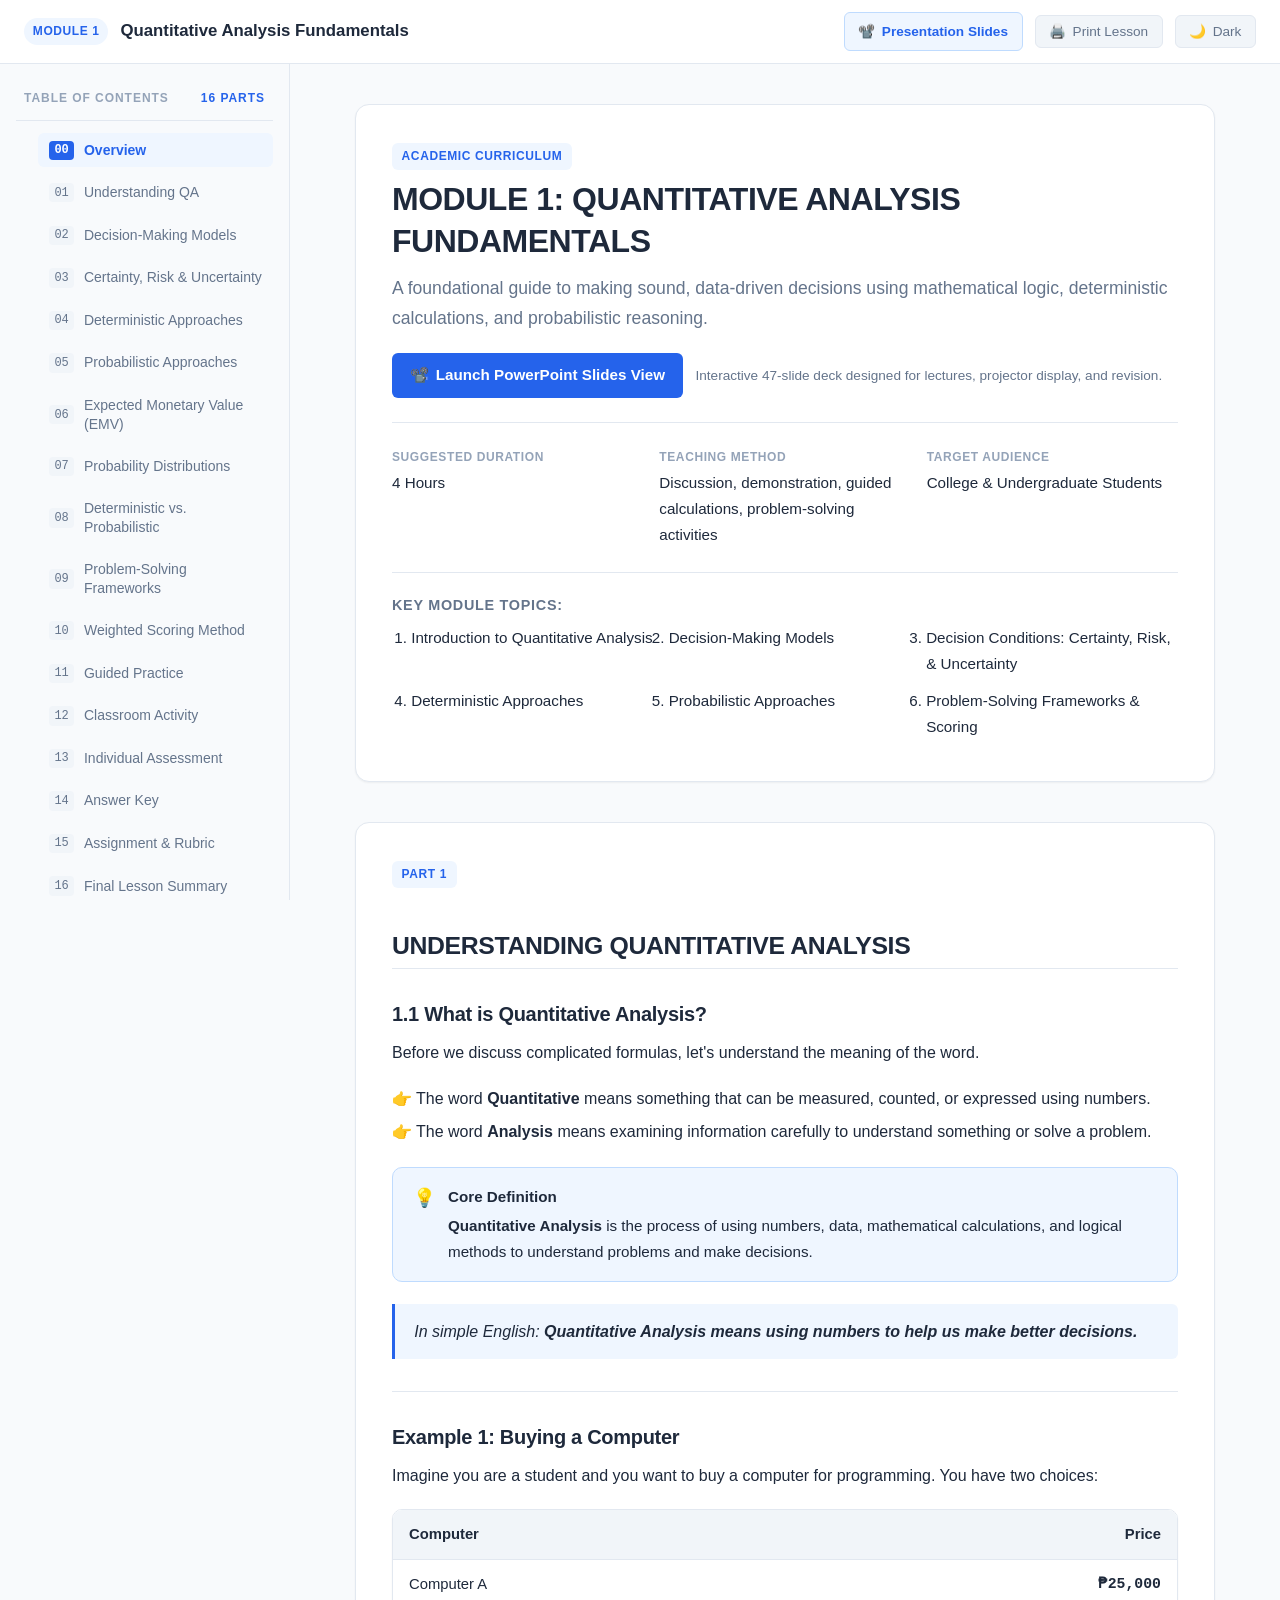
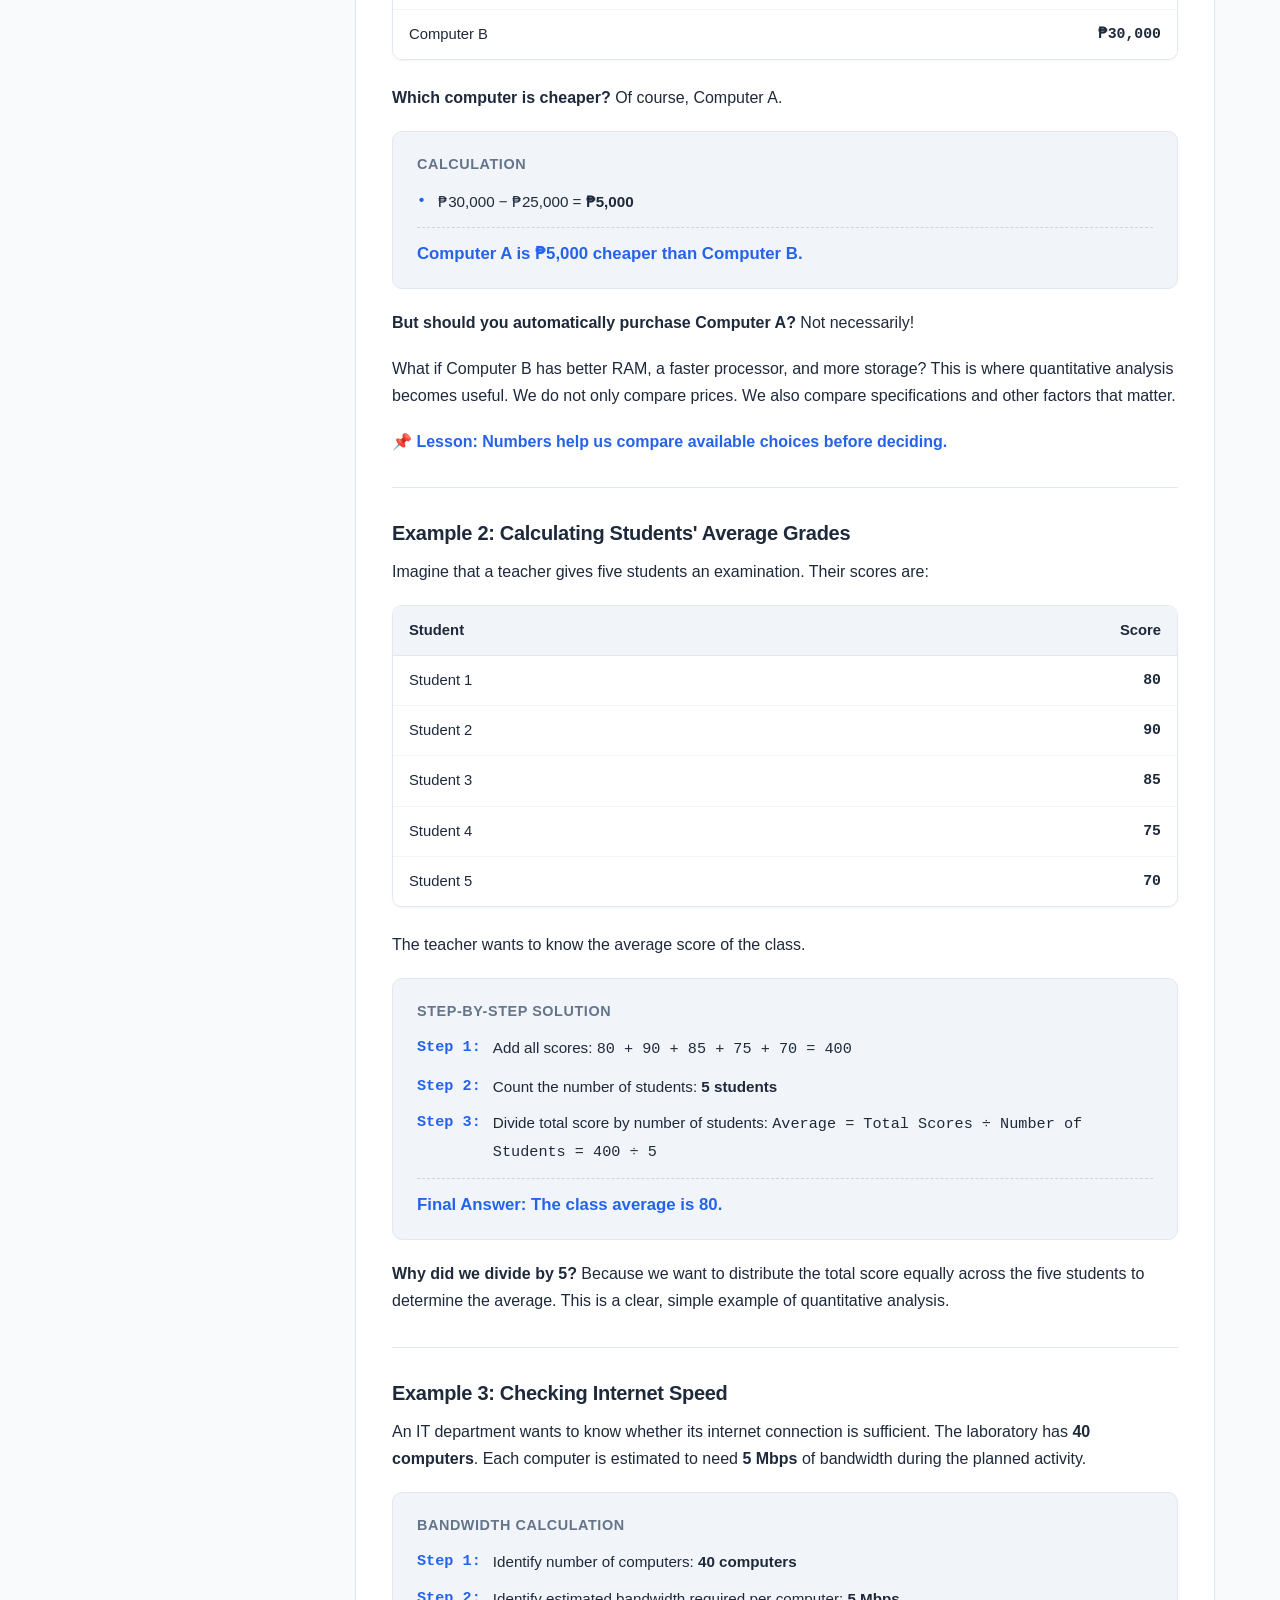
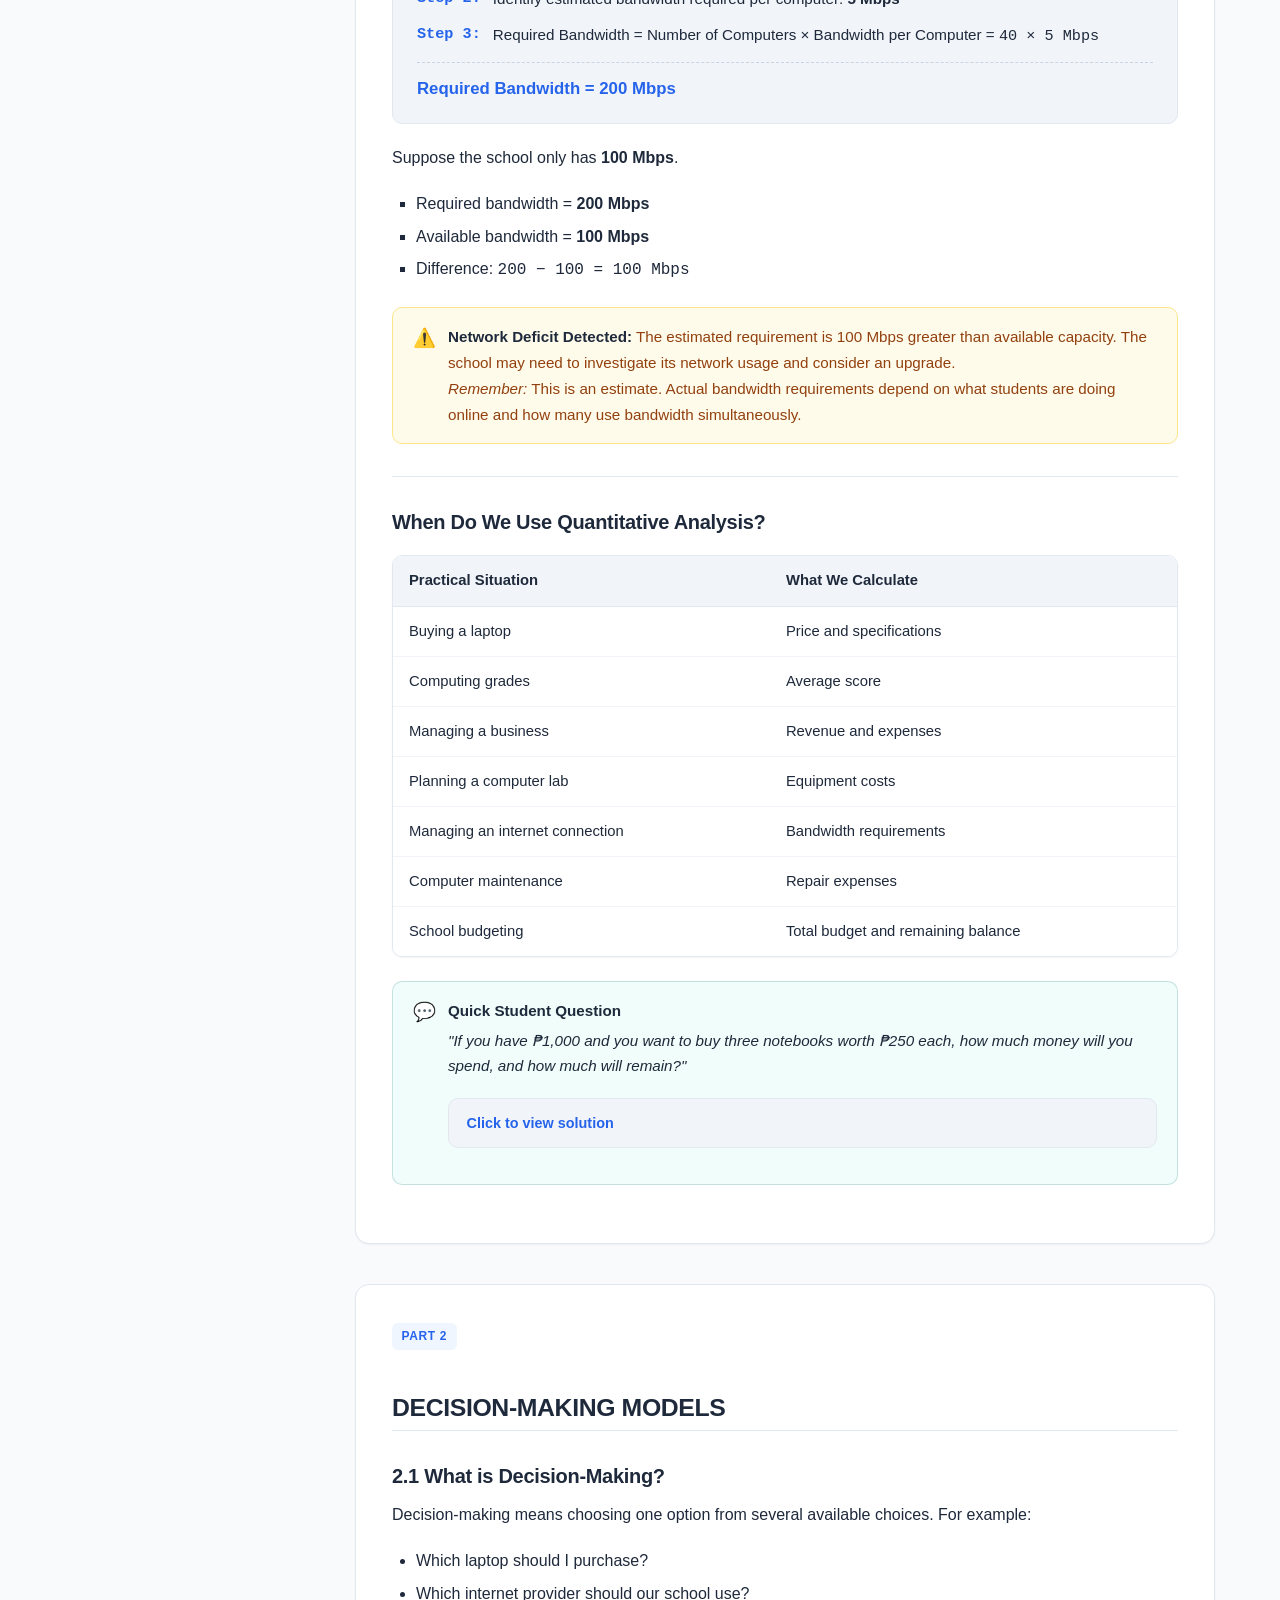
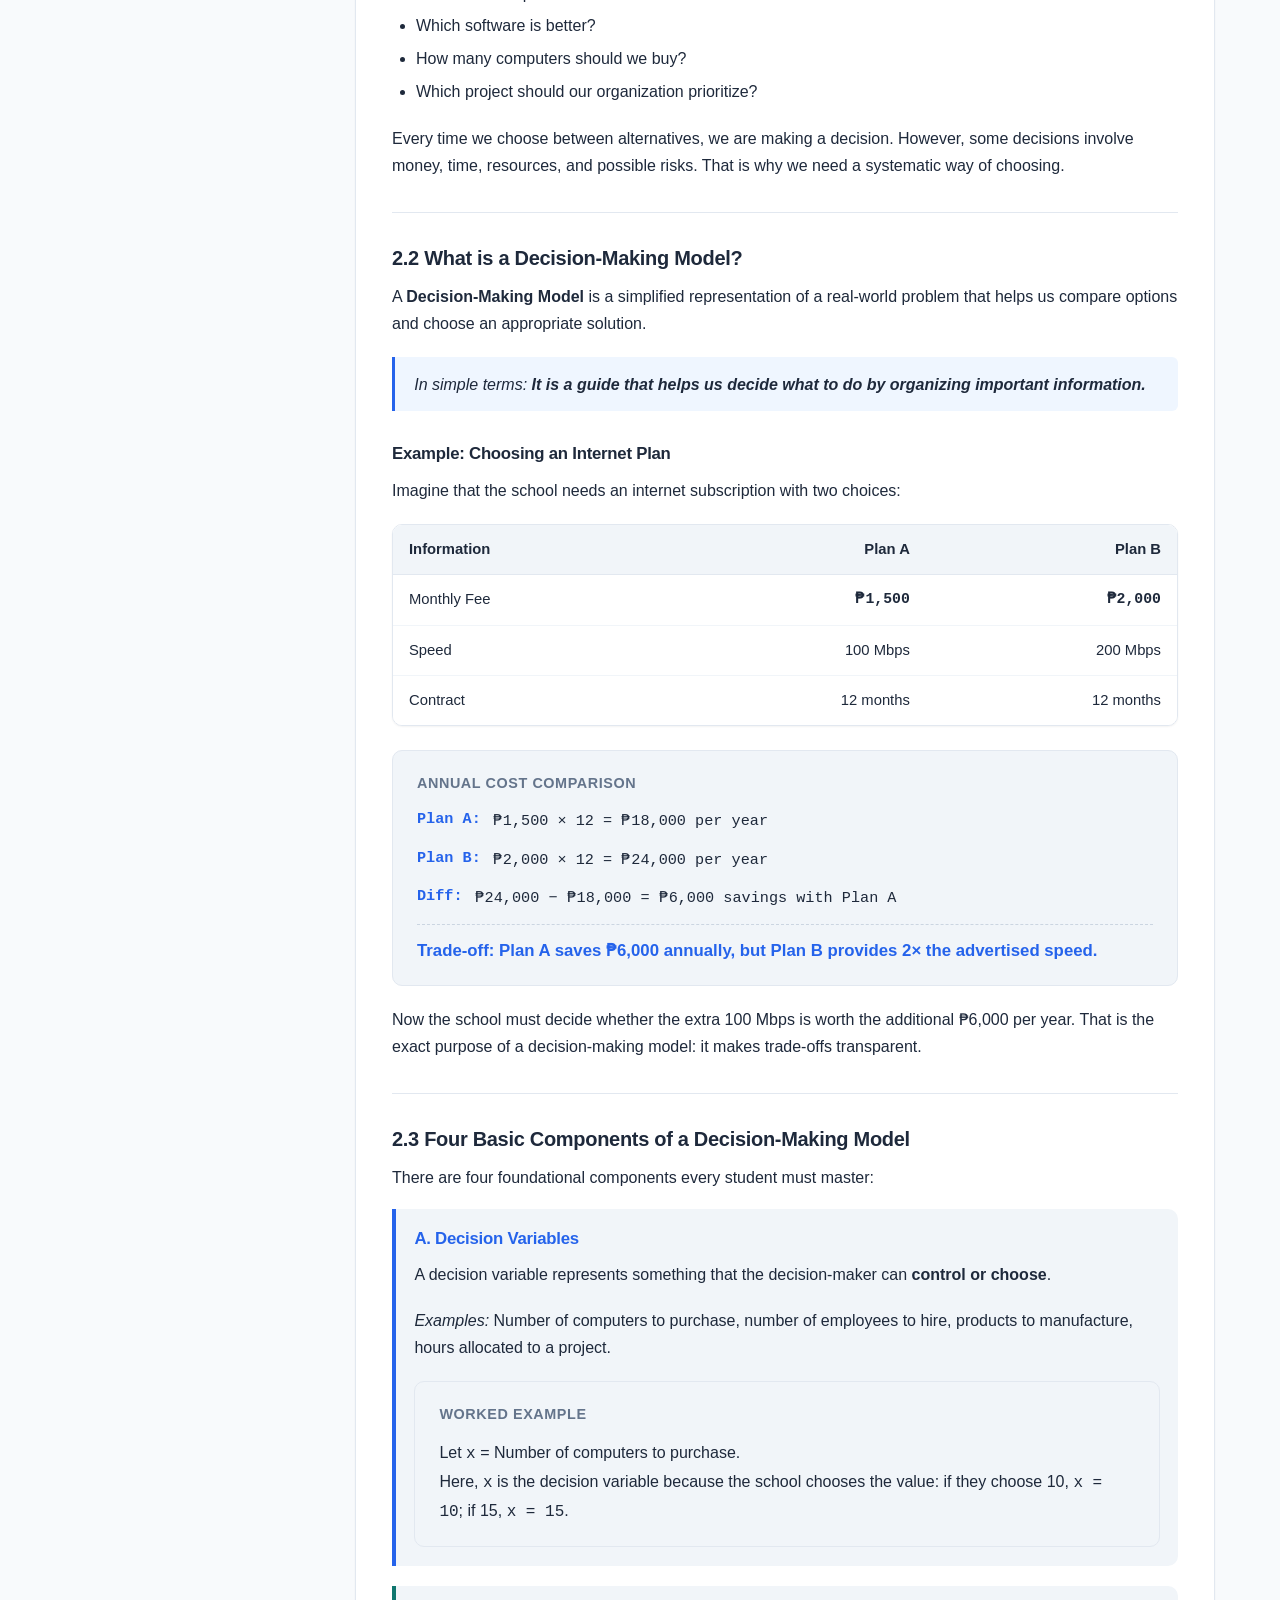
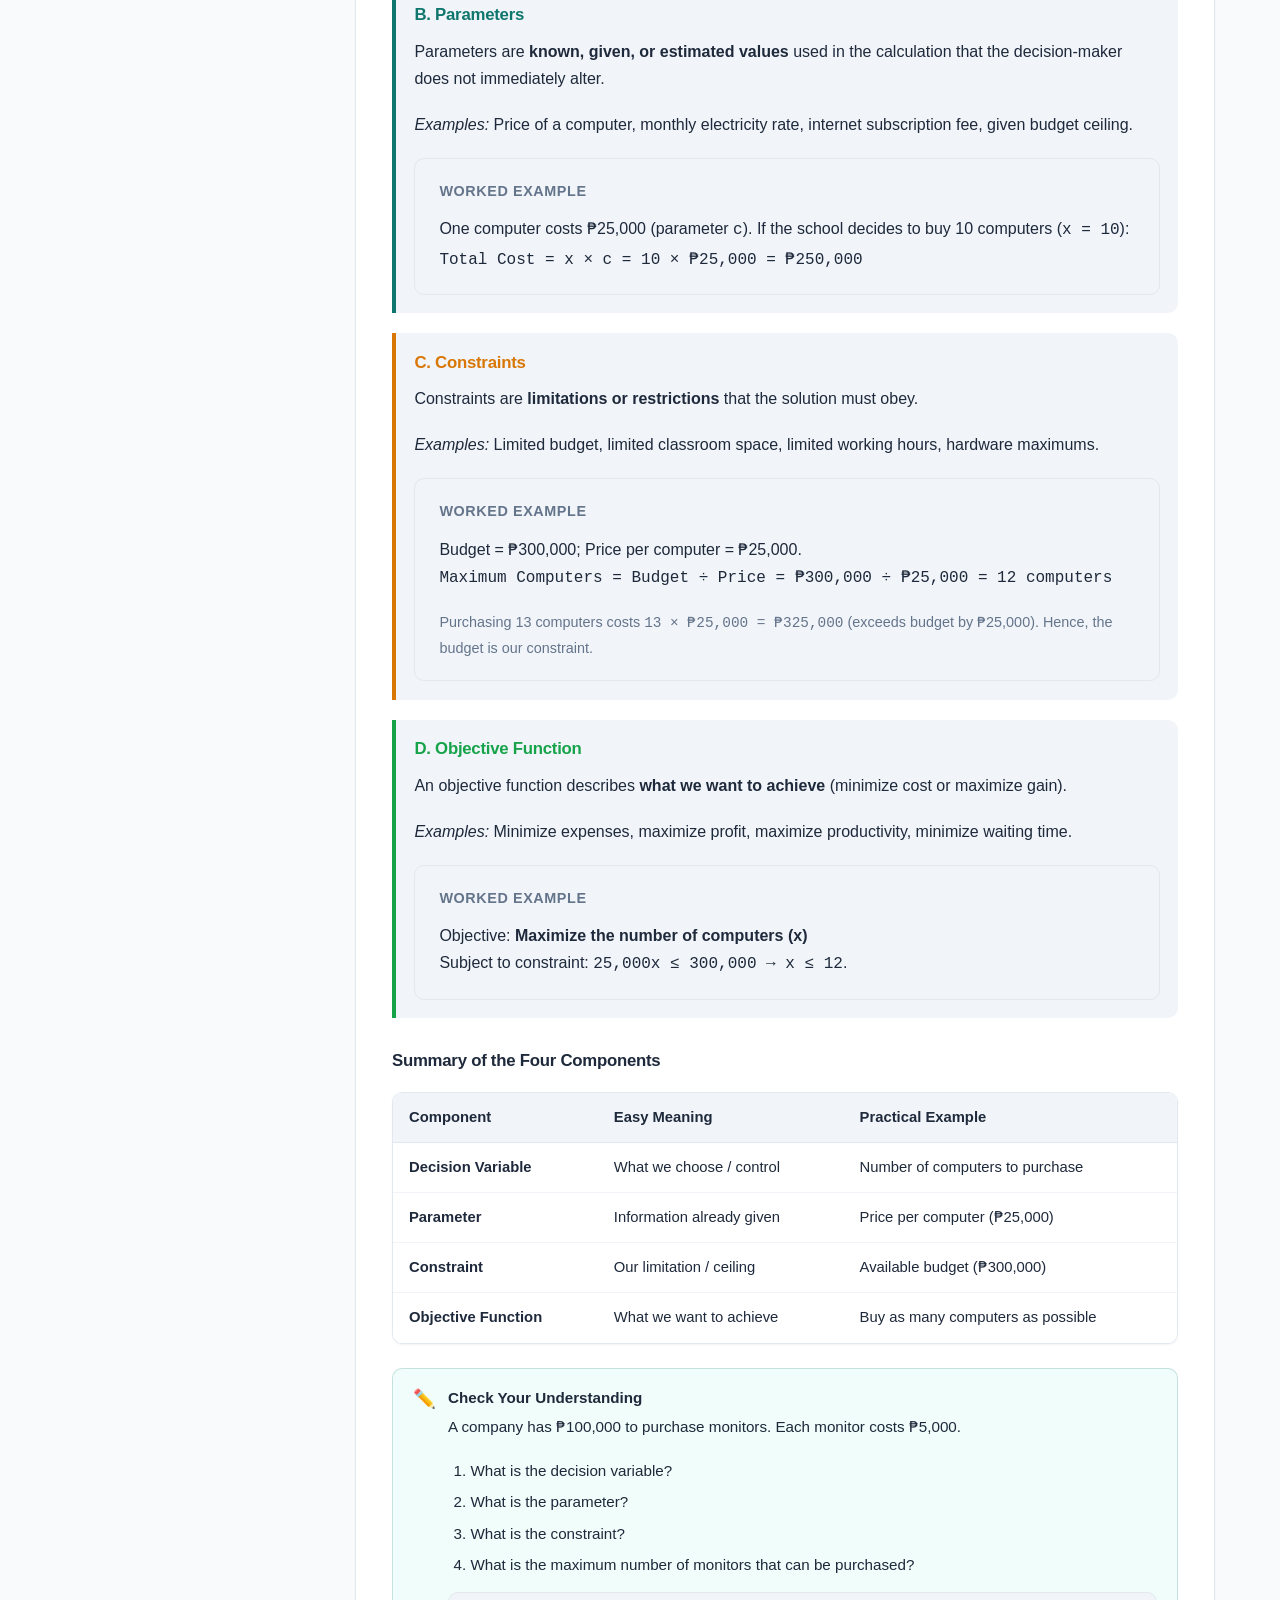
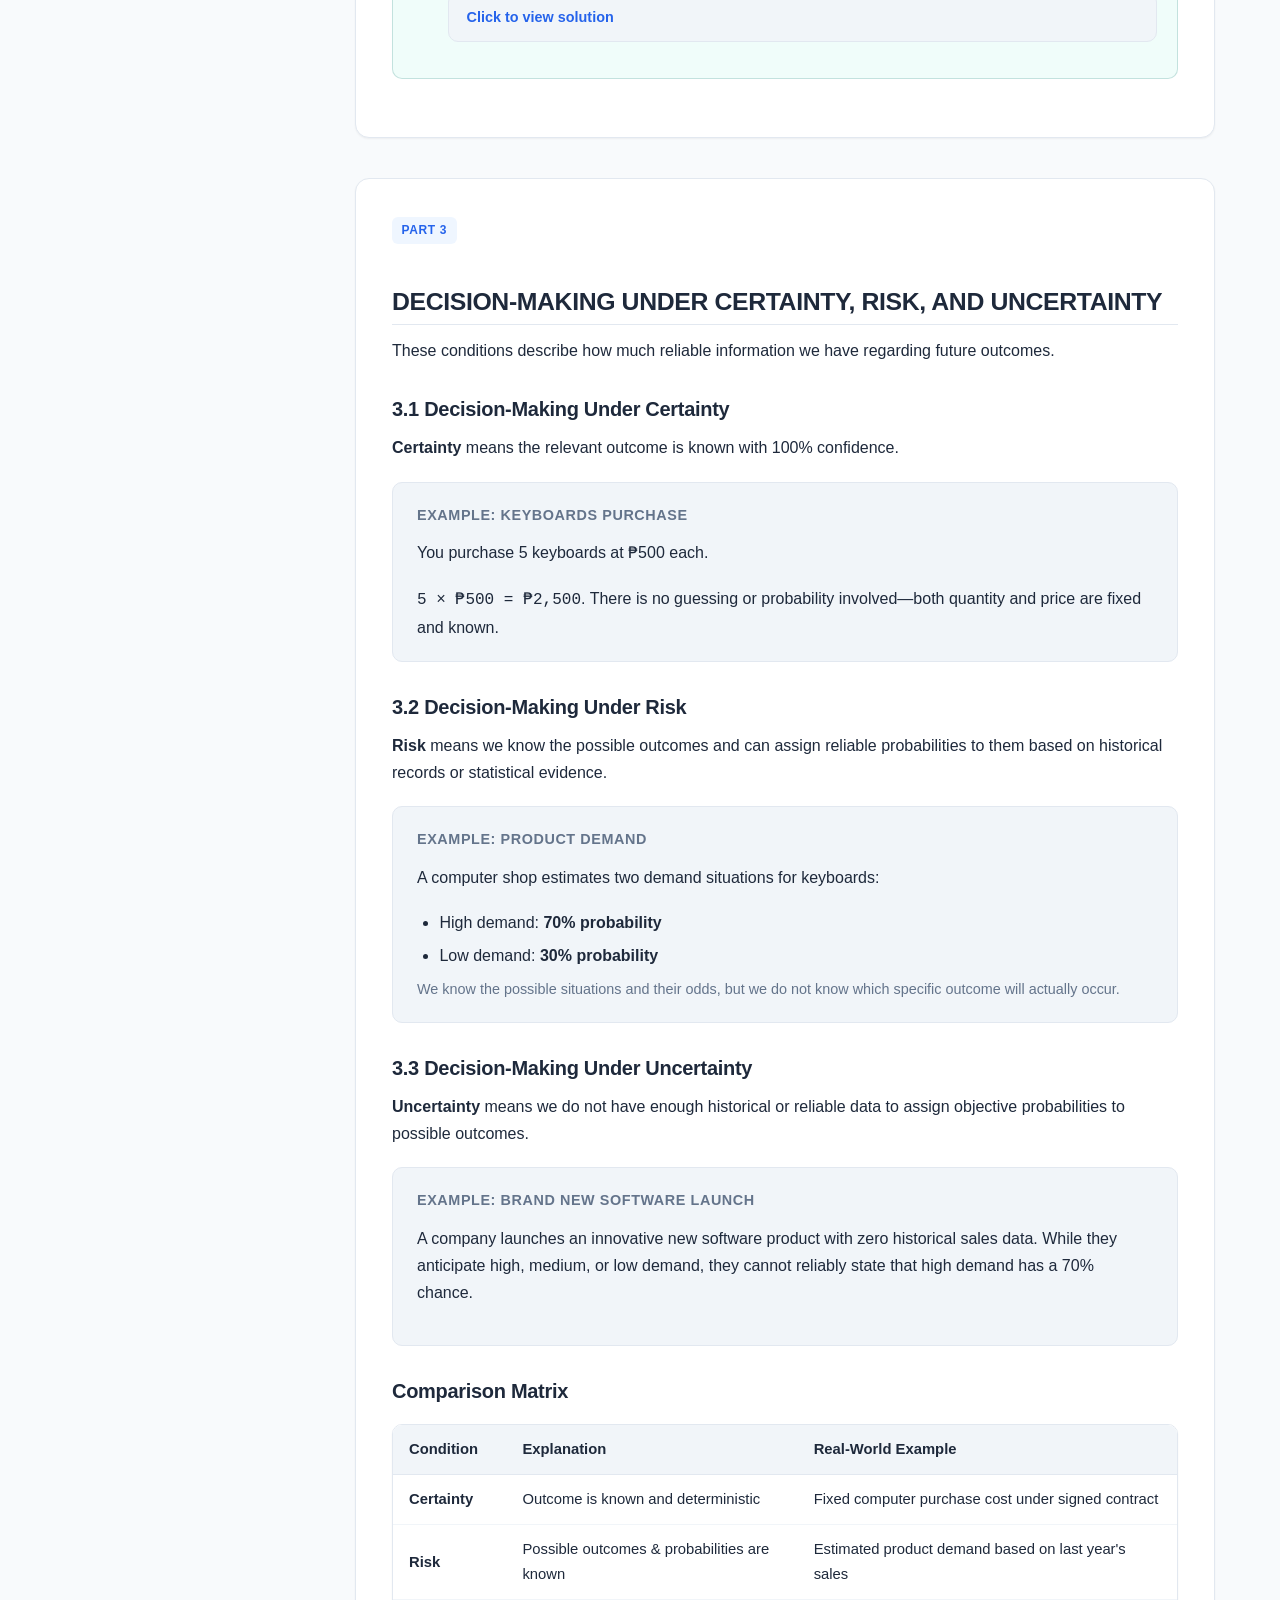
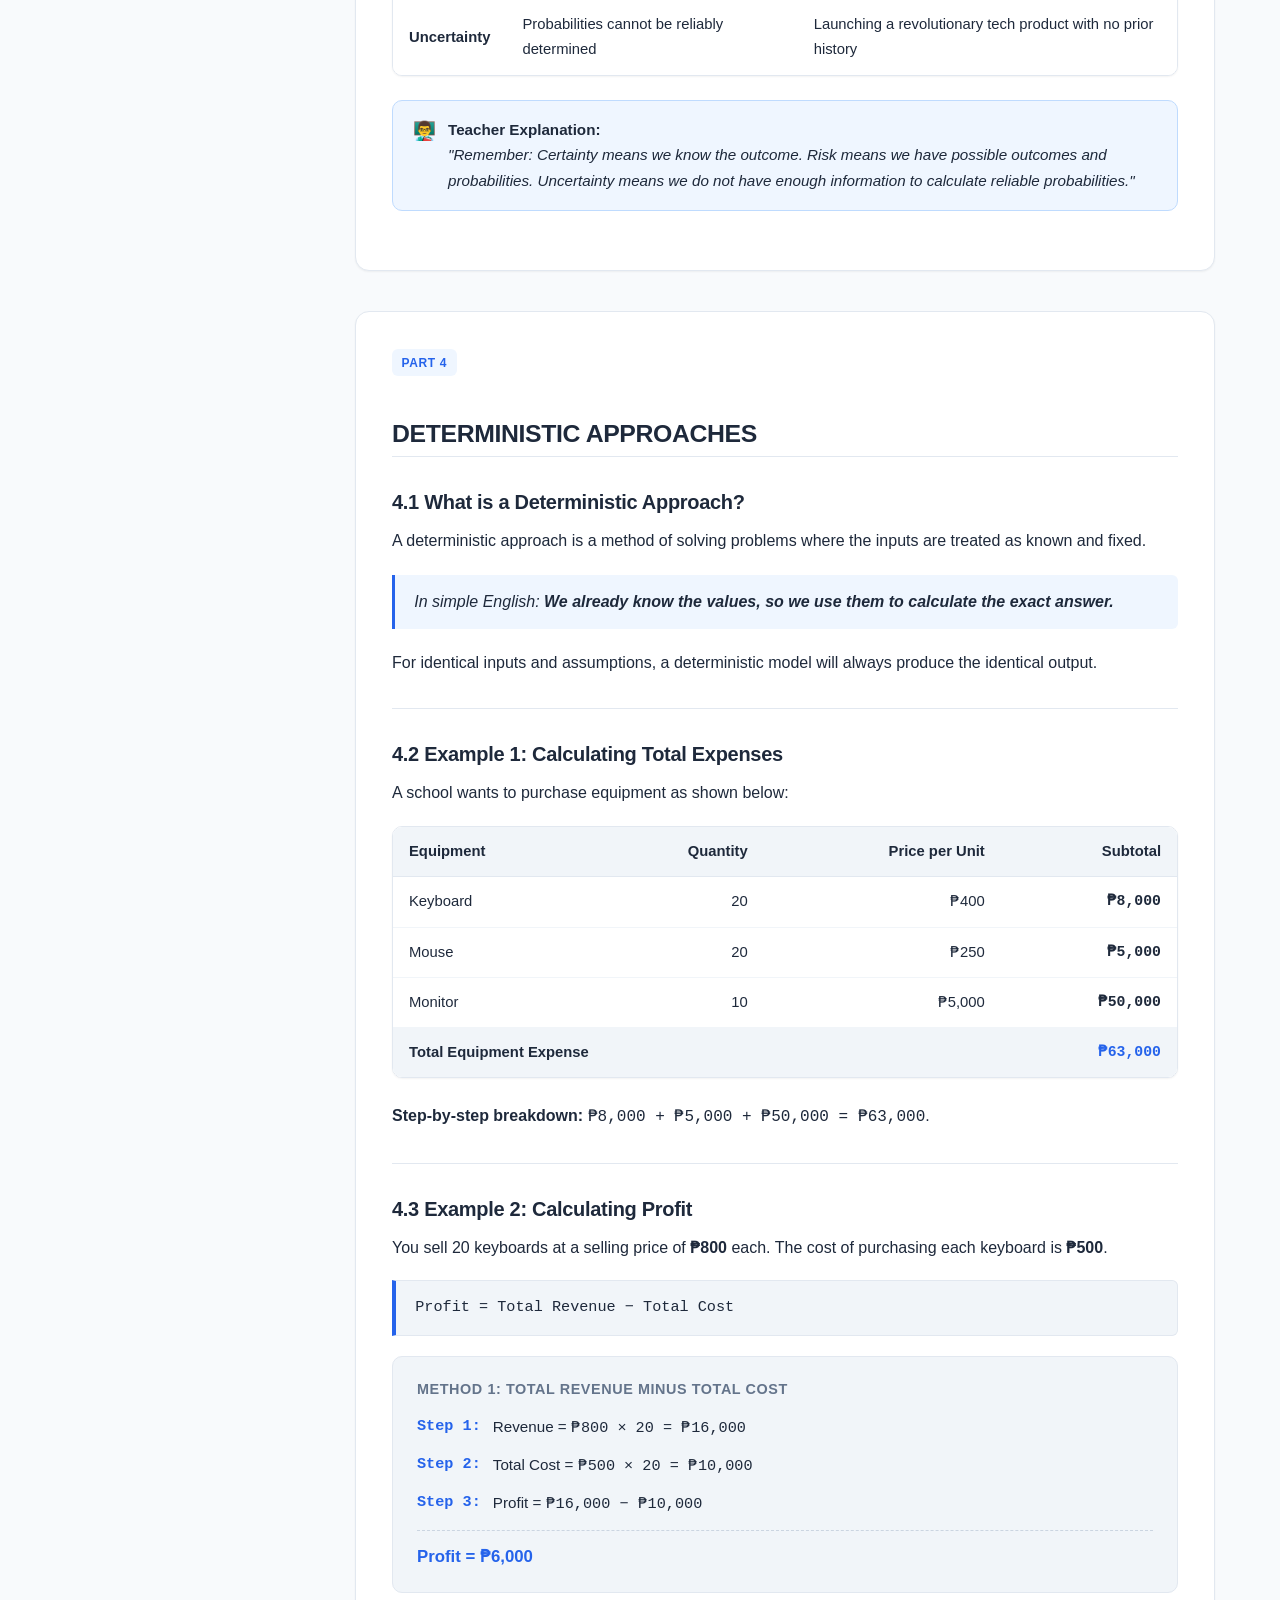
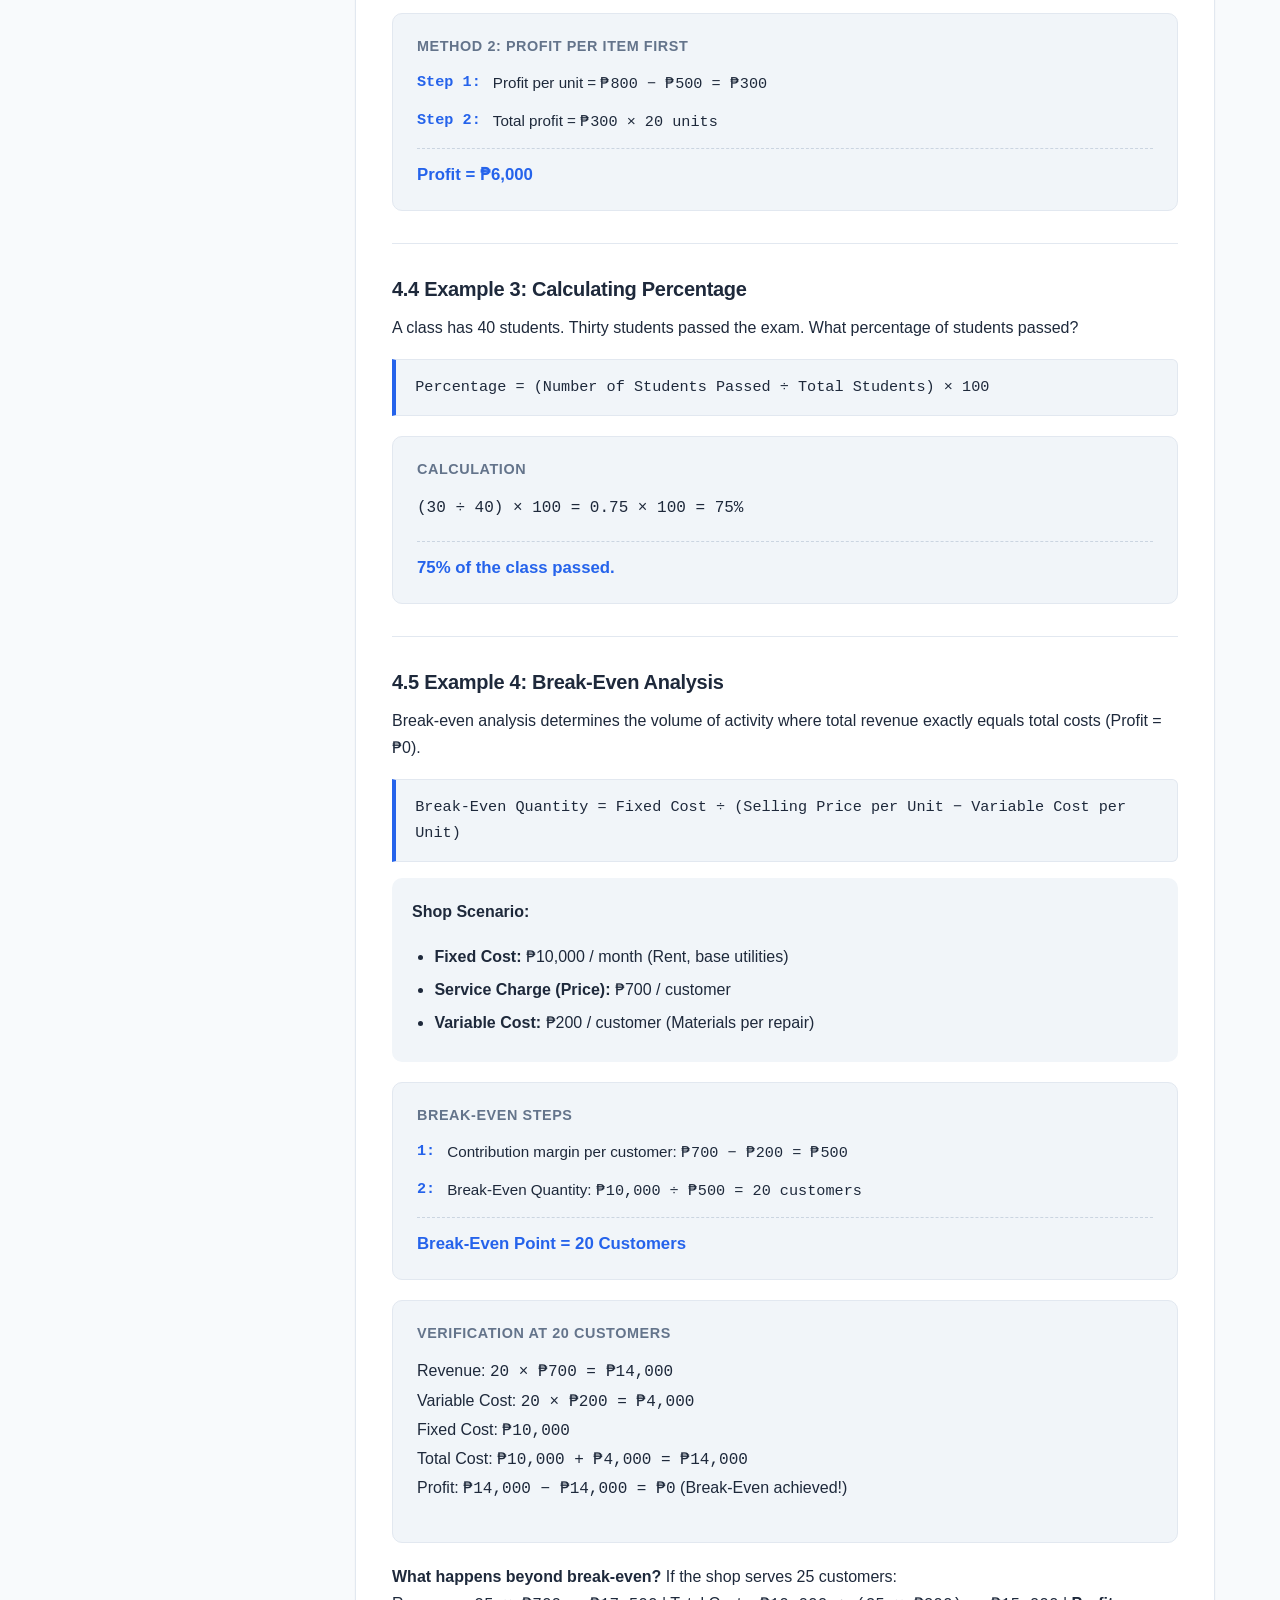
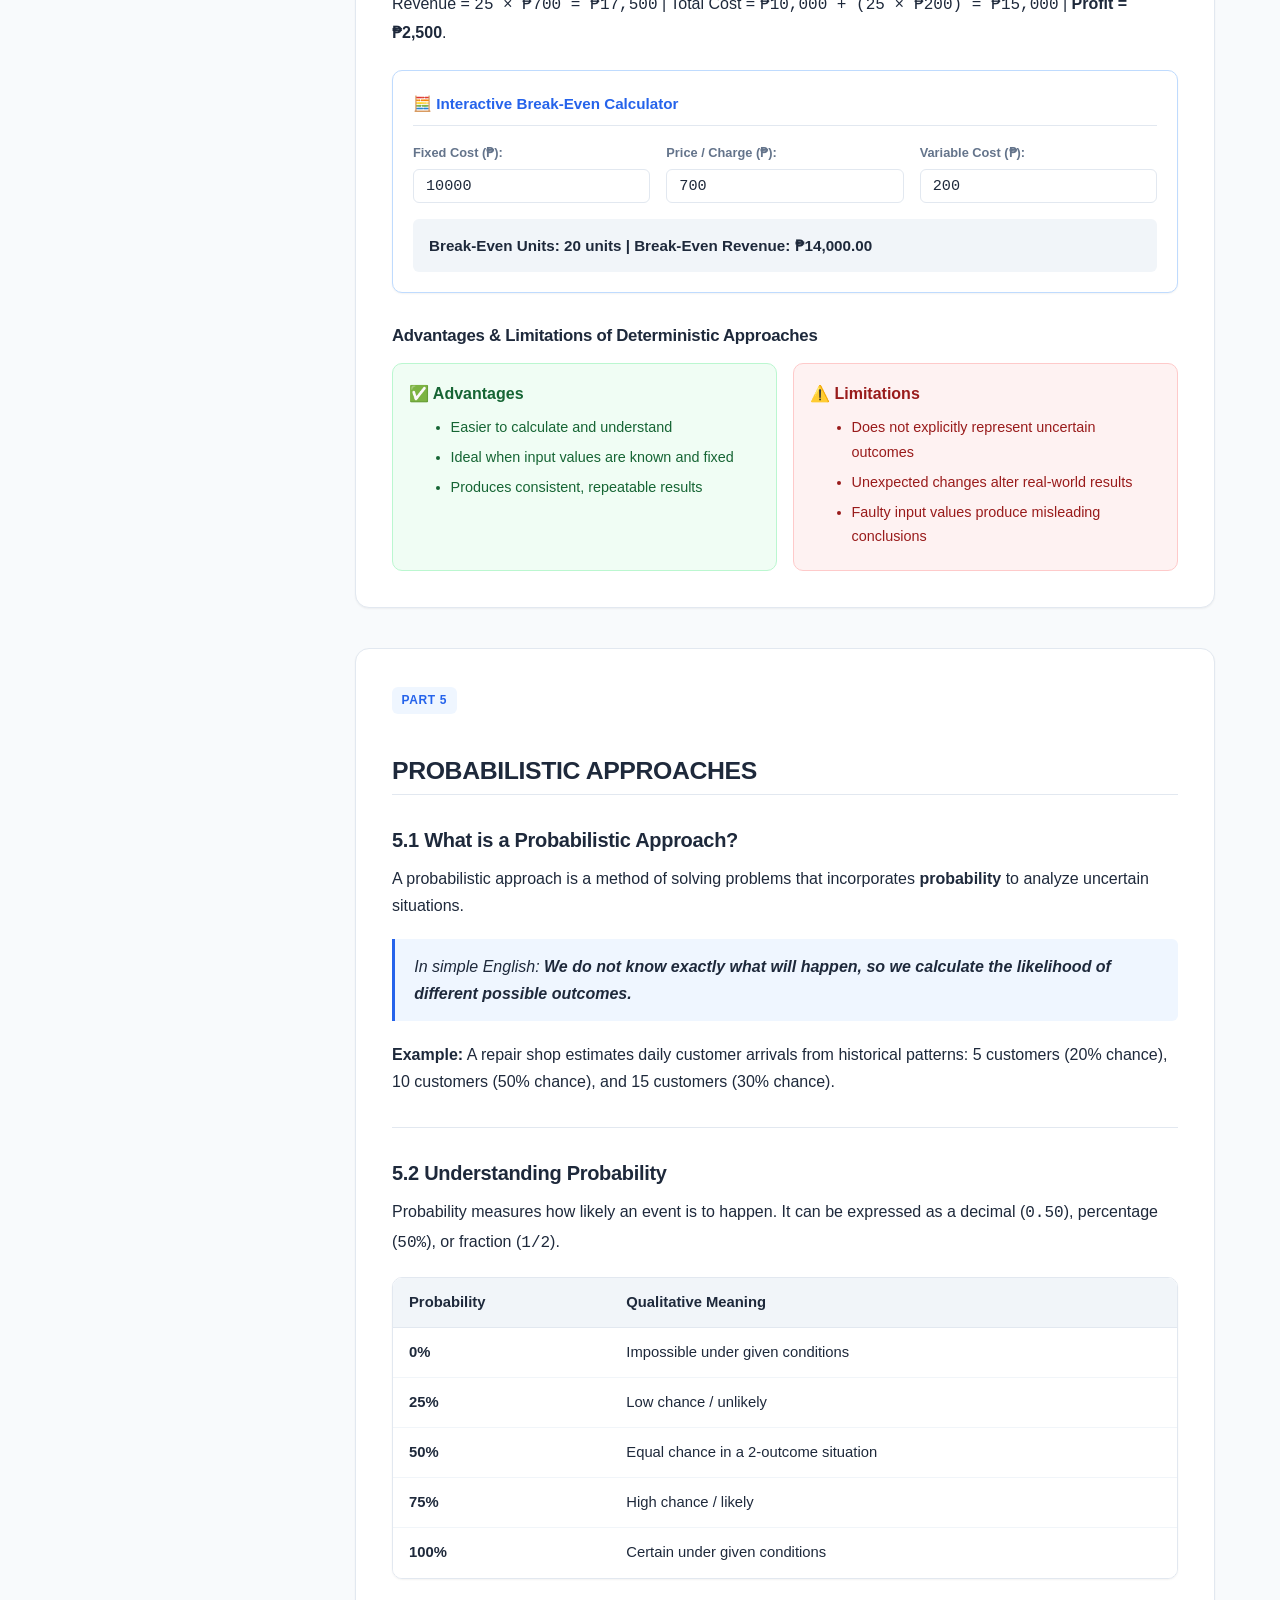
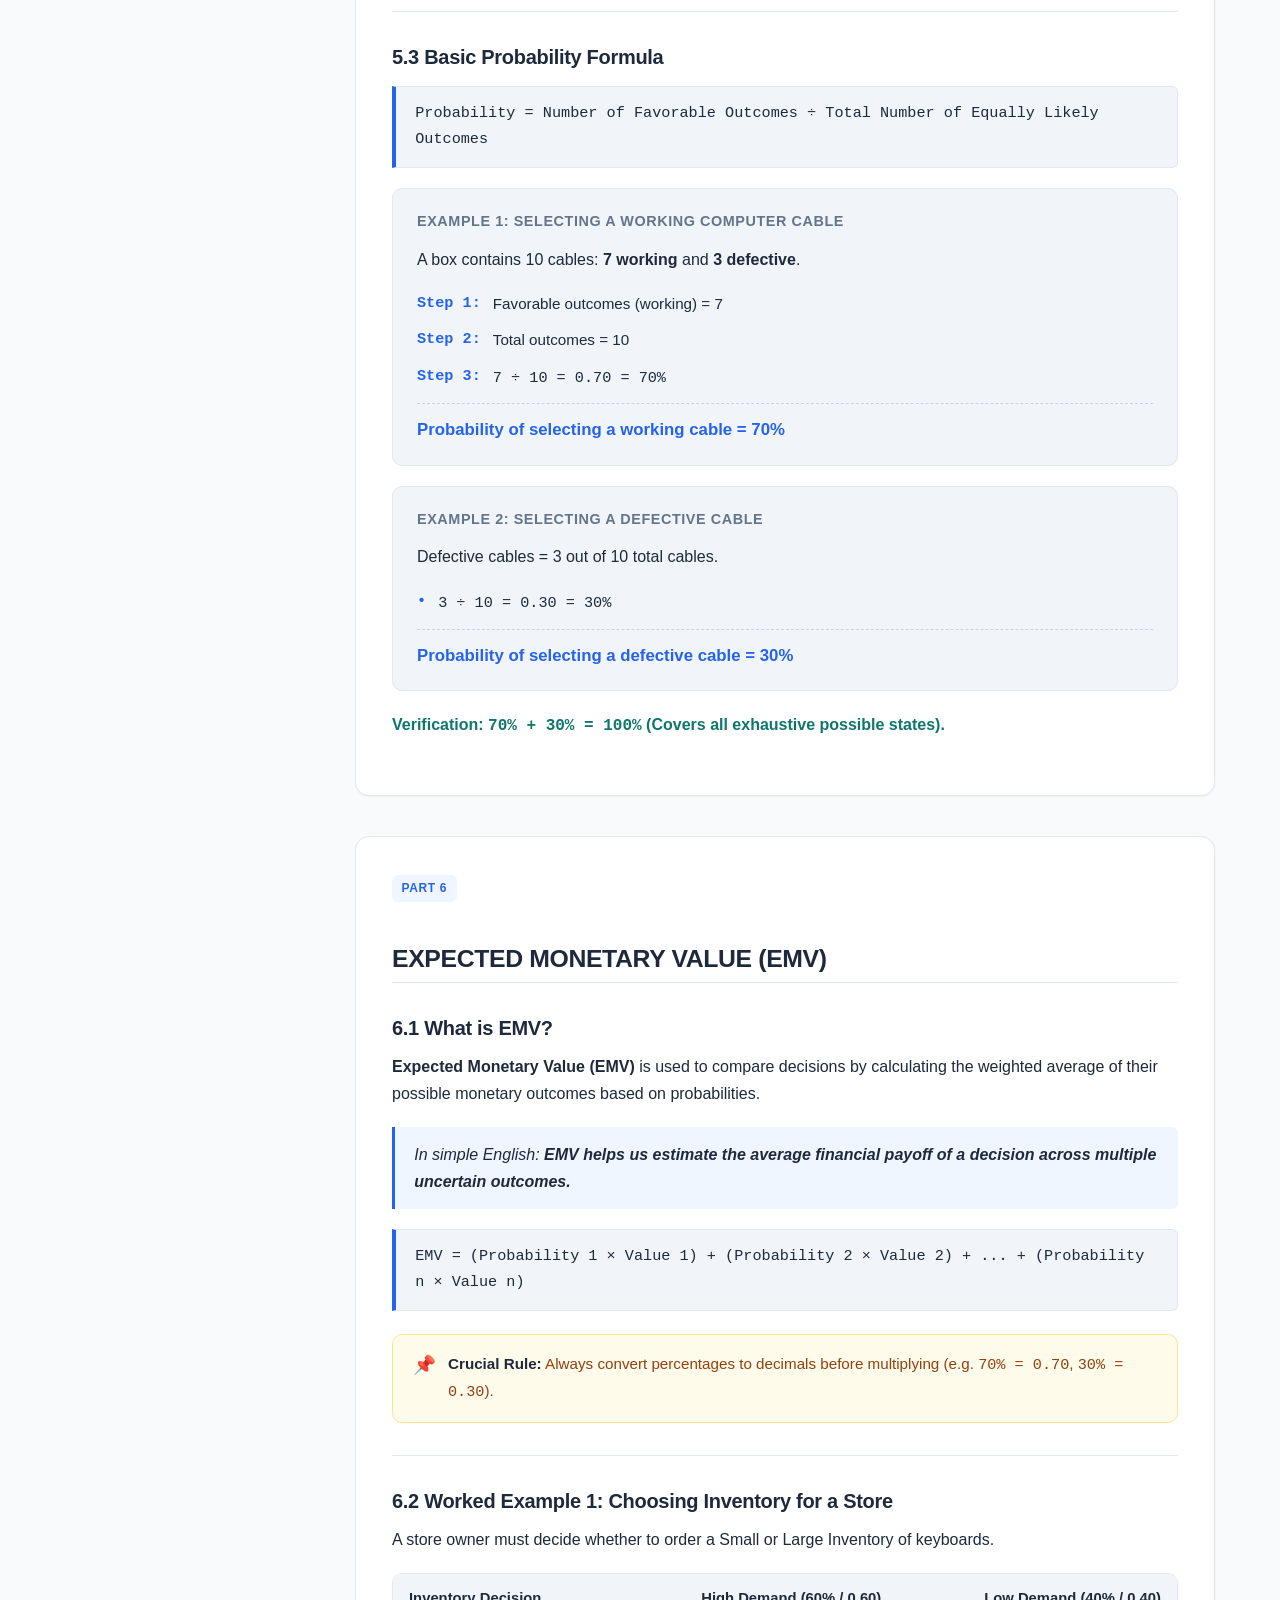
<file: index.html>
<!DOCTYPE html>
<html lang="en">
<head>
  <meta charset="UTF-8">
  <meta name="viewport" content="width=device-width, initial-scale=1.0">
  <title>Module 1: Quantitative Analysis Fundamentals</title>
  <link rel="stylesheet" href="styles.css">
</head>
<body>

  <!-- Top Navigation Bar -->
  <header class="top-nav">
    <div class="nav-left">
      <button class="menu-toggle" id="menuToggle" aria-label="Toggle Navigation Menu">☰</button>
      <div class="brand-wrap">
        <span class="brand-badge">Module 1</span>
        <span class="brand-title">Quantitative Analysis Fundamentals</span>
      </div>
    </div>
    <div class="nav-right">
      <a href="slides.html" class="btn-print" style="text-decoration: none; background-color: var(--primary-light); color: var(--primary); border-color: var(--primary-border); font-weight: 600;" title="Open PowerPoint Presentation View">
        <span>📽️</span> Presentation Slides
      </a>
      <button class="btn-print" id="btnPrint" title="Print or save as PDF">
        <span>🖨️</span> Print Lesson
      </button>
      <button class="theme-toggle" id="themeToggle" aria-label="Toggle Dark/Light Mode">
        <span id="themeIcon">🌙</span>
        <span id="themeText">Dark</span>
      </button>
    </div>
    <div class="reading-progress-container">
      <div class="reading-progress-bar" id="readingProgress"></div>
    </div>
  </header>

  <!-- Mobile Backdrop -->
  <div class="sidebar-backdrop" id="sidebarBackdrop"></div>

  <div class="app-layout">
    <!-- Sidebar Table of Contents -->
    <aside class="app-sidebar" id="sidebar">
      <div class="sidebar-header">
        <span>Table of Contents</span>
        <span style="font-size: 0.75rem; color: var(--primary);">16 Parts</span>
      </div>
      <nav>
        <ul class="toc-list">
          <li><a href="#overview" class="toc-link"><span class="toc-num">00</span> Overview</a></li>
          <li><a href="#part1" class="toc-link"><span class="toc-num">01</span> Understanding QA</a></li>
          <li><a href="#part2" class="toc-link"><span class="toc-num">02</span> Decision-Making Models</a></li>
          <li><a href="#part3" class="toc-link"><span class="toc-num">03</span> Certainty, Risk & Uncertainty</a></li>
          <li><a href="#part4" class="toc-link"><span class="toc-num">04</span> Deterministic Approaches</a></li>
          <li><a href="#part5" class="toc-link"><span class="toc-num">05</span> Probabilistic Approaches</a></li>
          <li><a href="#part6" class="toc-link"><span class="toc-num">06</span> Expected Monetary Value (EMV)</a></li>
          <li><a href="#part7" class="toc-link"><span class="toc-num">07</span> Probability Distributions</a></li>
          <li><a href="#part8" class="toc-link"><span class="toc-num">08</span> Deterministic vs. Probabilistic</a></li>
          <li><a href="#part9" class="toc-link"><span class="toc-num">09</span> Problem-Solving Frameworks</a></li>
          <li><a href="#part10" class="toc-link"><span class="toc-num">10</span> Weighted Scoring Method</a></li>
          <li><a href="#part11" class="toc-link"><span class="toc-num">11</span> Guided Practice</a></li>
          <li><a href="#part12" class="toc-link"><span class="toc-num">12</span> Classroom Activity</a></li>
          <li><a href="#part13" class="toc-link"><span class="toc-num">13</span> Individual Assessment</a></li>
          <li><a href="#part14" class="toc-link"><span class="toc-num">14</span> Answer Key</a></li>
          <li><a href="#part15" class="toc-link"><span class="toc-num">15</span> Assignment & Rubric</a></li>
          <li><a href="#part16" class="toc-link"><span class="toc-num">16</span> Final Lesson Summary</a></li>
        </ul>
      </nav>
    </aside>

    <!-- Main Content Area -->
    <main class="main-wrapper">
      <div class="main-content">

        <!-- Course Header / Hero -->
        <header class="lesson-hero" id="overview">
          <span class="section-badge">Academic Curriculum</span>
          <h1>MODULE 1: QUANTITATIVE ANALYSIS FUNDAMENTALS</h1>
          <p style="font-size: 1.1rem; color: var(--text-muted); margin-top: 0.5rem;">
            A foundational guide to making sound, data-driven decisions using mathematical logic, deterministic calculations, and probabilistic reasoning.
          </p>

          <div style="display: flex; gap: 0.75rem; align-items: center; margin-top: 1rem; flex-wrap: wrap;">
            <a href="slides.html" class="btn-primary" style="text-decoration: none; display: inline-flex; align-items: center; gap: 0.4rem; padding: 0.6rem 1.15rem; font-size: 0.95rem;" title="Open interactive slide presentation">
              <span>📽️</span> Launch PowerPoint Slides View
            </a>
            <span style="font-size: 0.85rem; color: var(--text-muted);">Interactive 47-slide deck designed for lectures, projector display, and revision.</span>
          </div>

          <div class="hero-meta-grid">
            <div class="meta-item">
              <span class="meta-label">Suggested Duration</span>
              <span class="meta-val">4 Hours</span>
            </div>
            <div class="meta-item">
              <span class="meta-label">Teaching Method</span>
              <span class="meta-val">Discussion, demonstration, guided calculations, problem-solving activities</span>
            </div>
            <div class="meta-item">
              <span class="meta-label">Target Audience</span>
              <span class="meta-val">College & Undergraduate Students</span>
            </div>
          </div>

          <div style="margin-top: 1.5rem; padding-top: 1.25rem; border-top: 1px solid var(--border-color);">
            <strong style="display:block; margin-bottom: 0.5rem; font-size: 0.9rem; text-transform: uppercase; letter-spacing: 0.05em; color: var(--text-muted);">Key Module Topics:</strong>
            <ol style="margin-bottom: 0; padding-left: 1.2rem; font-size: 0.95rem; display: grid; grid-template-columns: repeat(auto-fit, minmax(240px, 1fr)); gap: 0.35rem;">
              <li>Introduction to Quantitative Analysis</li>
              <li>Decision-Making Models</li>
              <li>Decision Conditions: Certainty, Risk, & Uncertainty</li>
              <li>Deterministic Approaches</li>
              <li>Probabilistic Approaches</li>
              <li>Problem-Solving Frameworks & Scoring</li>
            </ol>
          </div>
        </header>

        <!-- PART 1 -->
        <section class="section-card" id="part1">
          <span class="section-badge">Part 1</span>
          <h2>UNDERSTANDING QUANTITATIVE ANALYSIS</h2>

          <h3>1.1 What is Quantitative Analysis?</h3>
          <p>Before we discuss complicated formulas, let's understand the meaning of the word.</p>
          
          <ul style="list-style-type: '👉 '; padding-left: 1.5rem;">
            <li>The word <strong>Quantitative</strong> means something that can be measured, counted, or expressed using numbers.</li>
            <li>The word <strong>Analysis</strong> means examining information carefully to understand something or solve a problem.</li>
          </ul>

          <div class="callout callout-teacher">
            <span class="callout-icon">💡</span>
            <div class="callout-body">
              <div class="callout-title">Core Definition</div>
              <p style="margin: 0;"><strong>Quantitative Analysis</strong> is the process of using numbers, data, mathematical calculations, and logical methods to understand problems and make decisions.</p>
            </div>
          </div>

          <blockquote>
            In simple English: <strong>Quantitative Analysis means using numbers to help us make better decisions.</strong>
          </blockquote>

          <hr style="border: 0; border-top: 1px solid var(--border-color); margin: 2rem 0;">

          <h3>Example 1: Buying a Computer</h3>
          <p>Imagine you are a student and you want to buy a computer for programming. You have two choices:</p>

          <div class="table-container">
            <table>
              <thead>
                <tr>
                  <th>Computer</th>
                  <th class="text-right">Price</th>
                </tr>
              </thead>
              <tbody>
                <tr>
                  <td>Computer A</td>
                  <td class="text-right num-highlight">₱25,000</td>
                </tr>
                <tr>
                  <td>Computer B</td>
                  <td class="text-right num-highlight">₱30,000</td>
                </tr>
              </tbody>
            </table>
          </div>

          <p><strong>Which computer is cheaper?</strong> Of course, Computer A.</p>

          <div class="calculation-box">
            <div class="calculation-title">Calculation</div>
            <div class="calc-step">
              <span class="calc-step-num">•</span>
              <span>₱30,000 − ₱25,000 = <strong>₱5,000</strong></span>
            </div>
            <div class="calc-result">Computer A is ₱5,000 cheaper than Computer B.</div>
          </div>

          <p><strong>But should you automatically purchase Computer A?</strong> Not necessarily!</p>
          <p>What if Computer B has better RAM, a faster processor, and more storage? This is where quantitative analysis becomes useful. We do not only compare prices. We also compare specifications and other factors that matter.</p>
          
          <p style="font-weight: 600; color: var(--primary);">📌 Lesson: Numbers help us compare available choices before deciding.</p>

          <hr style="border: 0; border-top: 1px solid var(--border-color); margin: 2rem 0;">

          <h3>Example 2: Calculating Students' Average Grades</h3>
          <p>Imagine that a teacher gives five students an examination. Their scores are:</p>

          <div class="table-container">
            <table>
              <thead>
                <tr>
                  <th>Student</th>
                  <th class="text-right">Score</th>
                </tr>
              </thead>
              <tbody>
                <tr><td>Student 1</td><td class="text-right num-highlight">80</td></tr>
                <tr><td>Student 2</td><td class="text-right num-highlight">90</td></tr>
                <tr><td>Student 3</td><td class="text-right num-highlight">85</td></tr>
                <tr><td>Student 4</td><td class="text-right num-highlight">75</td></tr>
                <tr><td>Student 5</td><td class="text-right num-highlight">70</td></tr>
              </tbody>
            </table>
          </div>

          <p>The teacher wants to know the average score of the class.</p>

          <div class="calculation-box">
            <div class="calculation-title">Step-by-Step Solution</div>
            <div class="calc-step">
              <span class="calc-step-num">Step 1:</span>
              <span>Add all scores: <code>80 + 90 + 85 + 75 + 70 = 400</code></span>
            </div>
            <div class="calc-step">
              <span class="calc-step-num">Step 2:</span>
              <span>Count the number of students: <strong>5 students</strong></span>
            </div>
            <div class="calc-step">
              <span class="calc-step-num">Step 3:</span>
              <span>Divide total score by number of students: <code>Average = Total Scores ÷ Number of Students = 400 ÷ 5</code></span>
            </div>
            <div class="calc-result">Final Answer: The class average is 80.</div>
          </div>

          <p><strong>Why did we divide by 5?</strong> Because we want to distribute the total score equally across the five students to determine the average. This is a clear, simple example of quantitative analysis.</p>

          <hr style="border: 0; border-top: 1px solid var(--border-color); margin: 2rem 0;">

          <h3>Example 3: Checking Internet Speed</h3>
          <p>An IT department wants to know whether its internet connection is sufficient. The laboratory has <strong>40 computers</strong>. Each computer is estimated to need <strong>5 Mbps</strong> of bandwidth during the planned activity.</p>

          <div class="calculation-box">
            <div class="calculation-title">Bandwidth Calculation</div>
            <div class="calc-step">
              <span class="calc-step-num">Step 1:</span>
              <span>Identify number of computers: <strong>40 computers</strong></span>
            </div>
            <div class="calc-step">
              <span class="calc-step-num">Step 2:</span>
              <span>Identify estimated bandwidth required per computer: <strong>5 Mbps</strong></span>
            </div>
            <div class="calc-step">
              <span class="calc-step-num">Step 3:</span>
              <span>Required Bandwidth = Number of Computers × Bandwidth per Computer = <code>40 × 5 Mbps</code></span>
            </div>
            <div class="calc-result">Required Bandwidth = 200 Mbps</div>
          </div>

          <p>Suppose the school only has <strong>100 Mbps</strong>.</p>
          <ul style="list-style-type: square; padding-left: 1.5rem;">
            <li>Required bandwidth = <strong>200 Mbps</strong></li>
            <li>Available bandwidth = <strong>100 Mbps</strong></li>
            <li>Difference: <code>200 − 100 = 100 Mbps</code></li>
          </ul>

          <div class="callout callout-warning">
            <span class="callout-icon">⚠️</span>
            <div class="callout-body">
              <strong>Network Deficit Detected:</strong> The estimated requirement is 100 Mbps greater than available capacity. The school may need to investigate its network usage and consider an upgrade.<br>
              <em>Remember:</em> This is an estimate. Actual bandwidth requirements depend on what students are doing online and how many use bandwidth simultaneously.
            </div>
          </div>

          <hr style="border: 0; border-top: 1px solid var(--border-color); margin: 2rem 0;">

          <h3>When Do We Use Quantitative Analysis?</h3>
          <div class="table-container">
            <table>
              <thead>
                <tr>
                  <th>Practical Situation</th>
                  <th>What We Calculate</th>
                </tr>
              </thead>
              <tbody>
                <tr><td>Buying a laptop</td><td>Price and specifications</td></tr>
                <tr><td>Computing grades</td><td>Average score</td></tr>
                <tr><td>Managing a business</td><td>Revenue and expenses</td></tr>
                <tr><td>Planning a computer lab</td><td>Equipment costs</td></tr>
                <tr><td>Managing an internet connection</td><td>Bandwidth requirements</td></tr>
                <tr><td>Computer maintenance</td><td>Repair expenses</td></tr>
                <tr><td>School budgeting</td><td>Total budget and remaining balance</td></tr>
              </tbody>
            </table>
          </div>

          <div class="callout callout-tip">
            <span class="callout-icon">💬</span>
            <div class="callout-body">
              <div class="callout-title">Quick Student Question</div>
              <p><em>"If you have ₱1,000 and you want to buy three notebooks worth ₱250 each, how much money will you spend, and how much will remain?"</em></p>
              
              <details class="solution-accordion" style="margin-top: 0.5rem;">
                <summary>Click to view solution</summary>
                <div class="solution-content">
                  <p><strong>Total Expense:</strong> <code>3 × ₱250 = ₱750</code></p>
                  <p><strong>Remaining Money:</strong> <code>₱1,000 − ₱750 = ₱250</code></p>
                  <p style="margin-bottom: 0; color: var(--text-muted);"><strong>Explanation:</strong> We used multiplication to calculate expenses and subtraction to determine remaining money. Even everyday shopping decisions rely on quantitative analysis.</p>
                </div>
              </details>
            </div>
          </div>
        </section>

        <!-- PART 2 -->
        <section class="section-card" id="part2">
          <span class="section-badge">Part 2</span>
          <h2>DECISION-MAKING MODELS</h2>

          <h3>2.1 What is Decision-Making?</h3>
          <p>Decision-making means choosing one option from several available choices. For example:</p>
          <ul style="list-style-type: disc; padding-left: 1.5rem;">
            <li>Which laptop should I purchase?</li>
            <li>Which internet provider should our school use?</li>
            <li>Which software is better?</li>
            <li>How many computers should we buy?</li>
            <li>Which project should our organization prioritize?</li>
          </ul>
          <p>Every time we choose between alternatives, we are making a decision. However, some decisions involve money, time, resources, and possible risks. That is why we need a systematic way of choosing.</p>

          <hr style="border: 0; border-top: 1px solid var(--border-color); margin: 2rem 0;">

          <h3>2.2 What is a Decision-Making Model?</h3>
          <p>A <strong>Decision-Making Model</strong> is a simplified representation of a real-world problem that helps us compare options and choose an appropriate solution.</p>
          <blockquote>
            In simple terms: <strong>It is a guide that helps us decide what to do by organizing important information.</strong>
          </blockquote>

          <h4>Example: Choosing an Internet Plan</h4>
          <p>Imagine that the school needs an internet subscription with two choices:</p>

          <div class="table-container">
            <table>
              <thead>
                <tr>
                  <th>Information</th>
                  <th class="text-right">Plan A</th>
                  <th class="text-right">Plan B</th>
                </tr>
              </thead>
              <tbody>
                <tr><td>Monthly Fee</td><td class="text-right num-highlight">₱1,500</td><td class="text-right num-highlight">₱2,000</td></tr>
                <tr><td>Speed</td><td class="text-right">100 Mbps</td><td class="text-right">200 Mbps</td></tr>
                <tr><td>Contract</td><td class="text-right">12 months</td><td class="text-right">12 months</td></tr>
              </tbody>
            </table>
          </div>

          <div class="calculation-box">
            <div class="calculation-title">Annual Cost Comparison</div>
            <div class="calc-step">
              <span class="calc-step-num">Plan A:</span>
              <span><code>₱1,500 × 12 = ₱18,000 per year</code></span>
            </div>
            <div class="calc-step">
              <span class="calc-step-num">Plan B:</span>
              <span><code>₱2,000 × 12 = ₱24,000 per year</code></span>
            </div>
            <div class="calc-step">
              <span class="calc-step-num">Diff:</span>
              <span><code>₱24,000 − ₱18,000 = ₱6,000 savings with Plan A</code></span>
            </div>
            <div class="calc-result">Trade-off: Plan A saves ₱6,000 annually, but Plan B provides 2× the advertised speed.</div>
          </div>
          <p>Now the school must decide whether the extra 100 Mbps is worth the additional ₱6,000 per year. That is the exact purpose of a decision-making model: it makes trade-offs transparent.</p>

          <hr style="border: 0; border-top: 1px solid var(--border-color); margin: 2rem 0;">

          <h3>2.3 Four Basic Components of a Decision-Making Model</h3>
          <p>There are four foundational components every student must master:</p>

          <div style="display: grid; gap: 1.25rem; margin-top: 1rem;">
            <!-- Component A -->
            <div style="background-color: var(--bg-subtle); border-left: 4px solid var(--primary); padding: 1.15rem; border-radius: 0 var(--radius-md) var(--radius-md) 0;">
              <h4 style="margin-top: 0; color: var(--primary);">A. Decision Variables</h4>
              <p>A decision variable represents something that the decision-maker can <strong>control or choose</strong>.</p>
              <p><em>Examples:</em> Number of computers to purchase, number of employees to hire, products to manufacture, hours allocated to a project.</p>
              <div class="calculation-box" style="margin-bottom: 0;">
                <div class="calculation-title">Worked Example</div>
                <p style="margin: 0;">Let <code>x</code> = Number of computers to purchase.<br>
                Here, <code>x</code> is the decision variable because the school chooses the value: if they choose 10, <code>x = 10</code>; if 15, <code>x = 15</code>.</p>
              </div>
            </div>

            <!-- Component B -->
            <div style="background-color: var(--bg-subtle); border-left: 4px solid var(--accent); padding: 1.15rem; border-radius: 0 var(--radius-md) var(--radius-md) 0;">
              <h4 style="margin-top: 0; color: var(--accent);">B. Parameters</h4>
              <p>Parameters are <strong>known, given, or estimated values</strong> used in the calculation that the decision-maker does not immediately alter.</p>
              <p><em>Examples:</em> Price of a computer, monthly electricity rate, internet subscription fee, given budget ceiling.</p>
              <div class="calculation-box" style="margin-bottom: 0;">
                <div class="calculation-title">Worked Example</div>
                <p style="margin: 0;">One computer costs ₱25,000 (parameter <code>c</code>). If the school decides to buy 10 computers (<code>x = 10</code>):<br>
                <code>Total Cost = x × c = 10 × ₱25,000 = ₱250,000</code></p>
              </div>
            </div>

            <!-- Component C -->
            <div style="background-color: var(--bg-subtle); border-left: 4px solid #d97706; padding: 1.15rem; border-radius: 0 var(--radius-md) var(--radius-md) 0;">
              <h4 style="margin-top: 0; color: #d97706;">C. Constraints</h4>
              <p>Constraints are <strong>limitations or restrictions</strong> that the solution must obey.</p>
              <p><em>Examples:</em> Limited budget, limited classroom space, limited working hours, hardware maximums.</p>
              <div class="calculation-box" style="margin-bottom: 0;">
                <div class="calculation-title">Worked Example</div>
                <p>Budget = ₱300,000; Price per computer = ₱25,000.<br>
                <code>Maximum Computers = Budget ÷ Price = ₱300,000 ÷ ₱25,000 = 12 computers</code></p>
                <p style="margin: 0; font-size: 0.9rem; color: var(--text-muted);">Purchasing 13 computers costs <code>13 × ₱25,000 = ₱325,000</code> (exceeds budget by ₱25,000). Hence, the budget is our constraint.</p>
              </div>
            </div>

            <!-- Component D -->
            <div style="background-color: var(--bg-subtle); border-left: 4px solid #16a34a; padding: 1.15rem; border-radius: 0 var(--radius-md) var(--radius-md) 0;">
              <h4 style="margin-top: 0; color: #16a34a;">D. Objective Function</h4>
              <p>An objective function describes <strong>what we want to achieve</strong> (minimize cost or maximize gain).</p>
              <p><em>Examples:</em> Minimize expenses, maximize profit, maximize productivity, minimize waiting time.</p>
              <div class="calculation-box" style="margin-bottom: 0;">
                <div class="calculation-title">Worked Example</div>
                <p style="margin: 0;">Objective: <strong>Maximize the number of computers (x)</strong><br>
                Subject to constraint: <code>25,000x ≤ 300,000 → x ≤ 12</code>.</p>
              </div>
            </div>
          </div>

          <h4 style="margin-top: 2rem;">Summary of the Four Components</h4>
          <div class="table-container">
            <table>
              <thead>
                <tr>
                  <th>Component</th>
                  <th>Easy Meaning</th>
                  <th>Practical Example</th>
                </tr>
              </thead>
              <tbody>
                <tr>
                  <td><strong>Decision Variable</strong></td>
                  <td>What we choose / control</td>
                  <td>Number of computers to purchase</td>
                </tr>
                <tr>
                  <td><strong>Parameter</strong></td>
                  <td>Information already given</td>
                  <td>Price per computer (₱25,000)</td>
                </tr>
                <tr>
                  <td><strong>Constraint</strong></td>
                  <td>Our limitation / ceiling</td>
                  <td>Available budget (₱300,000)</td>
                </tr>
                <tr>
                  <td><strong>Objective Function</strong></td>
                  <td>What we want to achieve</td>
                  <td>Buy as many computers as possible</td>
                </tr>
              </tbody>
            </table>
          </div>

          <div class="callout callout-tip">
            <span class="callout-icon">✏️</span>
            <div class="callout-body">
              <div class="callout-title">Check Your Understanding</div>
              <p>A company has ₱100,000 to purchase monitors. Each monitor costs ₱5,000.</p>
              <ol style="margin-bottom: 0.5rem;">
                <li>What is the decision variable?</li>
                <li>What is the parameter?</li>
                <li>What is the constraint?</li>
                <li>What is the maximum number of monitors that can be purchased?</li>
              </ol>
              <details class="solution-accordion">
                <summary>Click to view solution</summary>
                <div class="solution-content">
                  <ol>
                    <li><strong>Decision Variable:</strong> Number of monitors to purchase.</li>
                    <li><strong>Parameter:</strong> ₱5,000 per monitor.</li>
                    <li><strong>Constraint:</strong> ₱100,000 total budget.</li>
                    <li><strong>Maximum Monitors:</strong> <code>₱100,000 ÷ ₱5,000 = 20 monitors</code>.</li>
                  </ol>
                </div>
              </details>
            </div>
          </div>
        </section>

        <!-- PART 3 -->
        <section class="section-card" id="part3">
          <span class="section-badge">Part 3</span>
          <h2>DECISION-MAKING UNDER CERTAINTY, RISK, AND UNCERTAINTY</h2>
          <p>These conditions describe how much reliable information we have regarding future outcomes.</p>

          <h3>3.1 Decision-Making Under Certainty</h3>
          <p><strong>Certainty</strong> means the relevant outcome is known with 100% confidence.</p>
          <div class="calculation-box">
            <div class="calculation-title">Example: Keyboards Purchase</div>
            <p>You purchase 5 keyboards at ₱500 each.</p>
            <p style="margin: 0;"><code>5 × ₱500 = ₱2,500</code>. There is no guessing or probability involved—both quantity and price are fixed and known.</p>
          </div>

          <h3>3.2 Decision-Making Under Risk</h3>
          <p><strong>Risk</strong> means we know the possible outcomes and can assign reliable probabilities to them based on historical records or statistical evidence.</p>
          <div class="calculation-box">
            <div class="calculation-title">Example: Product Demand</div>
            <p>A computer shop estimates two demand situations for keyboards:</p>
            <ul style="margin-bottom: 0;">
              <li>High demand: <strong>70% probability</strong></li>
              <li>Low demand: <strong>30% probability</strong></li>
            </ul>
            <p style="margin-top: 0.5rem; margin-bottom: 0; font-size: 0.9rem; color: var(--text-muted);">We know the possible situations and their odds, but we do not know which specific outcome will actually occur.</p>
          </div>

          <h3>3.3 Decision-Making Under Uncertainty</h3>
          <p><strong>Uncertainty</strong> means we do not have enough historical or reliable data to assign objective probabilities to possible outcomes.</p>
          <div class="calculation-box">
            <div class="calculation-title">Example: Brand New Software Launch</div>
            <p>A company launches an innovative new software product with zero historical sales data. While they anticipate high, medium, or low demand, they cannot reliably state that high demand has a 70% chance.</p>
          </div>

          <h3>Comparison Matrix</h3>
          <div class="table-container">
            <table>
              <thead>
                <tr>
                  <th>Condition</th>
                  <th>Explanation</th>
                  <th>Real-World Example</th>
                </tr>
              </thead>
              <tbody>
                <tr>
                  <td><strong>Certainty</strong></td>
                  <td>Outcome is known and deterministic</td>
                  <td>Fixed computer purchase cost under signed contract</td>
                </tr>
                <tr>
                  <td><strong>Risk</strong></td>
                  <td>Possible outcomes & probabilities are known</td>
                  <td>Estimated product demand based on last year's sales</td>
                </tr>
                <tr>
                  <td><strong>Uncertainty</strong></td>
                  <td>Probabilities cannot be reliably determined</td>
                  <td>Launching a revolutionary tech product with no prior history</td>
                </tr>
              </tbody>
            </table>
          </div>

          <div class="callout callout-teacher">
            <span class="callout-icon">👨‍🏫</span>
            <div class="callout-body">
              <strong>Teacher Explanation:</strong><br>
              <em>"Remember: Certainty means we know the outcome. Risk means we have possible outcomes and probabilities. Uncertainty means we do not have enough information to calculate reliable probabilities."</em>
            </div>
          </div>
        </section>

        <!-- PART 4 -->
        <section class="section-card" id="part4">
          <span class="section-badge">Part 4</span>
          <h2>DETERMINISTIC APPROACHES</h2>

          <h3>4.1 What is a Deterministic Approach?</h3>
          <p>A deterministic approach is a method of solving problems where the inputs are treated as known and fixed.</p>
          <blockquote>
            In simple English: <strong>We already know the values, so we use them to calculate the exact answer.</strong>
          </blockquote>
          <p>For identical inputs and assumptions, a deterministic model will always produce the identical output.</p>

          <hr style="border: 0; border-top: 1px solid var(--border-color); margin: 2rem 0;">

          <h3>4.2 Example 1: Calculating Total Expenses</h3>
          <p>A school wants to purchase equipment as shown below:</p>

          <div class="table-container">
            <table>
              <thead>
                <tr>
                  <th>Equipment</th>
                  <th class="text-right">Quantity</th>
                  <th class="text-right">Price per Unit</th>
                  <th class="text-right">Subtotal</th>
                </tr>
              </thead>
              <tbody>
                <tr>
                  <td>Keyboard</td>
                  <td class="text-right">20</td>
                  <td class="text-right">₱400</td>
                  <td class="text-right num-highlight">₱8,000</td>
                </tr>
                <tr>
                  <td>Mouse</td>
                  <td class="text-right">20</td>
                  <td class="text-right">₱250</td>
                  <td class="text-right num-highlight">₱5,000</td>
                </tr>
                <tr>
                  <td>Monitor</td>
                  <td class="text-right">10</td>
                  <td class="text-right">₱5,000</td>
                  <td class="text-right num-highlight">₱50,000</td>
                </tr>
                <tr style="background-color: var(--bg-subtle); font-weight: 700;">
                  <td colspan="3">Total Equipment Expense</td>
                  <td class="text-right num-highlight" style="color: var(--primary);">₱63,000</td>
                </tr>
              </tbody>
            </table>
          </div>

          <p><strong>Step-by-step breakdown:</strong> <code>₱8,000 + ₱5,000 + ₱50,000 = ₱63,000</code>.</p>

          <hr style="border: 0; border-top: 1px solid var(--border-color); margin: 2rem 0;">

          <h3>4.3 Example 2: Calculating Profit</h3>
          <p>You sell 20 keyboards at a selling price of <strong>₱800</strong> each. The cost of purchasing each keyboard is <strong>₱500</strong>.</p>
          
          <div class="formula-block">
            Profit = Total Revenue − Total Cost
          </div>

          <div class="calculation-box">
            <div class="calculation-title">Method 1: Total Revenue Minus Total Cost</div>
            <div class="calc-step"><span class="calc-step-num">Step 1:</span> <span>Revenue = <code>₱800 × 20 = ₱16,000</code></span></div>
            <div class="calc-step"><span class="calc-step-num">Step 2:</span> <span>Total Cost = <code>₱500 × 20 = ₱10,000</code></span></div>
            <div class="calc-step"><span class="calc-step-num">Step 3:</span> <span>Profit = <code>₱16,000 − ₱10,000</code></span></div>
            <div class="calc-result">Profit = ₱6,000</div>
          </div>

          <div class="calculation-box">
            <div class="calculation-title">Method 2: Profit per Item First</div>
            <div class="calc-step"><span class="calc-step-num">Step 1:</span> <span>Profit per unit = <code>₱800 − ₱500 = ₱300</code></span></div>
            <div class="calc-step"><span class="calc-step-num">Step 2:</span> <span>Total profit = <code>₱300 × 20 units</code></span></div>
            <div class="calc-result">Profit = ₱6,000</div>
          </div>

          <hr style="border: 0; border-top: 1px solid var(--border-color); margin: 2rem 0;">

          <h3>4.4 Example 3: Calculating Percentage</h3>
          <p>A class has 40 students. Thirty students passed the exam. What percentage of students passed?</p>
          <div class="formula-block">
            Percentage = (Number of Students Passed ÷ Total Students) × 100
          </div>
          <div class="calculation-box">
            <div class="calculation-title">Calculation</div>
            <p><code>(30 ÷ 40) × 100 = 0.75 × 100 = 75%</code></p>
            <div class="calc-result">75% of the class passed.</div>
          </div>

          <hr style="border: 0; border-top: 1px solid var(--border-color); margin: 2rem 0;">

          <h3>4.5 Example 4: Break-Even Analysis</h3>
          <p>Break-even analysis determines the volume of activity where total revenue exactly equals total costs (Profit = ₱0).</p>

          <div class="formula-block">
            Break-Even Quantity = Fixed Cost ÷ (Selling Price per Unit − Variable Cost per Unit)
          </div>

          <div style="background-color: var(--bg-subtle); padding: 1.25rem; border-radius: var(--radius-md); margin-bottom: 1.25rem;">
            <p><strong>Shop Scenario:</strong></p>
            <ul style="margin-bottom: 0;">
              <li><strong>Fixed Cost:</strong> ₱10,000 / month (Rent, base utilities)</li>
              <li><strong>Service Charge (Price):</strong> ₱700 / customer</li>
              <li><strong>Variable Cost:</strong> ₱200 / customer (Materials per repair)</li>
            </ul>
          </div>

          <div class="calculation-box">
            <div class="calculation-title">Break-Even Steps</div>
            <div class="calc-step"><span class="calc-step-num">1:</span> <span>Contribution margin per customer: <code>₱700 − ₱200 = ₱500</code></span></div>
            <div class="calc-step"><span class="calc-step-num">2:</span> <span>Break-Even Quantity: <code>₱10,000 ÷ ₱500 = 20 customers</code></span></div>
            <div class="calc-result">Break-Even Point = 20 Customers</div>
          </div>

          <div class="calculation-box">
            <div class="calculation-title">Verification at 20 Customers</div>
            <p>Revenue: <code>20 × ₱700 = ₱14,000</code><br>
            Variable Cost: <code>20 × ₱200 = ₱4,000</code><br>
            Fixed Cost: <code>₱10,000</code><br>
            Total Cost: <code>₱10,000 + ₱4,000 = ₱14,000</code><br>
            Profit: <code>₱14,000 − ₱14,000 = ₱0</code> (Break-Even achieved!)</p>
          </div>

          <p><strong>What happens beyond break-even?</strong> If the shop serves 25 customers:<br>
          Revenue = <code>25 × ₱700 = ₱17,500</code> | Total Cost = <code>₱10,000 + (25 × ₱200) = ₱15,000</code> | <strong>Profit = ₱2,500</strong>.</p>

          <!-- Interactive Break-Even Tool -->
          <div class="interactive-tool">
            <div class="tool-header">
              <span>🧮 Interactive Break-Even Calculator</span>
            </div>
            <div class="tool-grid">
              <div class="input-group">
                <label for="calcBeFixed">Fixed Cost (₱):</label>
                <input type="number" id="calcBeFixed" value="10000" step="500">
              </div>
              <div class="input-group">
                <label for="calcBePrice">Price / Charge (₱):</label>
                <input type="number" id="calcBePrice" value="700" step="50">
              </div>
              <div class="input-group">
                <label for="calcBeVar">Variable Cost (₱):</label>
                <input type="number" id="calcBeVar" value="200" step="50">
              </div>
            </div>
            <div class="tool-output" id="calcBeOutput">
              Loading calculator...
            </div>
          </div>

          <h4>Advantages & Limitations of Deterministic Approaches</h4>
          <div style="display: grid; grid-template-columns: repeat(auto-fit, minmax(260px, 1fr)); gap: 1rem; margin-top: 1rem;">
            <div style="background-color: var(--success-bg); border: 1px solid var(--success-border); padding: 1rem; border-radius: var(--radius-md);">
              <strong style="color: var(--success-text);">✅ Advantages</strong>
              <ul style="margin: 0.5rem 0 0 1.2rem; font-size: 0.9rem; color: var(--success-text);">
                <li>Easier to calculate and understand</li>
                <li>Ideal when input values are known and fixed</li>
                <li>Produces consistent, repeatable results</li>
              </ul>
            </div>
            <div style="background-color: #fef2f2; border: 1px solid #fecaca; padding: 1rem; border-radius: var(--radius-md);">
              <strong style="color: #991b1b;">⚠️ Limitations</strong>
              <ul style="margin: 0.5rem 0 0 1.2rem; font-size: 0.9rem; color: #991b1b;">
                <li>Does not explicitly represent uncertain outcomes</li>
                <li>Unexpected changes alter real-world results</li>
                <li>Faulty input values produce misleading conclusions</li>
              </ul>
            </div>
          </div>
        </section>

        <!-- PART 5 -->
        <section class="section-card" id="part5">
          <span class="section-badge">Part 5</span>
          <h2>PROBABILISTIC APPROACHES</h2>

          <h3>5.1 What is a Probabilistic Approach?</h3>
          <p>A probabilistic approach is a method of solving problems that incorporates <strong>probability</strong> to analyze uncertain situations.</p>
          <blockquote>
            In simple English: <strong>We do not know exactly what will happen, so we calculate the likelihood of different possible outcomes.</strong>
          </blockquote>

          <p><strong>Example:</strong> A repair shop estimates daily customer arrivals from historical patterns: 5 customers (20% chance), 10 customers (50% chance), and 15 customers (30% chance).</p>

          <hr style="border: 0; border-top: 1px solid var(--border-color); margin: 2rem 0;">

          <h3>5.2 Understanding Probability</h3>
          <p>Probability measures how likely an event is to happen. It can be expressed as a decimal (<code>0.50</code>), percentage (<code>50%</code>), or fraction (<code>1/2</code>).</p>

          <div class="table-container">
            <table>
              <thead>
                <tr>
                  <th>Probability</th>
                  <th>Qualitative Meaning</th>
                </tr>
              </thead>
              <tbody>
                <tr><td><strong>0%</strong></td><td>Impossible under given conditions</td></tr>
                <tr><td><strong>25%</strong></td><td>Low chance / unlikely</td></tr>
                <tr><td><strong>50%</strong></td><td>Equal chance in a 2-outcome situation</td></tr>
                <tr><td><strong>75%</strong></td><td>High chance / likely</td></tr>
                <tr><td><strong>100%</strong></td><td>Certain under given conditions</td></tr>
              </tbody>
            </table>
          </div>

          <hr style="border: 0; border-top: 1px solid var(--border-color); margin: 2rem 0;">

          <h3>5.3 Basic Probability Formula</h3>
          <div class="formula-block">
            Probability = Number of Favorable Outcomes ÷ Total Number of Equally Likely Outcomes
          </div>

          <div class="calculation-box">
            <div class="calculation-title">Example 1: Selecting a Working Computer Cable</div>
            <p>A box contains 10 cables: <strong>7 working</strong> and <strong>3 defective</strong>.</p>
            <div class="calc-step"><span class="calc-step-num">Step 1:</span> <span>Favorable outcomes (working) = 7</span></div>
            <div class="calc-step"><span class="calc-step-num">Step 2:</span> <span>Total outcomes = 10</span></div>
            <div class="calc-step"><span class="calc-step-num">Step 3:</span> <span><code>7 ÷ 10 = 0.70 = 70%</code></span></div>
            <div class="calc-result">Probability of selecting a working cable = 70%</div>
          </div>

          <div class="calculation-box">
            <div class="calculation-title">Example 2: Selecting a Defective Cable</div>
            <p>Defective cables = 3 out of 10 total cables.</p>
            <div class="calc-step"><span class="calc-step-num">•</span> <span><code>3 ÷ 10 = 0.30 = 30%</code></span></div>
            <div class="calc-result">Probability of selecting a defective cable = 30%</div>
          </div>

          <p style="font-weight: 600; color: var(--accent);">Verification: <code>70% + 30% = 100%</code> (Covers all exhaustive possible states).</p>
        </section>

        <!-- PART 6 -->
        <section class="section-card" id="part6">
          <span class="section-badge">Part 6</span>
          <h2>EXPECTED MONETARY VALUE (EMV)</h2>

          <h3>6.1 What is EMV?</h3>
          <p><strong>Expected Monetary Value (EMV)</strong> is used to compare decisions by calculating the weighted average of their possible monetary outcomes based on probabilities.</p>
          <blockquote>
            In simple English: <strong>EMV helps us estimate the average financial payoff of a decision across multiple uncertain outcomes.</strong>
          </blockquote>

          <div class="formula-block">
            EMV = (Probability 1 × Value 1) + (Probability 2 × Value 2) + ... + (Probability n × Value n)
          </div>

          <div class="callout callout-warning">
            <span class="callout-icon">📌</span>
            <div class="callout-body">
              <strong>Crucial Rule:</strong> Always convert percentages to decimals before multiplying (e.g. <code>70% = 0.70</code>, <code>30% = 0.30</code>).
            </div>
          </div>

          <hr style="border: 0; border-top: 1px solid var(--border-color); margin: 2rem 0;">

          <h3>6.2 Worked Example 1: Choosing Inventory for a Store</h3>
          <p>A store owner must decide whether to order a Small or Large Inventory of keyboards.</p>

          <div class="table-container">
            <table>
              <thead>
                <tr>
                  <th>Inventory Decision</th>
                  <th class="text-right">High Demand (60% / 0.60)</th>
                  <th class="text-right">Low Demand (40% / 0.40)</th>
                </tr>
              </thead>
              <tbody>
                <tr>
                  <td>Small Inventory</td>
                  <td class="text-right num-highlight">₱30,000</td>
                  <td class="text-right num-highlight">₱25,000</td>
                </tr>
                <tr>
                  <td>Large Inventory</td>
                  <td class="text-right num-highlight">₱50,000</td>
                  <td class="text-right num-highlight">₱10,000</td>
                </tr>
              </tbody>
            </table>
          </div>

          <div class="calculation-box">
            <div class="calculation-title">EMV Step-by-Step Calculation</div>
            <div class="calc-step">
              <span class="calc-step-num">Small:</span>
              <span><code>(0.60 × ₱30,000) + (0.40 × ₱25,000) = ₱18,000 + ₱10,000 = ₱28,000</code></span>
            </div>
            <div class="calc-step">
              <span class="calc-step-num">Large:</span>
              <span><code>(0.60 × ₱50,000) + (0.40 × ₱10,000) = ₱30,000 + ₱4,000 = ₱34,000</code></span>
            </div>
            <div class="calc-step">
              <span class="calc-step-num">Diff:</span>
              <span><code>₱34,000 − ₱28,000 = ₱6,000 in favor of Large Inventory</code></span>
            </div>
            <div class="calc-result">Final Recommendation: Large Inventory has the higher EMV by ₱6,000.</div>
          </div>

          <div class="callout callout-teacher">
            <span class="callout-icon">💡</span>
            <div class="callout-body">
              <strong>Does EMV Guarantee ₱34,000?</strong><br>
              <strong>No!</strong> The store will either experience high demand (making ₱50,000) or low demand (making ₱10,000). EMV represents the long-run expected average value across repeated trials under these probabilities.
            </div>
          </div>

          <hr style="border: 0; border-top: 1px solid var(--border-color); margin: 2rem 0;">

          <h3>6.3 Worked Example 2: Repair Shop Promotional Strategy</h3>
          <p>Compare two marketing options under High Demand (70% / 0.70) and Low Demand (30% / 0.30):</p>

          <div class="table-container">
            <table>
              <thead>
                <tr>
                  <th>Strategy Option</th>
                  <th class="text-right">High Demand Profit</th>
                  <th class="text-right">Low Demand Profit</th>
                  <th class="text-right">EMV Calculation</th>
                  <th class="text-right">Final EMV</th>
                </tr>
              </thead>
              <tbody>
                <tr>
                  <td><strong>Option A: Basic Promo</strong></td>
                  <td class="text-right">₱20,000</td>
                  <td class="text-right">₱8,000</td>
                  <td class="text-right"><code>(0.70 × 20k) + (0.30 × 8k)</code></td>
                  <td class="text-right num-highlight">₱16,400</td>
                </tr>
                <tr>
                  <td><strong>Option B: Major Promo</strong></td>
                  <td class="text-right">₱35,000</td>
                  <td class="text-right">₱2,000</td>
                  <td class="text-right"><code>(0.70 × 35k) + (0.30 × 2k)</code></td>
                  <td class="text-right num-highlight" style="color: var(--primary);">₱25,100</td>
                </tr>
              </tbody>
            </table>
          </div>
          <p><strong>Result:</strong> Option B provides an EMV advantage of <strong>₱8,700</strong> (<code>₱25,100 − ₱16,400</code>). However, because Option B only earns ₱2,000 in low demand, the decision-maker must weigh risk tolerance.</p>

          <!-- Interactive EMV Tool -->
          <div class="interactive-tool">
            <div class="tool-header">
              <span>📊 Interactive Two-State EMV Simulator</span>
            </div>
            <div class="tool-grid">
              <div class="input-group">
                <label for="calcEmvProb">High Demand Prob (0 to 1):</label>
                <input type="number" id="calcEmvProb" value="0.70" step="0.05" min="0" max="1">
              </div>
              <div class="input-group">
                <label for="calcEmvHighVal">High State Profit (₱):</label>
                <input type="number" id="calcEmvHighVal" value="35000" step="1000">
              </div>
              <div class="input-group">
                <label for="calcEmvLowVal">Low State Profit (₱):</label>
                <input type="number" id="calcEmvLowVal" value="2000" step="500">
              </div>
            </div>
            <div class="tool-output" id="calcEmvOutput">
              Loading EMV...
            </div>
          </div>

          <hr style="border: 0; border-top: 1px solid var(--border-color); margin: 2rem 0;">

          <h3>6.4 Worked Example 3: Expected Number of Customers</h3>
          <p>Expected values apply to non-monetary quantities as well:</p>

          <div class="table-container">
            <table>
              <thead>
                <tr>
                  <th>Daily Customers (x)</th>
                  <th class="text-right">Probability P(x)</th>
                  <th class="text-right">Weighted Product [x · P(x)]</th>
                </tr>
              </thead>
              <tbody>
                <tr><td>5</td><td class="text-right">0.20</td><td class="text-right num-highlight">1.0</td></tr>
                <tr><td>10</td><td class="text-right">0.50</td><td class="text-right num-highlight">5.0</td></tr>
                <tr><td>15</td><td class="text-right">0.30</td><td class="text-right num-highlight">4.5</td></tr>
                <tr style="background-color: var(--bg-subtle); font-weight: bold;">
                  <td colspan="2">Expected Daily Customers</td>
                  <td class="text-right num-highlight" style="color: var(--primary);">10.5 customers</td>
                </tr>
              </tbody>
            </table>
          </div>
          <p><em>Meaning: Over many business days, the expected long-run average is approximately 10.5 customers per day.</em></p>
        </section>

        <!-- PART 7 -->
        <section class="section-card" id="part7">
          <span class="section-badge">Part 7</span>
          <h2>PROBABILITY DISTRIBUTIONS</h2>

          <h3>7.1 What is a Probability Distribution?</h3>
          <p>A probability distribution is a table or mathematical rule showing <strong>all mutually exclusive outcomes</strong> and their associated probabilities.</p>

          <div class="table-container">
            <table>
              <thead>
                <tr>
                  <th>Number of Laptops for Repair</th>
                  <th class="text-right">Probability</th>
                </tr>
              </thead>
              <tbody>
                <tr><td>2</td><td class="text-right">0.20 (20%)</td></tr>
                <tr><td>4</td><td class="text-right">0.50 (50%)</td></tr>
                <tr><td>6</td><td class="text-right">0.30 (30%)</td></tr>
                <tr style="background-color: var(--bg-subtle); font-weight: bold;">
                  <td>Sum of All Probabilities (ΣP)</td>
                  <td class="text-right" style="color: var(--primary);">1.00 (100%)</td>
                </tr>
              </tbody>
            </table>
          </div>

          <div class="callout callout-tip">
            <span class="callout-icon">⭐</span>
            <div class="callout-body">
              <strong>Fundamental Validity Rule:</strong><br>
              The sum of all individual probabilities in a complete discrete probability distribution <strong>must strictly equal 1.00 (or 100%)</strong>.
            </div>
          </div>

          <h4>What If the Total Is Not 100%?</h4>
          <p>If probabilities sum to <code>0.20 + 0.50 + 0.20 = 0.90 (90%)</code>, there is an unaccounted 10% probability gap. The distribution is incomplete and must be verified before making critical business decisions.</p>
        </section>

        <!-- PART 8 -->
        <section class="section-card" id="part8">
          <span class="section-badge">Part 8</span>
          <h2>DETERMINISTIC VS. PROBABILISTIC APPROACHES</h2>
          <p>Let's contrast both approaches side-by-side using the same school laboratory context (30 computers):</p>

          <div style="display: grid; grid-template-columns: repeat(auto-fit, minmax(280px, 1fr)); gap: 1.25rem; margin: 1.5rem 0;">
            <div style="background-color: var(--bg-subtle); border: 1px solid var(--border-color); border-radius: var(--radius-md); padding: 1.25rem;">
              <h4 style="margin-top: 0; color: var(--primary);">Situation A: Deterministic</h4>
              <p>Every computer receives scheduled maintenance at a known fixed fee of ₱500 per unit.</p>
              <div class="calculation-box" style="margin-bottom: 0;">
                <p><code>30 computers × ₱500 = ₱15,000</code></p>
                <div class="calc-result" style="font-size: 0.95rem;">Total Known Cost: ₱15,000</div>
              </div>
            </div>

            <div style="background-color: var(--bg-subtle); border: 1px solid var(--border-color); border-radius: var(--radius-md); padding: 1.25rem;">
              <h4 style="margin-top: 0; color: var(--accent);">Situation B: Probabilistic</h4>
              <p>Maintenance is demand-based and uncertain:</p>
              <ul style="font-size: 0.85rem;">
                <li>5 units: 20% (<code>1.0</code>)</li>
                <li>10 units: 50% (<code>5.0</code>)</li>
                <li>15 units: 30% (<code>4.5</code>)</li>
              </ul>
              <div class="calculation-box" style="margin-bottom: 0;">
                <p>Expected units = <code>10.5</code><br>
                <code>10.5 × ₱500 = ₱5,250</code></p>
                <div class="calc-result" style="font-size: 0.95rem; color: var(--accent);">Expected Cost: ₱5,250</div>
              </div>
            </div>
          </div>

          <div class="table-container">
            <table>
              <thead>
                <tr>
                  <th>Dimension</th>
                  <th>Deterministic Approach</th>
                  <th>Probabilistic Approach</th>
                </tr>
              </thead>
              <tbody>
                <tr>
                  <td><strong>Core Assumption</strong></td>
                  <td>The quantity/value is known and fixed</td>
                  <td>The quantity is uncertain; modeled with probabilities</td>
                </tr>
                <tr>
                  <td><strong>Calculation Nature</strong></td>
                  <td>Direct multiplication / algebra</td>
                  <td>Weighted probability expectations (EMV)</td>
                </tr>
                <tr>
                  <td><strong>Output Result</strong></td>
                  <td>Fixed known amount (e.g. ₱15,000)</td>
                  <td>Expected statistical amount (e.g. ₱5,250)</td>
                </tr>
              </tbody>
            </table>
          </div>

          <div class="callout callout-teacher">
            <span class="callout-icon">💡</span>
            <div class="callout-body">
              <strong>Quick Memory Aid:</strong><br>
              <strong>Deterministic:</strong> <em>"I know the numbers with certainty, so I calculate the exact answer."</em><br>
              <strong>Probabilistic:</strong> <em>"I don't know exactly what will happen, so I use likelihoods to estimate expected outcomes."</em>
            </div>
          </div>
        </section>

        <!-- PART 9 -->
        <section class="section-card" id="part9">
          <span class="section-badge">Part 9</span>
          <h2>QUANTITATIVE PROBLEM-SOLVING FRAMEWORKS</h2>

          <h3>9.1 What is a Problem-Solving Framework?</h3>
          <p>A problem-solving framework is a disciplined, step-by-step roadmap that guides decision-makers from problem identification to sustained implementation.</p>
          
          <div class="workflow-chain">
            <span class="workflow-node">1. Problem</span>
            <span class="workflow-arrow">→</span>
            <span class="workflow-node">2. Objective</span>
            <span class="workflow-arrow">→</span>
            <span class="workflow-node">3. Data</span>
            <span class="workflow-arrow">→</span>
            <span class="workflow-node">4. Model</span>
            <span class="workflow-arrow">→</span>
            <span class="workflow-node">5. Solution</span>
            <span class="workflow-arrow">→</span>
            <span class="workflow-node">6. Evaluation</span>
            <span class="workflow-arrow">→</span>
            <span class="workflow-node">7. Implementation</span>
          </div>

          <hr style="border: 0; border-top: 1px solid var(--border-color); margin: 2rem 0;">

          <h3>9.2 The Seven Steps in Detail</h3>
          
          <div style="display: flex; flex-direction: column; gap: 1rem; margin-top: 1rem;">
            <div style="padding: 1rem; border: 1px solid var(--border-color); border-radius: var(--radius-md);">
              <strong>Step 1: Define the Problem</strong>
              <p style="margin: 0.35rem 0 0 0; font-size: 0.925rem;">Clearly specify the issue. <em>Example:</em> "The computer lab has slow internet and suffers network congestion."</p>
            </div>
            <div style="padding: 1rem; border: 1px solid var(--border-color); border-radius: var(--radius-md);">
              <strong>Step 2: Identify the Objective</strong>
              <p style="margin: 0.35rem 0 0 0; font-size: 0.925rem;">Define the measurable desired end-state. <em>Example:</em> "Ensure smooth student access to online educational resources without lag."</p>
            </div>
            <div style="padding: 1rem; border: 1px solid var(--border-color); border-radius: var(--radius-md);">
              <strong>Step 3: Collect Relevant Data</strong>
              <p style="margin: 0.35rem 0 0 0; font-size: 0.925rem;">Gather empirical figures (40 computers, 5 Mbps/computer, 100 Mbps current bandwidth, 200 Mbps proposed).</p>
            </div>
            <div style="padding: 1rem; border: 1px solid var(--border-color); border-radius: var(--radius-md);">
              <strong>Step 4: Formulate a Mathematical Model</strong>
              <p style="margin: 0.35rem 0 0 0; font-size: 0.925rem;">Construct the formula: <code>Required Bandwidth = Number of Computers × Bandwidth per Unit = 40 × 5 = 200 Mbps</code>.</p>
            </div>
            <div style="padding: 1rem; border: 1px solid var(--border-color); border-radius: var(--radius-md);">
              <strong>Step 5: Solve the Model</strong>
              <p style="margin: 0.35rem 0 0 0; font-size: 0.925rem;">Perform the calculation: <code>Deficit = 200 Mbps − 100 Mbps = 100 Mbps additional capacity needed</code>.</p>
            </div>
            <div style="padding: 1rem; border: 1px solid var(--border-color); border-radius: var(--radius-md);">
              <strong>Step 6: Evaluate and Validate the Result</strong>
              <p style="margin: 0.35rem 0 0 0; font-size: 0.925rem;">Critique assumptions: Do all 40 computers stream high bandwidth simultaneously? Monitor actual traffic before spending funds.</p>
            </div>
            <div style="padding: 1rem; border: 1px solid var(--border-color); border-radius: var(--radius-md);">
              <strong>Step 7: Implement and Monitor</strong>
              <p style="margin: 0.35rem 0 0 0; font-size: 0.925rem;">Execute the chosen upgrade and continually observe network metrics, latency, and student feedback.</p>
            </div>
          </div>
        </section>

        <!-- PART 10 -->
        <section class="section-card" id="part10">
          <span class="section-badge">Part 10</span>
          <h2>DECISION-MAKING USING WEIGHTED SCORING</h2>
          <p>When multiple competing criteria (e.g. price, performance, durability) matter, the <strong>Weighted Scoring Model</strong> enables objective evaluation.</p>

          <div class="formula-block">
            Weighted Score = Σ (Weight × Criterion Rating)
          </div>

          <h3>Example: Selecting a Programming Laptop</h3>
          <p>You evaluate 3 laptops across 3 criteria with ratings from <strong>1 (Very Poor)</strong> to <strong>5 (Excellent)</strong>:</p>

          <div class="table-container">
            <table>
              <thead>
                <tr>
                  <th>Evaluation Criteria</th>
                  <th class="text-right">Assigned Weight</th>
                  <th class="text-right">Laptop A</th>
                  <th class="text-right">Laptop B</th>
                  <th class="text-right">Laptop C</th>
                </tr>
              </thead>
              <tbody>
                <tr>
                  <td>Price (Affordability)</td>
                  <td class="text-right">0.40 (40%)</td>
                  <td class="text-right">5</td>
                  <td class="text-right">3</td>
                  <td class="text-right">4</td>
                </tr>
                <tr>
                  <td>Performance</td>
                  <td class="text-right">0.40 (40%)</td>
                  <td class="text-right">3</td>
                  <td class="text-right">5</td>
                  <td class="text-right">4</td>
                </tr>
                <tr>
                  <td>Battery Life</td>
                  <td class="text-right">0.20 (20%)</td>
                  <td class="text-right">4</td>
                  <td class="text-right">3</td>
                  <td class="text-right">5</td>
                </tr>
                <tr style="background-color: var(--bg-subtle); font-weight: bold;">
                  <td>Weight Sum & Total Scores</td>
                  <td class="text-right">1.00 (100%)</td>
                  <td class="text-right num-highlight">4.00</td>
                  <td class="text-right num-highlight">3.80</td>
                  <td class="text-right num-highlight" style="color: var(--primary);">4.20</td>
                </tr>
              </tbody>
            </table>
          </div>

          <div class="calculation-box">
            <div class="calculation-title">Calculation Breakdown</div>
            <div class="calc-step"><span class="calc-step-num">A:</span> <span><code>(0.40 × 5) + (0.40 × 3) + (0.20 × 4) = 2.00 + 1.20 + 0.80 = 4.00</code></span></div>
            <div class="calc-step"><span class="calc-step-num">B:</span> <span><code>(0.40 × 3) + (0.40 × 5) + (0.20 × 3) = 1.20 + 2.00 + 0.60 = 3.80</code></span></div>
            <div class="calc-step"><span class="calc-step-num">C:</span> <span><code>(0.40 × 4) + (0.40 × 4) + (0.20 × 5) = 1.60 + 1.60 + 1.00 = 4.20</code></span></div>
            <div class="calc-result">Winner: Laptop C achieves the highest weighted score (4.20).</div>
          </div>
        </section>

        <!-- PART 11 -->
        <section class="section-card" id="part11">
          <span class="section-badge">Part 11</span>
          <h2>GUIDED PRACTICE – SOLVE WITH THE TEACHER</h2>
          <p>Try calculating each problem before clicking to reveal the teacher's complete guided solution.</p>

          <!-- Problem 1 -->
          <div style="margin-bottom: 1.5rem;">
            <h4>Problem 1: Computer Purchase</h4>
            <p>A school wants to purchase 8 computers. Each computer costs ₱28,000. What is the total amount required?</p>
            <details class="solution-accordion">
              <summary>Show Solution for Problem 1</summary>
              <div class="solution-content">
                <p><strong>Formula:</strong> <code>Total Cost = Quantity × Price</code></p>
                <p><code>8 × ₱28,000 = ₱224,000</code></p>
                <p style="margin: 0; font-weight: bold; color: var(--primary);">Total Required = ₱224,000</p>
              </div>
            </details>
          </div>

          <!-- Problem 2 -->
          <div style="margin-bottom: 1.5rem;">
            <h4>Problem 2: Remaining Budget</h4>
            <p>A school has ₱300,000 and purchases computers worth ₱224,000. How much money remains?</p>
            <details class="solution-accordion">
              <summary>Show Solution for Problem 2</summary>
              <div class="solution-content">
                <p><strong>Formula:</strong> <code>Remaining Budget = Total Budget − Total Expenses</code></p>
                <p><code>₱300,000 − ₱224,000 = ₱76,000</code></p>
                <p style="margin: 0; font-weight: bold; color: var(--primary);">Remaining Balance = ₱76,000</p>
              </div>
            </details>
          </div>

          <!-- Problem 3 -->
          <div style="margin-bottom: 1.5rem;">
            <h4>Problem 3: Percentage of Passing Students</h4>
            <p>There are 50 students in a class. Forty students passed. What percentage passed?</p>
            <details class="solution-accordion">
              <summary>Show Solution for Problem 3</summary>
              <div class="solution-content">
                <p><strong>Formula:</strong> <code>Percentage = (Passed ÷ Total) × 100</code></p>
                <p><code>(40 ÷ 50) × 100 = 0.80 × 100 = 80%</code></p>
                <p style="margin: 0; font-weight: bold; color: var(--primary);">Passing Rate = 80%</p>
              </div>
            </details>
          </div>

          <!-- Problem 4 -->
          <div style="margin-bottom: 1.5rem;">
            <h4>Problem 4: Probability of a Defective Mouse</h4>
            <p>A box contains 20 computer mice. Five are defective. What is the probability of selecting a defective mouse?</p>
            <details class="solution-accordion">
              <summary>Show Solution for Problem 4</summary>
              <div class="solution-content">
                <p><strong>Formula:</strong> <code>Probability = Defective Mice ÷ Total Mice</code></p>
                <p><code>5 ÷ 20 = 0.25 = 25%</code></p>
                <p style="margin: 0; font-weight: bold; color: var(--primary);">Probability = 25%</p>
              </div>
            </details>
          </div>

          <!-- Problem 5 -->
          <div style="margin-bottom: 1rem;">
            <h4>Problem 5: Expected Monetary Value Comparison</h4>
            <p>A business has two choices: Option A vs. Option B under 80% High Demand and 20% Low Demand:</p>
            <ul>
              <li>Option A: ₱20,000 (High) | ₱10,000 (Low)</li>
              <li>Option B: ₱30,000 (High) | ₱5,000 (Low)</li>
            </ul>
            <details class="solution-accordion">
              <summary>Show Solution for Problem 5</summary>
              <div class="solution-content">
                <p><strong>Option A EMV:</strong> <code>(0.80 × ₱20,000) + (0.20 × ₱10,000) = ₱16,000 + ₱2,000 = ₱18,000</code></p>
                <p><strong>Option B EMV:</strong> <code>(0.80 × ₱30,000) + (0.20 × ₱5,000) = ₱24,000 + ₱1,000 = ₱25,000</code></p>
                <p><strong>Comparison:</strong> <code>₱25,000 − ₱18,000 = ₱7,000</code></p>
                <p style="margin: 0; font-weight: bold; color: var(--primary);">Option B has the higher EMV by ₱7,000.</p>
              </div>
            </details>
          </div>
        </section>

        <!-- PART 12 -->
        <section class="section-card" id="part12">
          <span class="section-badge">Part 12</span>
          <h2>STUDENT CLASSROOM ACTIVITY</h2>
          <div style="background-color: var(--primary-light); border: 1px solid var(--primary-border); padding: 1.25rem; border-radius: var(--radius-md); margin-bottom: 1.5rem;">
            <h3 style="margin-top: 0; color: var(--primary);">Activity 1: The School IT Decision Challenge</h3>
            <p style="margin: 0;"><strong>Grouping:</strong> 3–5 students per group | <strong>Time Allotment:</strong> 25–30 minutes</p>
          </div>

          <h4>Scenario</h4>
          <p>Your school wants to improve its computer laboratory. The school has a strict budget ceiling of <strong>₱100,000</strong>. There are three available options:</p>

          <div class="table-container">
            <table>
              <thead>
                <tr>
                  <th>Option</th>
                  <th>Description</th>
                  <th class="text-right">Cost</th>
                  <th class="text-right">Benefit Score (1–10)</th>
                </tr>
              </thead>
              <tbody>
                <tr>
                  <td><strong>Option A</strong></td>
                  <td>Upgrade Computer RAM</td>
                  <td class="text-right num-highlight">₱30,000</td>
                  <td class="text-right">7</td>
                </tr>
                <tr>
                  <td><strong>Option B</strong></td>
                  <td>Upgrade Computer Storage</td>
                  <td class="text-right num-highlight">₱25,000</td>
                  <td class="text-right">6</td>
                </tr>
                <tr>
                  <td><strong>Option C</strong></td>
                  <td>Replace Old Computers</td>
                  <td class="text-right num-highlight">₱100,000</td>
                  <td class="text-right">10</td>
                </tr>
              </tbody>
            </table>
          </div>

          <h4>Questions for Group Analysis</h4>
          <ol>
            <li>What is the problem of the school?</li>
            <li>What is the main objective?</li>
            <li>What is the available budget?</li>
            <li>Which options are within the available budget?</li>
            <li>Which option has the highest benefit score?</li>
            <li>Which option would your group recommend?</li>
            <li>Why did you select that option?</li>
          </ol>

          <details class="solution-accordion" style="margin-top: 1.25rem;">
            <summary>Expected Discussion & Teacher Guide</summary>
            <div class="solution-content">
              <ul>
                <li><strong>1. Problem:</strong> The school computer lab performance is inadequate for current coursework.</li>
                <li><strong>2. Objective:</strong> Maximize computer lab improvement within the available budget constraint.</li>
                <li><strong>3. Budget:</strong> ₱100,000.</li>
                <li><strong>4. Viable options:</strong> All three are within the ₱100,000 ceiling.</li>
                <li><strong>5. Highest benefit:</strong> Option C has a score of 10.</li>
                <li><strong>6 & 7. Trade-off insight:</strong> Option C consumes 100% of the funds. Combining Option A + B costs <code>₱30k + ₱25k = ₱55,000</code>, leaving ₱45,000 reserve for other urgent maintenance needs. Groups should defend their priority choice logically.</li>
              </ul>
            </div>
          </details>

          <div style="background-color: var(--bg-subtle); padding: 1.25rem; border-radius: var(--radius-md); margin-top: 1.25rem;">
            <h4 style="margin-top: 0;">Group Output Requirements</h4>
            <p style="margin-bottom: 0;">Each group must submit a short report outlining: Problem definition, Objective, Budget constraint, Matrix comparison, Final recommended decision, and Justification.</p>
          </div>
        </section>

        <!-- PART 13 -->
        <section class="section-card" id="part13">
          <span class="section-badge">Part 13</span>
          <h2>INDIVIDUAL ASSESSMENT</h2>
          <p>Test your understanding. Complete the multiple choice questions interactively and solve the mathematical and conceptual problems.</p>

          <div class="quiz-score-banner">
            <div>
              <h4 style="margin: 0; color: var(--primary);">Part A: Multiple Choice Interactive Quiz</h4>
              <p style="margin: 0.2rem 0 0 0; font-size: 0.875rem;" id="quizScoreDisplay">Select answers and click <strong>Check Answers</strong>.</p>
            </div>
            <div style="display: flex; gap: 0.5rem;">
              <button class="btn-primary" id="btnCheckQuiz">Check Answers</button>
              <button class="btn-secondary" id="btnResetQuiz">Reset</button>
            </div>
          </div>

          <!-- Question 1 -->
          <div class="quiz-card" data-qid="q1">
            <div class="quiz-question"><span class="quiz-number">1.</span> What does quantitative analysis use to help solve problems?</div>
            <div class="quiz-options">
              <div class="quiz-option" data-value="A">A. Personal opinions only</div>
              <div class="quiz-option" data-value="B">B. Numbers, data, and mathematical methods</div>
              <div class="quiz-option" data-value="C">C. Random guesses</div>
              <div class="quiz-option" data-value="D">D. Emotions only</div>
            </div>
            <div class="quiz-feedback"></div>
          </div>

          <!-- Question 2 -->
          <div class="quiz-card" data-qid="q2">
            <div class="quiz-question"><span class="quiz-number">2.</span> Which component of a decision-making model represents what we can control?</div>
            <div class="quiz-options">
              <div class="quiz-option" data-value="A">A. Parameter</div>
              <div class="quiz-option" data-value="B">B. Constraint</div>
              <div class="quiz-option" data-value="C">C. Decision Variable</div>
              <div class="quiz-option" data-value="D">D. Probability</div>
            </div>
            <div class="quiz-feedback"></div>
          </div>

          <!-- Question 3 -->
          <div class="quiz-card" data-qid="q3">
            <div class="quiz-question"><span class="quiz-number">3.</span> What is a constraint?</div>
            <div class="quiz-options">
              <div class="quiz-option" data-value="A">A. A desired result</div>
              <div class="quiz-option" data-value="B">B. A limitation or restriction</div>
              <div class="quiz-option" data-value="C">C. A random outcome</div>
              <div class="quiz-option" data-value="D">D. A mathematical answer</div>
            </div>
            <div class="quiz-feedback"></div>
          </div>

          <!-- Question 4 -->
          <div class="quiz-card" data-qid="q4">
            <div class="quiz-question"><span class="quiz-number">4.</span> Which approach uses known and fixed input values?</div>
            <div class="quiz-options">
              <div class="quiz-option" data-value="A">A. Probabilistic</div>
              <div class="quiz-option" data-value="B">B. Deterministic</div>
              <div class="quiz-option" data-value="C">C. Uncertain</div>
              <div class="quiz-option" data-value="D">D. Random</div>
            </div>
            <div class="quiz-feedback"></div>
          </div>

          <!-- Question 5 -->
          <div class="quiz-card" data-qid="q5">
            <div class="quiz-question"><span class="quiz-number">5.</span> Which approach uses probabilities?</div>
            <div class="quiz-options">
              <div class="quiz-option" data-value="A">A. Deterministic</div>
              <div class="quiz-option" data-value="B">B. Probabilistic</div>
              <div class="quiz-option" data-value="C">C. Fixed-cost approach</div>
              <div class="quiz-option" data-value="D">D. Basic multiplication</div>
            </div>
            <div class="quiz-feedback"></div>
          </div>

          <!-- Question 6 -->
          <div class="quiz-card" data-qid="q6">
            <div class="quiz-question"><span class="quiz-number">6.</span> What is the probability of an impossible event?</div>
            <div class="quiz-options">
              <div class="quiz-option" data-value="A">A. 100%</div>
              <div class="quiz-option" data-value="B">B. 75%</div>
              <div class="quiz-option" data-value="C">C. 50%</div>
              <div class="quiz-option" data-value="D">D. 0%</div>
            </div>
            <div class="quiz-feedback"></div>
          </div>

          <!-- Question 7 -->
          <div class="quiz-card" data-qid="q7">
            <div class="quiz-question"><span class="quiz-number">7.</span> What does EMV mean?</div>
            <div class="quiz-options">
              <div class="quiz-option" data-value="A">A. Expected Monetary Value</div>
              <div class="quiz-option" data-value="B">B. Estimated Market Variable</div>
              <div class="quiz-option" data-value="C">C. Economic Management Value</div>
              <div class="quiz-option" data-value="D">D. Equal Money Volume</div>
            </div>
            <div class="quiz-feedback"></div>
          </div>

          <!-- Question 8 -->
          <div class="quiz-card" data-qid="q8">
            <div class="quiz-question"><span class="quiz-number">8.</span> If a decision-maker knows the possible outcomes and their probabilities, what decision condition is involved?</div>
            <div class="quiz-options">
              <div class="quiz-option" data-value="A">A. Certainty</div>
              <div class="quiz-option" data-value="B">B. Risk</div>
              <div class="quiz-option" data-value="C">C. Uncertainty</div>
              <div class="quiz-option" data-value="D">D. Unknown</div>
            </div>
            <div class="quiz-feedback"></div>
          </div>

          <!-- Question 9 -->
          <div class="quiz-card" data-qid="q9">
            <div class="quiz-question"><span class="quiz-number">9.</span> Which problem-solving step involves collecting information?</div>
            <div class="quiz-options">
              <div class="quiz-option" data-value="A">A. Define the Problem</div>
              <div class="quiz-option" data-value="B">B. Collect Data</div>
              <div class="quiz-option" data-value="C">C. Implement the Decision</div>
              <div class="quiz-option" data-value="D">D. Evaluate the Result</div>
            </div>
            <div class="quiz-feedback"></div>
          </div>

          <!-- Question 10 -->
          <div class="quiz-card" data-qid="q10">
            <div class="quiz-question"><span class="quiz-number">10.</span> What is the primary purpose of evaluating and validating a result?</div>
            <div class="quiz-options">
              <div class="quiz-option" data-value="A">A. To ignore the collected data</div>
              <div class="quiz-option" data-value="B">B. To check whether the model and results are reasonable</div>
              <div class="quiz-option" data-value="C">C. To increase the number of alternatives</div>
              <div class="quiz-option" data-value="D">D. To avoid calculations</div>
            </div>
            <div class="quiz-feedback"></div>
          </div>

          <hr style="border: 0; border-top: 1px solid var(--border-color); margin: 2.5rem 0;">

          <!-- Part B -->
          <h3>PART B – MATHEMATICAL PROBLEMS</h3>
          <p><em>Instructions: Solve each problem thoroughly on your paper or scratchpad, then reveal the solution to self-check.</em></p>

          <div style="display: flex; flex-direction: column; gap: 1.25rem; margin-top: 1rem;">
            <div style="background-color: var(--bg-subtle); padding: 1.15rem; border-radius: var(--radius-md);">
              <strong>11. Total Cost:</strong> A computer laboratory purchases 15 keyboards. Each keyboard costs ₱350. Calculate the total cost.
              <details class="solution-accordion" style="margin-top: 0.5rem;">
                <summary>Reveal Answer & Working</summary>
                <div class="solution-content">
                  <p><code>Total Cost = 15 × ₱350 = ₱5,250</code></p>
                </div>
              </details>
            </div>

            <div style="background-color: var(--bg-subtle); padding: 1.15rem; border-radius: var(--radius-md);">
              <strong>12. Remaining Budget:</strong> A school has a budget of ₱80,000. It spends ₱55,000 on computer equipment. Calculate the remaining budget.
              <details class="solution-accordion" style="margin-top: 0.5rem;">
                <summary>Reveal Answer & Working</summary>
                <div class="solution-content">
                  <p><code>Remaining Budget = ₱80,000 − ₱55,000 = ₱25,000</code></p>
                </div>
              </details>
            </div>

            <div style="background-color: var(--bg-subtle); padding: 1.15rem; border-radius: var(--radius-md);">
              <strong>13. Percentage:</strong> There are 60 students in a class. Forty-five students passed the examination. Calculate the percentage of students who passed.
              <details class="solution-accordion" style="margin-top: 0.5rem;">
                <summary>Reveal Answer & Working</summary>
                <div class="solution-content">
                  <p><code>(45 ÷ 60) × 100 = 0.75 × 100 = 75%</code></p>
                </div>
              </details>
            </div>

            <div style="background-color: var(--bg-subtle); padding: 1.15rem; border-radius: var(--radius-md);">
              <strong>14. Probability:</strong> A box contains 30 computer components (12 defective, 18 working). Calculate:
              <br>a. Probability of selecting a defective component.
              <br>b. Probability of selecting a working component.
              <details class="solution-accordion" style="margin-top: 0.5rem;">
                <summary>Reveal Answer & Working</summary>
                <div class="solution-content">
                  <p><strong>a. Defective:</strong> <code>12 ÷ 30 = 0.40 = 40%</code></p>
                  <p><strong>b. Working:</strong> <code>18 ÷ 30 = 0.60 = 60%</code></p>
                  <p style="margin: 0; font-size: 0.9rem; color: var(--text-muted);">Check: 40% + 60% = 100%</p>
                </div>
              </details>
            </div>

            <div style="background-color: var(--bg-subtle); padding: 1.15rem; border-radius: var(--radius-md);">
              <strong>15. Expected Monetary Value:</strong> Compare two business decisions under High Demand (60%) and Low Demand (40%):
              <ul>
                <li>Option A: ₱25,000 (High) | ₱15,000 (Low)</li>
                <li>Option B: ₱40,000 (High) | ₱5,000 (Low)</li>
              </ul>
              Calculate the EMV of both and determine which decision has higher expected monetary value.
              <details class="solution-accordion" style="margin-top: 0.5rem;">
                <summary>Reveal Answer & Working</summary>
                <div class="solution-content">
                  <p><strong>Option A:</strong> <code>(0.60 × ₱25,000) + (0.40 × ₱15,000) = ₱15,000 + ₱6,000 = ₱21,000</code></p>
                  <p><strong>Option B:</strong> <code>(0.60 × ₱40,000) + (0.40 × ₱5,000) = ₱24,000 + ₱2,000 = ₱26,000</code></p>
                  <p style="margin: 0; font-weight: bold; color: var(--primary);">Option B has the higher EMV by ₱5,000 (₱26,000 vs. ₱21,000).</p>
                </div>
              </details>
            </div>
          </div>

          <hr style="border: 0; border-top: 1px solid var(--border-color); margin: 2.5rem 0;">

          <!-- Part C -->
          <h3>PART C – SHORT ANSWER QUESTIONS</h3>
          <ol start="16" style="padding-left: 1.5rem; display: flex; flex-direction: column; gap: 0.85rem;">
            <li>Explain quantitative analysis using your own words.</li>
            <li>Differentiate deterministic and probabilistic approaches.</li>
            <li>What is the importance of a decision-making model?</li>
            <li>Give one real-life example of a deterministic situation.</li>
            <li>Give one real-life example of a probabilistic situation.</li>
          </ol>
        </section>

        <!-- PART 14 -->
        <section class="section-card" id="part14">
          <span class="section-badge">Part 14</span>
          <h2>COMPLETE ANSWER KEY & EXPLANATIONS</h2>
          <p>Reference guide for teachers and self-evaluating students.</p>

          <details class="solution-accordion" open>
            <summary>Part A: Multiple Choice Answer Key</summary>
            <div class="solution-content">
              <div class="table-container" style="margin-top: 0;">
                <table>
                  <thead>
                    <tr><th>#</th><th>Answer</th><th>Concept Summary</th></tr>
                  </thead>
                  <tbody>
                    <tr><td>1</td><td><strong>B</strong></td><td>Uses numbers, data, and mathematical calculations</td></tr>
                    <tr><td>2</td><td><strong>C</strong></td><td>Decision variables represent choices within control</td></tr>
                    <tr><td>3</td><td><strong>B</strong></td><td>A constraint represents a boundary, limit, or restriction</td></tr>
                    <tr><td>4</td><td><strong>B</strong></td><td>Deterministic approaches operate on fixed, known inputs</td></tr>
                    <tr><td>5</td><td><strong>B</strong></td><td>Probabilistic approaches model uncertainty via probabilities</td></tr>
                    <tr><td>6</td><td><strong>D</strong></td><td>An impossible event has exactly 0% probability</td></tr>
                    <tr><td>7</td><td><strong>A</strong></td><td>EMV stands for Expected Monetary Value</td></tr>
                    <tr><td>8</td><td><strong>B</strong></td><td>Risk occurs when outcomes and probabilities are known</td></tr>
                    <tr><td>9</td><td><strong>B</strong></td><td>Step 3 of framework is Collect Relevant Data</td></tr>
                    <tr><td>10</td><td><strong>B</strong></td><td>Evaluation validates realism and sanity-checks assumptions</td></tr>
                  </tbody>
                </table>
              </div>
            </div>
          </details>

          <details class="solution-accordion">
            <summary>Part B: Mathematical Problems Complete Solutions</summary>
            <div class="solution-content">
              <p><strong>11. Total Cost:</strong> <code>Quantity × Price = 15 × ₱350 = ₱5,250</code></p>
              <p><strong>12. Remaining Budget:</strong> <code>₱80,000 − ₱55,000 = ₱25,000</code></p>
              <p><strong>13. Percentage:</strong> <code>(45 ÷ 60) × 100 = 75%</code></p>
              <p><strong>14. Probability:</strong> Defective: <code>12/30 = 40%</code>; Working: <code>18/30 = 60%</code></p>
              <p><strong>15. EMV:</strong> Option A = ₱21,000; Option B = ₱26,000. <strong>Option B is higher by ₱5,000.</strong></p>
            </div>
          </details>

          <details class="solution-accordion">
            <summary>Part C: Conceptual Reference Answers</summary>
            <div class="solution-content">
              <p><strong>16. Definition:</strong> Quantitative analysis is the systematic process of applying numbers, data, and math to make sound decisions.</p>
              <p><strong>17. Difference:</strong> Deterministic methods use known, fixed values yielding certain outcomes; probabilistic methods model likelihoods under uncertainty.</p>
              <p><strong>18. Importance:</strong> A decision model abstracts complex real-world variables into structured equations to evaluate alternatives objectively.</p>
              <p><strong>19. Deterministic Example:</strong> Calculating total hardware cost when quantities and per-unit prices are contractually set.</p>
              <p><strong>20. Probabilistic Example:</strong> Estimating daily foot-traffic and customer repair demand in a newly opened IT service center.</p>
            </div>
          </details>
        </section>

        <!-- PART 15 -->
        <section class="section-card" id="part15">
          <span class="section-badge">Part 15</span>
          <h2>ASSIGNMENT: PRACTICAL APPLICATION</h2>
          
          <div style="background-color: var(--bg-subtle); border: 1px solid var(--border-color); border-radius: var(--radius-md); padding: 1.5rem; margin-bottom: 1.5rem;">
            <h3 style="margin-top: 0; color: var(--primary);">Title: How Do We Use Numbers to Make Better Decisions?</h3>
            <p><strong>Instructions:</strong> Choose one real-life problem requiring a decision from the list below:</p>
            <ul style="margin-bottom: 1rem;">
              <li>Buying a laptop for programming</li>
              <li>Purchasing computers for a school laboratory</li>
              <li>Selecting an internet subscription</li>
              <li>Managing the inventory of a computer shop</li>
              <li>Planning a small tech business</li>
              <li>Selecting a software application for a school</li>
            </ul>
            <p style="margin: 0; font-size: 0.9rem; color: var(--text-muted);"><strong>Submission:</strong> 1–2 pages (typed or neatly written).</p>
          </div>

          <h4>Required Report Sections</h4>
          <ol style="padding-left: 1.5rem; line-height: 1.8;">
            <li>Describe the problem.</li>
            <li>Identify the objective.</li>
            <li>Present at least two possible alternatives.</li>
            <li>Provide numerical data (cost, specs, or scores).</li>
            <li>Identify the constraints.</li>
            <li>Explain whether you used a deterministic or probabilistic approach.</li>
            <li>Show at least one clear mathematical calculation.</li>
            <li>Provide your recommended decision.</li>
            <li>Explain why your decision is best supported by numbers.</li>
          </ol>

          <h4 style="margin-top: 2rem;">Grading Rubric (100 Points Total)</h4>
          <div class="table-container">
            <table>
              <thead>
                <tr>
                  <th>Evaluation Criteria</th>
                  <th class="text-right">Max Points</th>
                </tr>
              </thead>
              <tbody>
                <tr><td>Problem Identification</td><td class="text-right num-highlight">10</td></tr>
                <tr><td>Objective and Alternatives Formulation</td><td class="text-right num-highlight">15</td></tr>
                <tr><td>Relevant Numerical Information & Parameters</td><td class="text-right num-highlight">15</td></tr>
                <tr><td>Correct Approach Selection (Deterministic vs Probabilistic)</td><td class="text-right num-highlight">15</td></tr>
                <tr><td>Mathematical Calculation Accuracy & Step-by-Step Rigor</td><td class="text-right num-highlight">20</td></tr>
                <tr><td>Decision Justification & Critical Explanation</td><td class="text-right num-highlight">15</td></tr>
                <tr><td>Organization, Structure, and Visual Presentation</td><td class="text-right num-highlight">10</td></tr>
                <tr style="background-color: var(--bg-subtle); font-weight: bold;">
                  <td>Total Available Score</td>
                  <td class="text-right num-highlight" style="color: var(--primary);">100 pts</td>
                </tr>
              </tbody>
            </table>
          </div>
        </section>

        <!-- PART 16 -->
        <section class="section-card" id="part16" style="border-top: 4px solid var(--primary);">
          <span class="section-badge">Part 16</span>
          <h2>FINAL LESSON SUMMARY</h2>
          <p>Before concluding this module, ensure you master these five central pillars:</p>

          <div style="display: grid; gap: 1rem; margin: 1.5rem 0;">
            <div style="background-color: var(--bg-subtle); padding: 1rem 1.25rem; border-radius: var(--radius-md);">
              <strong>1. Quantitative Analysis:</strong> Using numbers, data, and systematic calculation to understand problems and guide optimal choices.
            </div>
            <div style="background-color: var(--bg-subtle); padding: 1rem 1.25rem; border-radius: var(--radius-md);">
              <strong>2. Four Model Components:</strong> Decision Variables (controllable choices), Parameters (given values), Constraints (limitations), and Objective Function (goals to maximize or minimize).
            </div>
            <div style="background-color: var(--bg-subtle); padding: 1rem 1.25rem; border-radius: var(--radius-md);">
              <strong>3. Three Decision Conditions:</strong> Certainty (outcomes known), Risk (outcomes & probabilities known), and Uncertainty (probabilities unknown).
            </div>
            <div style="background-color: var(--bg-subtle); padding: 1rem 1.25rem; border-radius: var(--radius-md);">
              <strong>4. Two Approaches:</strong> Deterministic (fixed, known inputs) vs. Probabilistic (likelihoods, distributions, and EMV under uncertainty).
            </div>
            <div style="background-color: var(--bg-subtle); padding: 1rem 1.25rem; border-radius: var(--radius-md);">
              <strong>5. Seven-Step Framework:</strong> Problem → Objective → Data → Model → Solution → Evaluation → Implementation.
            </div>
          </div>

          <div class="callout callout-teacher" style="padding: 1.75rem; margin-top: 2rem;">
            <span class="callout-icon" style="font-size: 1.5rem;">🎓</span>
            <div class="callout-body">
              <h3 style="margin-top: 0; color: var(--primary); font-size: 1.2rem;">FINAL MESSAGE TO STUDENTS</h3>
              <p style="font-size: 1.05rem; line-height: 1.75; margin-bottom: 0;">
                "Class, remember that quantitative analysis is not just about solving mathematical problems. It is about learning how to make better decisions.
              </p>
              <p style="font-size: 1.05rem; line-height: 1.75; margin-top: 0.75rem; margin-bottom: 0;">
                When you buy a laptop, manage a budget, select an internet plan, or troubleshoot a computer system, you are already dealing with decisions that can be supported by numbers.
              </p>
              <p style="font-size: 1.05rem; line-height: 1.75; margin-top: 0.75rem; margin-bottom: 0;">
                You do not need to be a mathematics expert to begin using quantitative analysis. What matters is that you understand the problem, identify the information you need, choose the correct formula, and interpret the result.
              </p>
              <p style="font-size: 1.05rem; line-height: 1.75; margin-top: 0.75rem; margin-bottom: 0; font-weight: 600; color: var(--primary);">
                Always remember: Do not just calculate the answer. Understand what the answer tells you and how it can help you make a better decision."
              </p>
            </div>
          </div>
        </section>

        <!-- Footer -->
        <footer style="text-align: center; padding: 2rem 0; color: var(--text-muted); font-size: 0.875rem; border-top: 1px solid var(--border-color);">
          <p style="margin-bottom: 0.25rem;">Module 1: Quantitative Analysis Fundamentals • Educational Web Resource</p>
          <p style="margin-bottom: 0; font-size: 0.8rem; color: var(--text-faint);">Designed for college students & educators • Responsive & Minimalist Design</p>
        </footer>

      </div>
    </main>
  </div>

  <!-- Back to Top Button -->
  <button class="back-to-top" id="backToTop" aria-label="Back to Top" title="Back to top">↑</button>

  <script src="app.js"></script>
</body>
</html>
</file>
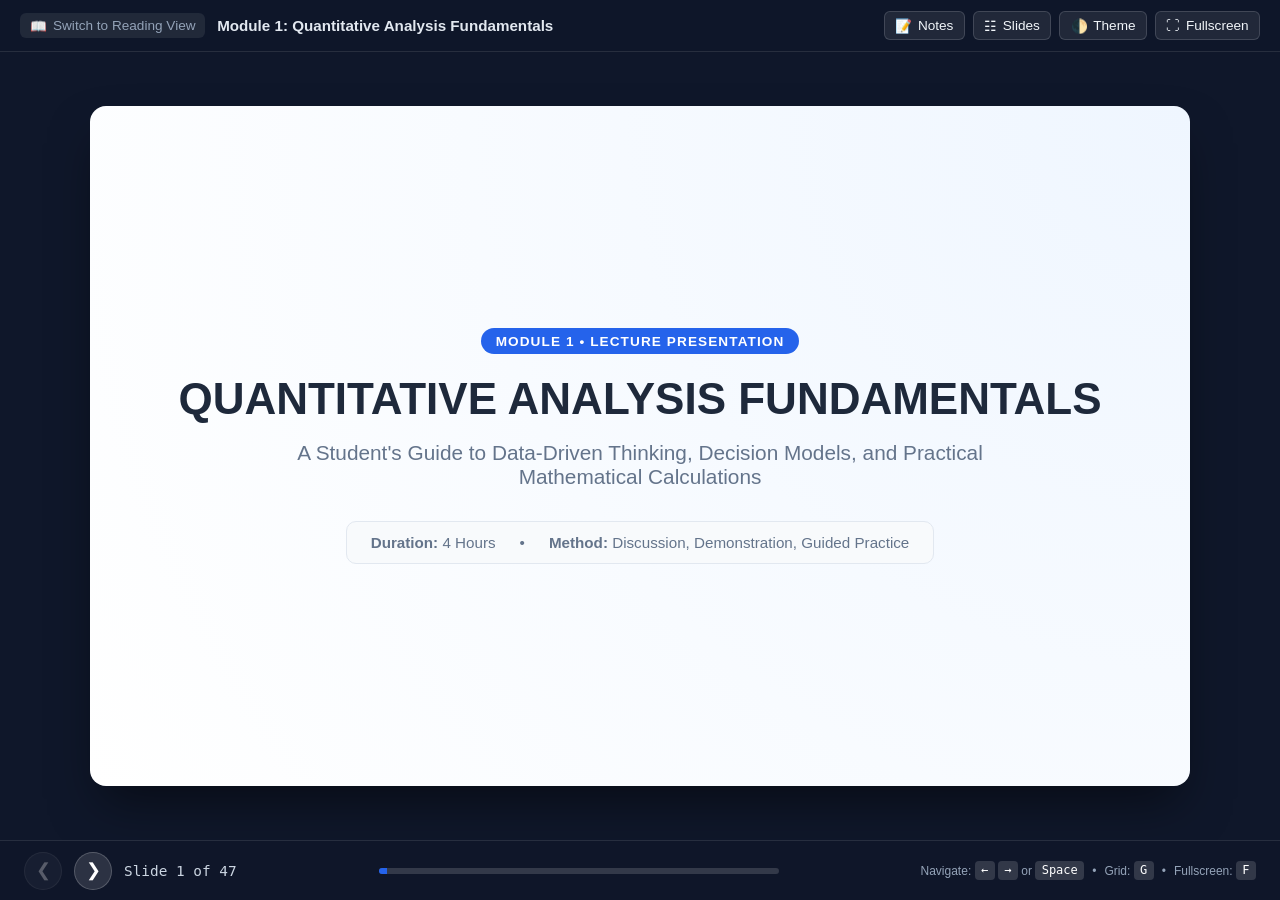
<file: slides.html>
<!DOCTYPE html>
<html lang="en">
<head>
  <meta charset="UTF-8">
  <meta name="viewport" content="width=device-width, initial-scale=1.0">
  <title>Module 1: Quantitative Analysis Fundamentals - Student Presentation</title>
  <link rel="stylesheet" href="slides.css">
</head>
<body>

  <!-- Top Slide Control Header -->
  <header class="deck-header">
    <div class="header-left">
      <a href="index.html" class="back-link" title="Switch to full text reading mode">
        <span>📖</span> Switch to Reading View
      </a>
      <span class="deck-title">Module 1: Quantitative Analysis Fundamentals</span>
    </div>
    <div class="header-right">
      <button class="control-btn" id="notesBtn" title="Toggle Presenter/Student Notes (N)">
        <span>📝</span> Notes
      </button>
      <button class="control-btn" id="overviewBtn" title="Slide Overview Grid (G)">
        <span>☷</span> Slides
      </button>
      <button class="control-btn" id="themeToggle" title="Toggle Dark/Light Mode">
        <span>🌓</span> Theme
      </button>
      <button class="control-btn" id="fullscreenBtn" title="Toggle Fullscreen (F)">
        <span>⛶</span> Fullscreen
      </button>
    </div>
  </header>

  <!-- Slide Presentation Stage -->
  <main class="deck-viewport">
    <div class="slide-stage">

      <!-- SLIDE 1: Title -->
      <section class="slide title-slide active" data-slide="1">
        <span class="badge-main">Module 1 • Lecture Presentation</span>
        <h1>QUANTITATIVE ANALYSIS FUNDAMENTALS</h1>
        <p class="subtitle">A Student's Guide to Data-Driven Thinking, Decision Models, and Practical Mathematical Calculations</p>
        <div class="meta-bar">
          <span><strong>Duration:</strong> 4 Hours</span>
          <span>•</span>
          <span><strong>Method:</strong> Discussion, Demonstration, Guided Practice</span>
        </div>
        <div class="notes-panel">
          <div class="notes-title">Teacher / Student Notes</div>
          Welcome students to Module 1! Emphasize that quantitative analysis is not about getting stuck in advanced calculus, but about developing clear mathematical logic to compare options and make superior decisions.
        </div>
      </section>

      <!-- SLIDE 2: Roadmap -->
      <section class="slide" data-slide="2">
        <span class="slide-category">Course Roadmap</span>
        <h2 class="slide-title">What We Will Cover in this Lesson</h2>
        <div class="slide-body">
          <div class="slide-grid-2">
            <div class="slide-card accent-border">
              <h4>1. Core Foundations</h4>
              <ul>
                <li>What is Quantitative Analysis?</li>
                <li>Decision-Making Models</li>
                <li>4 Model Components (Variables, Parameters, Constraints, Objective)</li>
              </ul>
            </div>
            <div class="slide-card accent-border">
              <h4>2. Conditions & Approaches</h4>
              <ul>
                <li>Certainty, Risk, and Uncertainty</li>
                <li>Deterministic Calculations (Profit, Break-Even)</li>
                <li>Probabilistic Analysis & Expected Value (EMV)</li>
              </ul>
            </div>
            <div class="slide-card accent-border">
              <h4>3. Problem-Solving Tools</h4>
              <ul>
                <li>The 7-Step Problem-Solving Framework</li>
                <li>Multi-Criteria Weighted Scoring</li>
                <li>Discrete Probability Distributions</li>
              </ul>
            </div>
            <div class="slide-card accent-border">
              <h4>4. Practice & Mastery</h4>
              <ul>
                <li>Guided Practice Problems</li>
                <li>School IT Decision Classroom Challenge</li>
                <li>Individual Assessment & Practical Assignment</li>
              </ul>
            </div>
          </div>
        </div>
        <div class="notes-panel">
          <div class="notes-title">Teacher Notes</div>
          Give students an overview of today's 4-hour agenda. Reassure them that every mathematical concept will be broken down step-by-step with real-life computer and business scenarios.
        </div>
      </section>

      <!-- SLIDE 3: Part 1 - What is QA -->
      <section class="slide" data-slide="3">
        <span class="slide-category">Part 1 • Understanding Quantitative Analysis</span>
        <h2 class="slide-title">What is Quantitative Analysis?</h2>
        <div class="slide-body">
          <p>Before jumping into formulas, let's look at what the two words mean:</p>
          <div class="slide-grid-2">
            <div class="slide-card">
              <h4 style="color: var(--accent);">Quantitative</h4>
              <p>Something that can be <strong>measured, counted, or expressed in numbers</strong> (e.g. price, quantity, speed, time).</p>
            </div>
            <div class="slide-card">
              <h4 style="color: var(--primary);">Analysis</h4>
              <p><strong>Examining information carefully</strong> to understand a situation, make comparisons, or solve a problem.</p>
            </div>
          </div>
          <div class="callout-box">
            <strong>Formal Definition:</strong> The process of using numbers, data, mathematical calculations, and logical methods to understand problems and make decisions.
          </div>
          <blockquote style="font-style: italic; color: var(--primary); font-weight: 600; text-align: center; margin-top: 0.5rem;">
            "In simple English: Quantitative Analysis means using numbers to help us make better decisions."
          </blockquote>
        </div>
        <div class="notes-panel">
          <div class="notes-title">Teacher Notes</div>
          Emphasize that qualitative analysis looks at non-numeric traits (like color or brand popularity), whereas quantitative analysis brings exact numerical rigor.
        </div>
      </section>

      <!-- SLIDE 4: Part 1 - Example 1 Computer -->
      <section class="slide" data-slide="4">
        <span class="slide-category">Part 1 • Practical Examples</span>
        <h2 class="slide-title">Example 1: Buying a Programming Laptop</h2>
        <div class="slide-body">
          <p>Imagine you are a student choosing a computer for your programming classes:</p>
          <table class="slide-table">
            <thead>
              <tr><th>Computer Model</th><th class="text-right">Price</th></tr>
            </thead>
            <tbody>
              <tr><td>Computer A</td><td class="text-right num-bold">₱25,000</td></tr>
              <tr><td>Computer B</td><td class="text-right num-bold">₱30,000</td></tr>
            </tbody>
          </table>
          <div class="formula-display">
            Difference = ₱30,000 − ₱25,000 = ₱5,000 cheaper for Computer A
          </div>
          <p><strong>Should you automatically purchase Computer A?</strong></p>
          <ul style="color: var(--text-muted);">
            <li>Not necessarily! What if Computer B has <strong>16GB RAM</strong> instead of 8GB, an SSD instead of HDD, and a faster processor?</li>
            <li><strong>Lesson:</strong> Numbers allow us to compare both costs and specifications before reaching a sound decision.</li>
          </ul>
        </div>
        <div class="notes-panel">
          <div class="notes-title">Teacher Notes</div>
          Ask students: Who would buy A? Who would buy B? Point out that price alone isn't the whole story—quantitative metrics must evaluate value, not just lowest tag.
        </div>
      </section>

      <!-- SLIDE 5: Part 1 - Example 2 Average -->
      <section class="slide" data-slide="5">
        <span class="slide-category">Part 1 • Practical Examples</span>
        <h2 class="slide-title">Example 2: Calculating Class Average Score</h2>
        <div class="slide-body">
          <p>A teacher records examination scores for five students: <strong>80, 90, 85, 75, 70</strong>.</p>
          <div class="formula-display">Average = Total Scores ÷ Number of Students</div>
          <div class="slide-card">
            <div class="step-box"><span class="step-num">Step 1</span> Add all scores: <code>80 + 90 + 85 + 75 + 70 = 400</code></div>
            <div class="step-box"><span class="step-num">Step 2</span> Count total students: <code>5 students</code></div>
            <div class="step-box"><span class="step-num">Step 3</span> Divide total by count: <code>400 ÷ 5 = 80</code></div>
          </div>
          <p style="margin-top: 1rem; font-weight: 600; color: var(--primary);">
            Result: The class average is 80.
          </p>
          <p style="font-size: 0.95rem; color: var(--text-muted);">
            Why divide by 5? To distribute the total points equally across all students, providing a single benchmark number representing group performance.
          </p>
        </div>
        <div class="notes-panel">
          <div class="notes-title">Teacher Notes</div>
          Ask the class: What does the average tell the teacher? (Whether the exam was too hard, just right, or if the class grasped the module).
        </div>
      </section>

      <!-- SLIDE 6: Part 1 - Example 3 Bandwidth -->
      <section class="slide" data-slide="6">
        <span class="slide-category">Part 1 • Practical Examples</span>
        <h2 class="slide-title">Example 3: Checking Lab Internet Bandwidth</h2>
        <div class="slide-body">
          <p>An IT Department tests whether school internet is sufficient for a 40-seat computer lab:</p>
          <div class="slide-card">
            <div class="step-box"><span class="step-num">Given 1</span> Laboratory capacity: <strong>40 computers</strong></div>
            <div class="step-box"><span class="step-num">Given 2</span> Estimated required bandwidth: <strong>5 Mbps per computer</strong></div>
            <div class="step-box"><span class="step-num">Model</span> <code>Required Bandwidth = 40 × 5 Mbps = 200 Mbps</code></div>
          </div>
          <div class="callout-box" style="margin-top: 1rem;">
            <strong>Comparison with Available Capacity:</strong>
            <p style="margin: 0.25rem 0 0 0;">
              School available bandwidth: <strong>100 Mbps</strong><br>
              Deficit: <code>200 Mbps − 100 Mbps = 100 Mbps deficit!</code>
            </p>
          </div>
          <p style="font-size: 0.95rem; color: var(--text-muted); margin-top: 0.5rem;">
            <strong>Takeaway:</strong> Numbers prevent guesswork. The IT administrator now has concrete data to justify a connection upgrade.
          </p>
        </div>
        <div class="notes-panel">
          <div class="notes-title">Teacher Notes</div>
          Note that actual peak usage depends on concurrency and what students do (video streaming vs text coding). But calculations establish a baseline.
        </div>
      </section>

      <!-- SLIDE 7: Part 1 - Applications -->
      <section class="slide" data-slide="7">
        <span class="slide-category">Part 1 • Real-World Applications</span>
        <h2 class="slide-title">When Do We Use Quantitative Analysis?</h2>
        <div class="slide-body">
          <table class="slide-table">
            <thead>
              <tr><th>Practical Situation</th><th>What We Calculate</th></tr>
            </thead>
            <tbody>
              <tr><td>Buying hardware / laptop</td><td>Price, specs, benchmark ratios</td></tr>
              <tr><td>Computing student grades</td><td>Averages, weighted exams, percentages</td></tr>
              <tr><td>Managing a business</td><td>Revenue, expenses, profit margins</td></tr>
              <tr><td>Planning computer laboratories</td><td>Equipment costs, room capacity constraints</td></tr>
              <tr><td>Network management</td><td>Bandwidth requirements, concurrent users</td></tr>
              <tr><td>Hardware maintenance</td><td>Failure rates, repair expenses, downtime</td></tr>
            </tbody>
          </table>
        </div>
        <div class="notes-panel">
          <div class="notes-title">Teacher Notes</div>
          Emphasize that whether you are an IT specialist, developer, or manager, you will calculate numbers daily.
        </div>
      </section>

      <!-- SLIDE 8: Part 1 - Quick Student Question -->
      <section class="slide" data-slide="8">
        <span class="slide-category">Part 1 • Concept Check</span>
        <h2 class="slide-title">Quick Student Challenge</h2>
        <div class="slide-body">
          <div class="callout-box" style="font-size: 1.2rem;">
            "If you have <strong>₱1,000</strong> and you want to buy <strong>three notebooks</strong> worth <strong>₱250</strong> each, how much money will you spend, and how much will remain?"
          </div>
          <div class="slide-card" style="margin-top: 1rem;">
            <h4>Step-by-Step Solution</h4>
            <div class="step-box"><span class="step-num">Multiplication</span> Total Expense: <code>3 × ₱250 = ₱750</code></div>
            <div class="step-box"><span class="step-num">Subtraction</span> Remaining Money: <code>₱1,000 − ₱750 = ₱250</code></div>
          </div>
          <p style="margin-top: 1rem; color: var(--accent); font-weight: 600;">
            Even a simple trip to the bookstore involves quantitative decision analysis: tracking constraints (₱1,000) and calculating variable costs!
          </p>
        </div>
        <div class="notes-panel">
          <div class="notes-title">Teacher Notes</div>
          Pause for 30 seconds and let students volunteer the mental math before advancing.
        </div>
      </section>

      <!-- SLIDE 9: Part 2 - Decision Models -->
      <section class="slide" data-slide="9">
        <span class="slide-category">Part 2 • Decision-Making Models</span>
        <h2 class="slide-title">What is a Decision-Making Model?</h2>
        <div class="slide-body">
          <p><strong>Decision-making</strong> is selecting one option from several alternatives (e.g. which ISP to hire, how many PCs to order, which project to fund).</p>
          <div class="callout-box">
            <strong>Definition:</strong> A <strong>Decision-Making Model</strong> is a simplified mathematical representation of a real-world problem that helps us compare alternatives and choose an optimal course of action.
          </div>
          <p>Why do we build models?</p>
          <ul>
            <li>Real-world problems are too complex to keep in our heads.</li>
            <li>Models isolate the essential facts (costs, limits, goals).</li>
            <li>They allow us to test "what-if" scenarios before spending actual money.</li>
          </ul>
        </div>
        <div class="notes-panel">
          <div class="notes-title">Teacher Notes</div>
          Analogy: An architectural blueprint is a model of a house. A mathematical decision model is a blueprint of a business decision.
        </div>
      </section>

      <!-- SLIDE 10: Part 2 - ISP Example -->
      <section class="slide" data-slide="10">
        <span class="slide-category">Part 2 • Decision-Making Models</span>
        <h2 class="slide-title">Model Example: Choosing an Internet Plan</h2>
        <div class="slide-body">
          <p>The school is evaluating two 12-month commercial internet plans:</p>
          <table class="slide-table">
            <thead>
              <tr><th>Plan Details</th><th class="text-right">Plan A</th><th class="text-right">Plan B</th></tr>
            </thead>
            <tbody>
              <tr><td>Monthly Subscription</td><td class="text-right num-bold">₱1,500</td><td class="text-right num-bold">₱2,000</td></tr>
              <tr><td>Bandwidth Speed</td><td class="text-right">100 Mbps</td><td class="text-right">200 Mbps</td></tr>
              <tr><td>Annual Cost (× 12 mos)</td><td class="text-right num-bold">₱18,000</td><td class="text-right num-bold">₱24,000</td></tr>
            </tbody>
          </table>
          <div class="formula-display">
            Cost Difference = ₱24,000 − ₱18,000 = ₱6,000 Annual Savings with Plan A
          </div>
          <p style="font-weight: 600; color: var(--text-main);">
            The Decision Dilemma: Is an extra 100 Mbps worth ₱6,000 more per year?
          </p>
          <p style="font-size: 0.95rem; color: var(--text-muted);">
            The model doesn't make the decision for you—it clarifies the exact financial and performance trade-offs.
          </p>
        </div>
        <div class="notes-panel">
          <div class="notes-title">Teacher Notes</div>
          Notice that Plan B gives 100% more speed for only 33% more money! A decision model quantifies these proportions.
        </div>
      </section>

      <!-- SLIDE 11: Part 2 - 4 Components Overview -->
      <section class="slide" data-slide="11">
        <span class="slide-category">Part 2 • Model Components</span>
        <h2 class="slide-title">The 4 Basic Components of a Decision Model</h2>
        <div class="slide-body">
          <p>Every quantitative decision model consists of four fundamental building blocks:</p>
          <table class="slide-table">
            <thead>
              <tr><th>Component</th><th>Easy Meaning</th><th>Laboratory Example</th></tr>
            </thead>
            <tbody>
              <tr><td><strong>1. Decision Variable</strong></td><td>What we control / decide</td><td>Number of computers to buy (<code>x</code>)</td></tr>
              <tr><td><strong>2. Parameter</strong></td><td>Information given / fixed</td><td>Price per computer (₱25,000)</td></tr>
              <tr><td><strong>3. Constraint</strong></td><td>Limitation or restriction</td><td>Total budget ceiling (₱300,000)</td></tr>
              <tr><td><strong>4. Objective Function</strong></td><td>What we want to achieve</td><td>Maximize total computers purchased</td></tr>
            </tbody>
          </table>
        </div>
        <div class="notes-panel">
          <div class="notes-title">Teacher Notes</div>
          Ensure students memorize these four terms: Variables, Parameters, Constraints, Objective. They appear in every business and IT optimization model.
        </div>
      </section>

      <!-- SLIDE 12: Part 2 - Components 1 & 2 -->
      <section class="slide" data-slide="12">
        <span class="slide-category">Part 2 • Model Components</span>
        <h2 class="slide-title">Variables vs. Parameters</h2>
        <div class="slide-body">
          <div class="slide-grid-2">
            <div class="slide-card accent-border">
              <h4>A. Decision Variable (x)</h4>
              <p>Something the decision-maker directly chooses.</p>
              <ul>
                <li>Quantity of computers to buy</li>
                <li>Number of staff to schedule</li>
                <li>Price to charge customers</li>
              </ul>
              <p style="font-size: 0.95rem; color: var(--text-muted);"><em>If school buys 10 PCs, x = 10; if 15, x = 15. The value is in your control.</em></p>
            </div>
            <div class="slide-card accent-border">
              <h4>B. Parameters (c)</h4>
              <p>Known, given, or estimated values taken as fixed.</p>
              <ul>
                <li>Hardware price (₱25,000 per PC)</li>
                <li>Monthly electrical utility rate</li>
                <li>Taxes or supplier contract rates</li>
              </ul>
              <div class="formula-display" style="font-size: 0.95rem; margin: 0.5rem 0;">
                Cost = x · c = 10 × ₱25,000 = ₱250,000
              </div>
            </div>
          </div>
        </div>
        <div class="notes-panel">
          <div class="notes-title">Teacher Notes</div>
          Key distinction: You decide the Variable. The market or environment gives you the Parameter.
        </div>
      </section>

      <!-- SLIDE 13: Part 2 - Components 3 & 4 -->
      <section class="slide" data-slide="13">
        <span class="slide-category">Part 2 • Model Components</span>
        <h2 class="slide-title">Constraints & Objective Function</h2>
        <div class="slide-body">
          <div class="slide-grid-2">
            <div class="slide-card accent-border">
              <h4>C. Constraints (Limits)</h4>
              <p>Boundaries that our decision cannot violate.</p>
              <div class="callout-box" style="margin: 0.5rem 0; font-size: 0.95rem;">
                Budget = ₱300,000 | Price = ₱25,000<br>
                <code>Max PCs = ₱300,000 ÷ ₱25,000 = 12 PCs</code>
              </div>
              <p style="font-size: 0.9rem; color: var(--text-muted);">Buying 13 PCs costs ₱325,000 (exceeds budget by ₱25,000). The budget is our constraint!</p>
            </div>
            <div class="slide-card accent-border">
              <h4>D. Objective Function (Goal)</h4>
              <p>The mathematical goal we want to achieve:</p>
              <ul>
                <li><strong>Maximize:</strong> Profit, efficiency, units purchased</li>
                <li><strong>Minimize:</strong> Costs, waiting time, defect rate</li>
              </ul>
              <div class="formula-display" style="font-size: 0.95rem; margin: 0.5rem 0;">
                Maximize x subject to: 25,000x ≤ 300,000
              </div>
            </div>
          </div>
        </div>
        <div class="notes-panel">
          <div class="notes-title">Teacher Notes</div>
          Emphasize the inequality: 25,000x ≤ 300,000. Real-world decisions always operate within limits (money, time, storage).
        </div>
      </section>

      <!-- SLIDE 14: Part 2 - Check Understanding -->
      <section class="slide" data-slide="14">
        <span class="slide-category">Part 2 • Check Your Understanding</span>
        <h2 class="slide-title">Check Your Understanding</h2>
        <div class="slide-body">
          <div class="callout-box">
            A department has <strong>₱100,000</strong> to purchase monitors. Each monitor costs <strong>₱5,000</strong>.
          </div>
          <div class="slide-card" style="margin-top: 1rem;">
            <div class="step-box"><span class="step-num">1</span> <strong>Decision Variable:</strong> Number of monitors to purchase (x).</div>
            <div class="step-box"><span class="step-num">2</span> <strong>Parameter:</strong> ₱5,000 given price per monitor.</div>
            <div class="step-box"><span class="step-num">3</span> <strong>Constraint:</strong> ₱100,000 maximum budget limit.</div>
            <div class="step-box"><span class="step-num">4</span> <strong>Maximum Monitors:</strong> <code>₱100,000 ÷ ₱5,000 = 20 monitors</code>.</div>
          </div>
        </div>
        <div class="notes-panel">
          <div class="notes-title">Teacher Notes</div>
          Ask students: If the vendor offers a 10% discount (₱4,500), what changes? (Parameter changes, resulting in 22 monitors).
        </div>
      </section>

      <!-- SLIDE 15: Part 3 - Conditions -->
      <section class="slide" data-slide="15">
        <span class="slide-category">Part 3 • Decision-Making Conditions</span>
        <h2 class="slide-title">Certainty, Risk, and Uncertainty</h2>
        <div class="slide-body">
          <p>How much information do we possess about future outcomes?</p>
          <div class="slide-grid-3">
            <div class="slide-card">
              <h4 style="color: var(--success);">1. Certainty</h4>
              <p>Relevant outcome is <strong>known with 100% confidence</strong>.</p>
              <p style="font-size: 0.85rem; color: var(--text-muted);">Buying 5 keyboards @ ₱500 = exactly ₱2,500. No probabilities needed.</p>
            </div>
            <div class="slide-card">
              <h4 style="color: var(--primary);">2. Risk</h4>
              <p>Outcomes are uncertain, but <strong>probabilities are known</strong>.</p>
              <p style="font-size: 0.85rem; color: var(--text-muted);">High Demand: 70%, Low Demand: 30% based on historical sales data.</p>
            </div>
            <div class="slide-card">
              <h4 style="color: var(--warning);">3. Uncertainty</h4>
              <p>Outcomes possible, but <strong>probabilities cannot be determined</strong>.</p>
              <p style="font-size: 0.85rem; color: var(--text-muted);">Launching a novel AI product with zero historical records.</p>
            </div>
          </div>
        </div>
        <div class="notes-panel">
          <div class="notes-title">Teacher Notes</div>
          Emphasize: Risk has numbers (probabilities). Uncertainty has no numbers. Certainty has fixed numbers.
        </div>
      </section>

      <!-- SLIDE 16: Part 3 - Comparison Table -->
      <section class="slide" data-slide="16">
        <span class="slide-category">Part 3 • Decision Conditions</span>
        <h2 class="slide-title">Conditions Comparison Matrix</h2>
        <div class="slide-body">
          <table class="slide-table">
            <thead>
              <tr><th>Condition</th><th>Core Explanation</th><th>Real-Life Example</th></tr>
            </thead>
            <tbody>
              <tr>
                <td><strong>Certainty</strong></td>
                <td>Outcome is completely known</td>
                <td>Fixed computer purchase cost under signed contract</td>
              </tr>
              <tr>
                <td><strong>Risk</strong></td>
                <td>Possible outcomes & probabilities are known</td>
                <td>Estimated product demand based on past 3 years of sales</td>
              </tr>
              <tr>
                <td><strong>Uncertainty</strong></td>
                <td>Probabilities cannot be reliably computed</td>
                <td>Launching a completely new software with no market history</td>
              </tr>
            </tbody>
          </table>
          <div class="callout-box" style="margin-top: 1.5rem;">
            👨‍🏫 <strong>Teacher Memory Cue:</strong><br>
            <em>"Certainty = We know.<br>Risk = We calculate odds.<br>Uncertainty = We have no reliable odds."</em>
          </div>
        </div>
        <div class="notes-panel">
          <div class="notes-title">Teacher Notes</div>
          Ask students: Which condition do businesses prefer? (Certainty is easiest, but profit opportunities often live in managing Risk).
        </div>
      </section>

      <!-- SLIDE 17: Part 4 - Deterministic Overview -->
      <section class="slide" data-slide="17">
        <span class="slide-category">Part 4 • Deterministic Approaches</span>
        <h2 class="slide-title">What is a Deterministic Approach?</h2>
        <div class="slide-body">
          <div class="callout-box">
            <strong>Definition:</strong> A problem-solving method where all inputs, costs, and parameters are treated as <strong>known and fixed</strong>.
          </div>
          <blockquote>
            "We already know the values, so we use them to calculate the exact answer."
          </blockquote>
          <p>Key properties of deterministic models:</p>
          <ul>
            <li>No randomness or probability involved.</li>
            <li>For identical inputs, the calculation <strong>always</strong> produces the identical output.</li>
            <li>Example: Buying 10 mice @ ₱250 = <code>10 × ₱250 = ₱2,500</code>.</li>
          </ul>
        </div>
        <div class="notes-panel">
          <div class="notes-title">Teacher Notes</div>
          Deterministic comes from "determine"—the inputs determine the exact single result.
        </div>
      </section>

      <!-- SLIDE 18: Part 4 - Expenses Subtotal -->
      <section class="slide" data-slide="18">
        <span class="slide-category">Part 4 • Deterministic Example 1</span>
        <h2 class="slide-title">Calculating Total Equipment Expenses</h2>
        <div class="slide-body">
          <p>A school purchases laboratory accessories with fixed prices:</p>
          <table class="slide-table">
            <thead>
              <tr><th>Equipment</th><th class="text-right">Quantity</th><th class="text-right">Price per Unit</th><th class="text-right">Subtotal</th></tr>
            </thead>
            <tbody>
              <tr><td>Keyboard</td><td class="text-right">20</td><td class="text-right">₱400</td><td class="text-right num-bold">₱8,000</td></tr>
              <tr><td>Mouse</td><td class="text-right">20</td><td class="text-right">₱250</td><td class="text-right num-bold">₱5,000</td></tr>
              <tr><td>Monitor</td><td class="text-right">10</td><td class="text-right">₱5,000</td><td class="text-right num-bold">₱50,000</td></tr>
              <tr style="background: var(--bg-card); font-weight: bold;">
                <td colspan="3">Total Laboratory Expense</td>
                <td class="text-right num-bold" style="color: var(--primary);">₱63,000</td>
              </tr>
            </tbody>
          </table>
          <p style="font-size: 0.95rem; color: var(--text-muted); margin-top: 0.5rem;">
            Step-by-step logic: Calculate each item subtotal (Quantity × Unit Price), then sum subtotals: <code>₱8,000 + ₱5,000 + ₱50,000 = ₱63,000</code>.
          </p>
        </div>
        <div class="notes-panel">
          <div class="notes-title">Teacher Notes</div>
          Point out how standard invoices and procurement receipts are deterministic calculations.
        </div>
      </section>

      <!-- SLIDE 19: Part 4 - Calculating Profit -->
      <section class="slide" data-slide="19">
        <span class="slide-category">Part 4 • Deterministic Example 2</span>
        <h2 class="slide-title">Calculating Business Profit</h2>
        <div class="slide-body">
          <p>You sell 20 keyboards. Selling Price = <strong>₱800</strong> each. Supplier Cost = <strong>₱500</strong> each.</p>
          <div class="formula-display">Profit = Total Revenue − Total Cost</div>
          <div class="slide-grid-2">
            <div class="slide-card">
              <h4>Method 1: Totals</h4>
              <p>Revenue: <code>20 × ₱800 = ₱16,000</code></p>
              <p>Cost: <code>20 × ₱500 = ₱10,000</code></p>
              <p class="num-bold" style="color: var(--primary);">Profit: ₱16,000 − ₱10,000 = ₱6,000</p>
            </div>
            <div class="slide-card">
              <h4>Method 2: Per-Unit Margin</h4>
              <p>Margin / item: <code>₱800 − ₱500 = ₱300</code></p>
              <p>Total units: <code>20 keyboards</code></p>
              <p class="num-bold" style="color: var(--primary);">Profit: 20 × ₱300 = ₱6,000</p>
            </div>
          </div>
          <p style="font-size: 0.95rem; color: var(--text-muted); margin-top: 0.5rem;">
            Both methods verify the same conclusion: <strong>₱6,000 Net Profit</strong>.
          </p>
        </div>
        <div class="notes-panel">
          <div class="notes-title">Teacher Notes</div>
          Remind students of the definitions: Revenue = money coming in; Cost = money going out; Profit = net remaining money.
        </div>
      </section>

      <!-- SLIDE 20: Part 4 - Percentages -->
      <section class="slide" data-slide="20">
        <span class="slide-category">Part 4 • Deterministic Example 3</span>
        <h2 class="slide-title">Calculating Percentages</h2>
        <div class="slide-body">
          <p>In a class of 40 students, 30 students passed the examination. What percentage passed?</p>
          <div class="formula-display">
            Percentage = (Number of Students Passed ÷ Total Students) × 100
          </div>
          <div class="slide-card">
            <div class="step-box"><span class="step-num">Step 1</span> Divide passed by total: <code>30 ÷ 40 = 0.75</code></div>
            <div class="step-box"><span class="step-num">Step 2</span> Multiply by 100: <code>0.75 × 100 = 75%</code></div>
          </div>
          <div class="callout-box" style="margin-top: 1rem;">
            <strong>Why multiply by 100?</strong> "Percent" means <em>per hundred</em>. The decimal 0.75 represents 75 parts out of every 100.
          </div>
        </div>
        <div class="notes-panel">
          <div class="notes-title">Teacher Notes</div>
          Percentages normalize data so you can compare classes of different sizes (e.g. 30/40 vs 45/60).
        </div>
      </section>

      <!-- SLIDE 21: Part 4 - Break-Even Concepts -->
      <section class="slide" data-slide="21">
        <span class="slide-category">Part 4 • Break-Even Analysis</span>
        <h2 class="slide-title">Understanding Break-Even Analysis</h2>
        <div class="slide-body">
          <p>Break-even analysis finds the exact activity volume where <strong>Total Revenue = Total Costs</strong> (Profit = ₱0).</p>
          <div class="formula-display">
            Break-Even Quantity = Fixed Cost ÷ (Selling Price − Variable Cost)
          </div>
          <div class="slide-grid-3">
            <div class="slide-card">
              <h4>Fixed Cost</h4>
              <p>Does NOT change with output volume (e.g. shop rent: <strong>₱10,000/mo</strong>).</p>
            </div>
            <div class="slide-card">
              <h4>Service Charge</h4>
              <p>Price collected from each customer (e.g. <strong>₱700</strong> / repair).</p>
            </div>
            <div class="slide-card">
              <h4>Variable Cost</h4>
              <p>Cost that scales per unit (e.g. thermal paste & parts: <strong>₱200</strong> / customer).</p>
            </div>
          </div>
        </div>
        <div class="notes-panel">
          <div class="notes-title">Teacher Notes</div>
          Emphasize: Selling price minus variable cost (₱700 - ₱200 = ₱500) is the "Contribution Margin" that pays off rent.
        </div>
      </section>

      <!-- SLIDE 22: Part 4 - Break-Even Calculation -->
      <section class="slide" data-slide="22">
        <span class="slide-category">Part 4 • Break-Even Analysis</span>
        <h2 class="slide-title">Break-Even Calculation & Verification</h2>
        <div class="slide-body">
          <div class="slide-card">
            <div class="step-box"><span class="step-num">Step 1</span> Contribution Margin: <code>₱700 − ₱200 = ₱500 per customer</code></div>
            <div class="step-box"><span class="step-num">Step 2</span> Divide Fixed Cost by Margin: <code>₱10,000 ÷ ₱500 = 20 customers</code></div>
          </div>
          <div class="callout-box" style="margin-top: 1rem;">
            <strong>Verification at 20 Customers:</strong><br>
            Revenue = <code>20 × ₱700 = ₱14,000</code><br>
            Total Costs = <code>₱10,000 (fixed) + (20 × ₱200 variable) = ₱14,000</code><br>
            <strong>Profit = ₱14,000 − ₱14,000 = ₱0</strong> (Break-Even Verified!)
          </div>
          <p style="font-size: 0.95rem; color: var(--text-muted); margin-top: 0.5rem;">
            <strong>Beyond Break-Even:</strong> If you serve 25 customers, profit is <code>5 × ₱500 = ₱2,500 net profit</code>!
          </p>
        </div>
        <div class="notes-panel">
          <div class="notes-title">Teacher Notes</div>
          Remind students: Fewer than 20 customers = loss. Exactly 20 = break even. More than 20 = profit.
        </div>
      </section>

      <!-- SLIDE 23: Part 4 - Advantages & Limits -->
      <section class="slide" data-slide="23">
        <span class="slide-category">Part 4 • Deterministic Evaluation</span>
        <h2 class="slide-title">Strengths & Limitations of Deterministic Models</h2>
        <div class="slide-body">
          <div class="slide-grid-2">
            <div class="slide-card" style="border-left: 4px solid var(--success);">
              <h4 style="color: var(--success);">✅ Advantages</h4>
              <ul>
                <li>Straightforward to calculate and explain</li>
                <li>Clear and transparent logic</li>
                <li>Highly dependable when inputs are fixed</li>
                <li>Consistent results every time</li>
              </ul>
            </div>
            <div class="slide-card" style="border-left: 4px solid #ef4444;">
              <h4 style="color: #ef4444;">⚠️ Limitations</h4>
              <ul>
                <li>Cannot model real-world uncertainty</li>
                <li>Assumes conditions never fluctuate unexpectedly</li>
                <li>Garbage In, Garbage Out: Faulty inputs produce faulty answers</li>
              </ul>
            </div>
          </div>
        </div>
        <div class="notes-panel">
          <div class="notes-title">Teacher Notes</div>
          Transition slide: "What happens when inputs are NOT fixed? That brings us to Probabilistic Approaches."
        </div>
      </section>

      <!-- SLIDE 24: Part 5 - Probabilistic Intro -->
      <section class="slide" data-slide="24">
        <span class="slide-category">Part 5 • Probabilistic Approaches</span>
        <h2 class="slide-title">What is a Probabilistic Approach?</h2>
        <div class="slide-body">
          <div class="callout-box">
            <strong>Definition:</strong> A problem-solving method that uses <strong>probabilities</strong> to model and analyze uncertain future events.
          </div>
          <blockquote>
            "We do not know exactly what will happen, so we calculate the likelihood of different possible outcomes."
          </blockquote>
          <p><strong>Real-World Repair Shop Example:</strong></p>
          <ul>
            <li>5 customer arrivals tomorrow: <strong>20% chance</strong> (0.20)</li>
            <li>10 customer arrivals tomorrow: <strong>50% chance</strong> (0.50)</li>
            <li>15 customer arrivals tomorrow: <strong>30% chance</strong> (0.30)</li>
          </ul>
          <p style="font-size: 0.95rem; color: var(--text-muted);">
            We don't know the exact count tomorrow, but past records provide valuable probabilities to plan staffing and inventory!
          </p>
        </div>
        <div class="notes-panel">
          <div class="notes-title">Teacher Notes</div>
          Contrast this with deterministic: Deterministic says "exactly 10 will arrive". Probabilistic says "there's a distribution of likelihoods".
        </div>
      </section>

      <!-- SLIDE 25: Part 5 - Scale & Formula -->
      <section class="slide" data-slide="25">
        <span class="slide-category">Part 5 • Probability Basics</span>
        <h2 class="slide-title">Probability Scale & Basic Formula</h2>
        <div class="slide-body">
          <div class="formula-display">
            Probability = Favorable Outcomes ÷ Total Possible Outcomes
          </div>
          <table class="slide-table">
            <thead>
              <tr><th>Value</th><th>Qualitative Meaning</th><th>Example</th></tr>
            </thead>
            <tbody>
              <tr><td><strong>0% (0.00)</strong></td><td>Impossible</td><td>A standard coin landing on 7</td></tr>
              <tr><td><strong>25% (0.25)</strong></td><td>Low chance</td><td>Rain on a dry-season morning</td></tr>
              <tr><td><strong>50% (0.50)</strong></td><td>Equal chance (even odds)</td><td>Fair coin flip landing on heads</td></tr>
              <tr><td><strong>75% (0.75)</strong></td><td>High chance</td><td>Experienced student passing test</td></tr>
              <tr><td><strong>100% (1.00)</strong></td><td>Certain</td><td>The sun rising tomorrow</td></tr>
            </tbody>
          </table>
        </div>
        <div class="notes-panel">
          <div class="notes-title">Teacher Notes</div>
          Emphasize: Probability is always bounded between 0 and 1 (or 0% and 100%). It can never be negative, and never exceed 100%.
        </div>
      </section>

      <!-- SLIDE 26: Part 5 - Cable Example -->
      <section class="slide" data-slide="26">
        <span class="slide-category">Part 5 • Probability Examples</span>
        <h2 class="slide-title">Selecting Working vs. Defective Cables</h2>
        <div class="slide-body">
          <p>A storage bin contains <strong>10 cables</strong>: <strong>7 working</strong> and <strong>3 defective</strong>.</p>
          <div class="slide-grid-2">
            <div class="slide-card">
              <h4 style="color: var(--success);">A. Working Cable Probability</h4>
              <p>Favorable = 7 | Total = 10</p>
              <div class="formula-display" style="font-size: 1rem; margin: 0.5rem 0;">
                P(Working) = 7 ÷ 10 = 0.70 = 70%
              </div>
            </div>
            <div class="slide-card">
              <h4 style="color: #ef4444;">B. Defective Cable Probability</h4>
              <p>Favorable = 3 | Total = 10</p>
              <div class="formula-display" style="font-size: 1rem; margin: 0.5rem 0;">
                P(Defective) = 3 ÷ 10 = 0.30 = 30%
              </div>
            </div>
          </div>
          <div class="callout-box" style="margin-top: 1rem;">
            <strong>Verification:</strong> <code>70% + 30% = 100% (1.00)</code>.<br>
            Because every cable is either working or defective, the sum of all mutually exclusive probabilities equals 100%.
          </div>
        </div>
        <div class="notes-panel">
          <div class="notes-title">Teacher Notes</div>
          Ask students: If you draw 20 random cables from this batch, how many do you expect to work? (20 × 0.70 = 14 cables).
        </div>
      </section>

      <!-- SLIDE 27: Part 6 - EMV Intro -->
      <section class="slide" data-slide="27">
        <span class="slide-category">Part 6 • Expected Monetary Value (EMV)</span>
        <h2 class="slide-title">What is Expected Monetary Value (EMV)?</h2>
        <div class="slide-body">
          <div class="callout-box">
            <strong>Definition:</strong> EMV calculates the <strong>weighted average financial outcome</strong> of a decision by weighting each possible payoff by its probability of occurrence.
          </div>
          <div class="formula-display">
            EMV = (Probability 1 × Value 1) + (Probability 2 × Value 2) + ... + (P_n × V_n)
          </div>
          <p><strong>Crucial Rule:</strong> Always convert percentages to decimals before multiplying!</p>
          <ul>
            <li><code>60% = 0.60</code></li>
            <li><code>40% = 0.40</code></li>
            <li><code>70% = 0.70</code></li>
          </ul>
        </div>
        <div class="notes-panel">
          <div class="notes-title">Teacher Notes</div>
          Emphasize: EMV is the standard decision criterion used by corporations, banks, and IT directors to evaluate risk.
        </div>
      </section>

      <!-- SLIDE 28: Part 6 - EMV Inventory Example -->
      <section class="slide" data-slide="28">
        <span class="slide-category">Part 6 • EMV Worked Example 1</span>
        <h2 class="slide-title">Inventory Decision: Small vs. Large Stock</h2>
        <div class="slide-body">
          <p>Demand states: <strong>High Demand (60% / 0.60)</strong> vs. <strong>Low Demand (40% / 0.40)</strong></p>
          <table class="slide-table">
            <thead>
              <tr><th>Inventory Decision</th><th class="text-right">High Demand (60%)</th><th class="text-right">Low Demand (40%)</th><th class="text-right">Calculated EMV</th></tr>
            </thead>
            <tbody>
              <tr>
                <td><strong>Small Inventory</strong></td>
                <td class="text-right">₱30,000</td>
                <td class="text-right">₱25,000</td>
                <td class="text-right num-bold">₱28,000</td>
              </tr>
              <tr>
                <td><strong>Large Inventory</strong></td>
                <td class="text-right">₱50,000</td>
                <td class="text-right">₱10,000</td>
                <td class="text-right num-bold" style="color: var(--primary);">₱34,000</td>
              </tr>
            </tbody>
          </table>
          <div class="slide-card" style="margin-top: 0.75rem;">
            <div class="step-box"><span class="step-num">Small</span> <code>(0.60 × ₱30k) + (0.40 × ₱25k) = ₱18,000 + ₱10,000 = ₱28,000</code></div>
            <div class="step-box"><span class="step-num">Large</span> <code>(0.60 × ₱50k) + (0.40 × ₱10k) = ₱30,000 + ₱4,000 = ₱34,000</code></div>
          </div>
          <p style="margin-top: 0.5rem; font-weight: 600; color: var(--primary);">
            Conclusion: Large Inventory has the higher EMV by ₱6,000 (₱34,000 vs. ₱28,000).
          </p>
        </div>
        <div class="notes-panel">
          <div class="notes-title">Teacher Notes</div>
          Walk through the math carefully. Make sure students see how ₱18k + ₱10k gives ₱28k.
        </div>
      </section>

      <!-- SLIDE 29: Part 6 - Why Multiply -->
      <section class="slide" data-slide="29">
        <span class="slide-category">Part 6 • EMV Deep Dive</span>
        <h2 class="slide-title">Why Multiply Probabilities by Payoffs?</h2>
        <div class="slide-body">
          <p>Why can't we just add <code>₱50,000 + ₱10,000 = ₱60,000</code>?</p>
          <div class="callout-box">
            Because high demand and low demand <strong>cannot happen at the same time</strong>! They are mutually exclusive outcomes.
          </div>
          <p>By weighting each outcome by its likelihood, we obtain a single statistically valid metric that allows fair comparison between alternatives.</p>
          <div class="slide-card" style="margin-top: 1rem; border-left: 4px solid var(--warning);">
            <h4 style="color: var(--warning);">Does Large Inventory Guarantee ₱34,000?</h4>
            <p><strong>NO!</strong> The store will either make ₱50,000 (if high demand) or ₱10,000 (if low demand). ₱34,000 is the expected long-run average across repeated cycles.</p>
          </div>
        </div>
        <div class="notes-panel">
          <div class="notes-title">Teacher Notes</div>
          Crucial distinction: EMV is an expected value, not a guaranteed return. Make sure students don't confuse expectation with promise.
        </div>
      </section>

      <!-- SLIDE 30: Part 6 - Worked Example 2 Strategy -->
      <section class="slide" data-slide="30">
        <span class="slide-category">Part 6 • EMV Worked Example 2</span>
        <h2 class="slide-title">Promotion Strategy: Basic vs. Major</h2>
        <div class="slide-body">
          <p>Shop marketing campaign: <strong>High Demand = 70% (0.70)</strong> | <strong>Low Demand = 30% (0.30)</strong></p>
          <div class="slide-grid-2">
            <div class="slide-card">
              <h4>Option A: Basic Promo</h4>
              <p>High: ₱20,000 | Low: ₱8,000</p>
              <div class="formula-display" style="font-size: 0.95rem;">
                EMV = (0.70 × 20k) + (0.30 × 8k)<br>
                = 14,000 + 2,400 = <strong>₱16,400</strong>
              </div>
            </div>
            <div class="slide-card">
              <h4>Option B: Major Promo</h4>
              <p>High: ₱35,000 | Low: ₱2,000</p>
              <div class="formula-display" style="font-size: 0.95rem;">
                EMV = (0.70 × 35k) + (0.30 × 2k)<br>
                = 24,500 + 600 = <strong>₱25,100</strong>
              </div>
            </div>
          </div>
          <div class="callout-box" style="margin-top: 1rem;">
            <strong>Result:</strong> Major Promo has an EMV advantage of <strong>₱8,700</strong> (₱25,100 − ₱16,400).<br>
            <em>Trade-off Insight:</em> Option B yields only ₱2,000 in low demand. The manager must consider their risk tolerance!
          </div>
        </div>
        <div class="notes-panel">
          <div class="notes-title">Teacher Notes</div>
          Introduce the concept of risk aversion: If the business has cash flow issues and needs at least ₱5,000 to survive, they might choose Option A despite lower EMV.
        </div>
      </section>

      <!-- SLIDE 31: Part 6 - Expected Customers -->
      <section class="slide" data-slide="31">
        <span class="slide-category">Part 6 • Expected Values</span>
        <h2 class="slide-title">Expected Non-Monetary Quantities</h2>
        <div class="slide-body">
          <p>Expected values don't just apply to money—they predict traffic, users, and customer arrivals:</p>
          <table class="slide-table">
            <thead>
              <tr><th>Daily Customers (x)</th><th class="text-right">Probability P(x)</th><th class="text-right">Weighted Product [x · P(x)]</th></tr>
            </thead>
            <tbody>
              <tr><td>5 customers</td><td class="text-right">0.20</td><td class="text-right num-bold">1.0</td></tr>
              <tr><td>10 customers</td><td class="text-right">0.50</td><td class="text-right num-bold">5.0</td></tr>
              <tr><td>15 customers</td><td class="text-right">0.30</td><td class="text-right num-bold">4.5</td></tr>
              <tr style="background: var(--bg-card); font-weight: bold;">
                <td colspan="2">Expected Daily Customers (Sum)</td>
                <td class="text-right num-bold" style="color: var(--primary);">10.5 customers / day</td>
              </tr>
            </tbody>
          </table>
          <p style="font-size: 0.95rem; color: var(--text-muted); margin-top: 0.5rem;">
            <strong>Meaning:</strong> This does not mean "half a human" will arrive! It means that across hundreds of operating days, the average daily volume converges to 10.5 customers.
          </p>
        </div>
        <div class="notes-panel">
          <div class="notes-title">Teacher Notes</div>
          Students often ask: "Can you have 0.5 of a customer?" Address this clearly: Expectation is a mathematical average.
        </div>
      </section>

      <!-- SLIDE 32: Part 7 - Probability Distributions -->
      <section class="slide" data-slide="32">
        <span class="slide-category">Part 7 • Probability Distributions</span>
        <h2 class="slide-title">Probability Distributions & The 100% Rule</h2>
        <div class="slide-body">
          <p>A <strong>probability distribution</strong> displays all mutually exclusive outcomes and their individual probabilities.</p>
          <table class="slide-table">
            <thead>
              <tr><th>Laptops Received for Repair</th><th class="text-right">Probability</th></tr>
            </thead>
            <tbody>
              <tr><td>2 laptops</td><td class="text-right">0.20 (20%)</td></tr>
              <tr><td>4 laptops</td><td class="text-right">0.50 (50%)</td></tr>
              <tr><td>6 laptops</td><td class="text-right">0.30 (30%)</td></tr>
              <tr style="background: var(--bg-card); font-weight: bold;">
                <td>Total Probability (ΣP)</td>
                <td class="text-right num-bold" style="color: var(--primary);">1.00 (100%)</td>
              </tr>
            </tbody>
          </table>
          <div class="callout-box" style="margin-top: 1rem;">
            ⭐ <strong>The Golden Rule:</strong> The sum of all probabilities in a complete discrete probability distribution <strong>MUST equal exactly 1.00 (100%)</strong>.<br>
            If probabilities sum to 0.90 (90%), a 10% outcome is missing and the model is invalid!
          </div>
        </div>
        <div class="notes-panel">
          <div class="notes-title">Teacher Notes</div>
          Emphasize this check: Always sum the probabilities first. If ΣP ≠ 1.0, stop and find the missing state.
        </div>
      </section>

      <!-- SLIDE 33: Part 8 - Deterministic vs Probabilistic -->
      <section class="slide" data-slide="33">
        <span class="slide-category">Part 8 • Synthesis & Comparison</span>
        <h2 class="slide-title">Lab Maintenance: Two Approaches</h2>
        <div class="slide-body">
          <p>Consider a school laboratory with 30 computers under two different maintenance regimes:</p>
          <div class="slide-grid-2">
            <div class="slide-card">
              <h4 style="color: var(--primary);">Situation A: Deterministic</h4>
              <p>Fixed annual contract: Every single PC receives scheduled service at ₱500.</p>
              <div class="formula-display" style="font-size: 0.95rem;">
                30 PCs × ₱500 = ₱15,000<br>
                <strong>Fixed Known Cost: ₱15,000</strong>
              </div>
            </div>
            <div class="slide-card">
              <h4 style="color: var(--accent);">Situation B: Probabilistic</h4>
              <p>On-demand maintenance: Only broken PCs are serviced (₱500/repair):</p>
              <ul style="font-size: 0.85rem; margin-bottom: 0.5rem;">
                <li>5 units (20%) = 1.0 | 10 (50%) = 5.0 | 15 (30%) = 4.5</li>
              </ul>
              <div class="formula-display" style="font-size: 0.95rem;">
                Expected units = 10.5 PCs<br>
                10.5 × ₱500 = <strong>₱5,250 Expected Cost</strong>
              </div>
            </div>
          </div>
        </div>
        <div class="notes-panel">
          <div class="notes-title">Teacher Notes</div>
          Note: These two examples describe different business policies: Universal maintenance vs on-demand repair.
        </div>
      </section>

      <!-- SLIDE 34: Part 8 - Summary Table -->
      <section class="slide" data-slide="34">
        <span class="slide-category">Part 8 • Final Comparison</span>
        <h2 class="slide-title">Deterministic vs. Probabilistic Matrix</h2>
        <div class="slide-body">
          <table class="slide-table">
            <thead>
              <tr><th>Aspect</th><th>Deterministic Approach</th><th>Probabilistic Approach</th></tr>
            </thead>
            <tbody>
              <tr>
                <td><strong>Data Status</strong></td>
                <td>Values are known, fixed, certain</td>
                <td>Values are uncertain, stochastic</td>
              </tr>
              <tr>
                <td><strong>Math Mechanism</strong></td>
                <td>Algebra, formulas, unit multiplication</td>
                <td>Probabilities, distributions, EMV</td>
              </tr>
              <tr>
                <td><strong>Result Output</strong></td>
                <td>Single fixed number (₱15,000)</td>
                <td>Expected statistical average (₱5,250)</td>
              </tr>
            </tbody>
          </table>
          <div class="callout-box" style="margin-top: 1.5rem;">
            💡 <strong>Quick Memory Tagline:</strong><br>
            <strong>Deterministic:</strong> <em>"I know the numbers, so I calculate the exact answer."</em><br>
            <strong>Probabilistic:</strong> <em>"I don't know what will happen, so I use likelihoods to estimate expected outcomes."</em>
          </div>
        </div>
        <div class="notes-panel">
          <div class="notes-title">Teacher Notes</div>
          Have students read the two taglines aloud. It sticks in memory for exams.
        </div>
      </section>

      <!-- SLIDE 35: Part 9 - Framework Flow -->
      <section class="slide" data-slide="35">
        <span class="slide-category">Part 9 • Problem-Solving Frameworks</span>
        <h2 class="slide-title">The 7-Step Quantitative Framework</h2>
        <div class="slide-body">
          <p>When facing a technical problem, never jump immediately to spending money. Follow the 7-step sequence:</p>
          <div class="slide-card" style="padding: 1.5rem; text-align: center;">
            <div style="font-size: 1.15rem; font-weight: 700; color: var(--primary); line-height: 2;">
              1. PROBLEM &nbsp;→&nbsp; 2. OBJECTIVE &nbsp;→&nbsp; 3. DATA &nbsp;→&nbsp; 4. MODEL<br>
              ↓<br>
              5. SOLUTION &nbsp;→&nbsp; 6. EVALUATION &nbsp;→&nbsp; 7. IMPLEMENTATION
            </div>
          </div>
          <p style="font-size: 0.95rem; color: var(--text-muted); margin-top: 1rem;">
            Analogy: When a computer runs slow, you don't instantly throw it out. You define the issue, measure RAM/storage, diagnose the bottleneck, test a fix, and observe results.
          </p>
        </div>
        <div class="notes-panel">
          <div class="notes-title">Teacher Notes</div>
          Emphasize Step 6 (Evaluation) and Step 7 (Implementation). Many novice analysts stop at Step 5 and produce unworkable recommendations.
        </div>
      </section>

      <!-- SLIDE 36: Part 9 - Framework Steps Details -->
      <section class="slide" data-slide="36">
        <span class="slide-category">Part 9 • The 7 Steps in Detail</span>
        <h2 class="slide-title">Deep Dive: Laboratory Internet Case</h2>
        <div class="slide-body">
          <div class="slide-grid-2">
            <div class="slide-card">
              <p><strong>1. Problem:</strong> Lab internet is sluggish and drops connections.</p>
              <p><strong>2. Objective:</strong> Deliver smooth, non-congested student browsing.</p>
              <p><strong>3. Data:</strong> 40 PCs, 5 Mbps/PC, 100 Mbps current bandwidth.</p>
              <p><strong>4. Model:</strong> <code>Req Bandwidth = 40 × 5 Mbps = 200 Mbps</code>.</p>
            </div>
            <div class="slide-card">
              <p><strong>5. Solution:</strong> Deficit = <code>200 − 100 = 100 Mbps deficit</code>.</p>
              <p><strong>6. Evaluation:</strong> Do all 40 PCs stream HD video at the same second? Measure actual usage before upgrading!</p>
              <p><strong>7. Implement & Monitor:</strong> Upgrade to 200 Mbps and track latency, downtime, and satisfaction.</p>
            </div>
          </div>
        </div>
        <div class="notes-panel">
          <div class="notes-title">Teacher Notes</div>
          Highlight Step 6: What if the problem wasn't bandwidth, but a faulty router switch? Evaluation prevents wasteful spending.
        </div>
      </section>

      <!-- SLIDE 37: Part 10 - Weighted Scoring Intro -->
      <section class="slide" data-slide="37">
        <span class="slide-category">Part 10 • Multi-Criteria Decisions</span>
        <h2 class="slide-title">Decision-Making Using Weighted Scoring</h2>
        <div class="slide-body">
          <p>Real-world decisions rarely depend on price alone. We often evaluate <strong>multiple competing criteria</strong>.</p>
          <div class="formula-display">
            Weighted Score = (Weight 1 × Rating 1) + (Weight 2 × Rating 2) + ...
          </div>
          <p>Rules for Criteria Weights:</p>
          <ul>
            <li>Criteria weights reflect <strong>relative importance</strong>.</li>
            <li>The sum of all criteria weights must equal <strong>1.00 (or 100%)</strong>.</li>
            <li>Items are rated on a standard scale (e.g. 1 = Very Poor, 5 = Excellent).</li>
          </ul>
        </div>
        <div class="notes-panel">
          <div class="notes-title">Teacher Notes</div>
          Explain that if a student values battery life more than gaming graphics, their weights will differ from a gamer's weights.
        </div>
      </section>

      <!-- SLIDE 38: Part 10 - Laptop Example -->
      <section class="slide" data-slide="38">
        <span class="slide-category">Part 10 • Weighted Scoring Example</span>
        <h2 class="slide-title">Evaluating 3 Programming Laptops</h2>
        <div class="slide-body">
          <table class="slide-table">
            <thead>
              <tr><th>Criteria</th><th class="text-right">Weight</th><th class="text-right">Laptop A</th><th class="text-right">Laptop B</th><th class="text-right">Laptop C</th></tr>
            </thead>
            <tbody>
              <tr><td>Price (Affordability)</td><td class="text-right">0.40 (40%)</td><td class="text-right">5</td><td class="text-right">3</td><td class="text-right">4</td></tr>
              <tr><td>Performance</td><td class="text-right">0.40 (40%)</td><td class="text-right">3</td><td class="text-right">5</td><td class="text-right">4</td></tr>
              <tr><td>Battery Life</td><td class="text-right">0.20 (20%)</td><td class="text-right">4</td><td class="text-right">3</td><td class="text-right">5</td></tr>
              <tr style="background: var(--bg-card); font-weight: bold;">
                <td>Weighted Total</td>
                <td class="text-right">1.00</td>
                <td class="text-right num-bold">4.00</td>
                <td class="text-right num-bold">3.80</td>
                <td class="text-right num-bold" style="color: var(--primary);">4.20</td>
              </tr>
            </tbody>
          </table>
          <div class="callout-box" style="margin-top: 0.75rem;">
            <strong>Laptop C Calculation:</strong> <code>(0.40 × 4) + (0.40 × 4) + (0.20 × 5) = 1.60 + 1.60 + 1.00 = 4.20</code>.<br>
            <strong>Recommended Choice:</strong> Laptop C achieves the highest weighted score (4.20) through balanced performance and superior battery life.
          </div>
        </div>
        <div class="notes-panel">
          <div class="notes-title">Teacher Notes</div>
          Notice Laptop B had the highest raw performance (5), but its poor battery and higher price dragged its score down to 3.80.
        </div>
      </section>

      <!-- SLIDE 39: Part 11 - Guided Practice 1 & 2 -->
      <section class="slide" data-slide="39">
        <span class="slide-category">Part 11 • Guided Practice</span>
        <h2 class="slide-title">Practice Problems 1 & 2: Budgeting</h2>
        <div class="slide-body">
          <div class="slide-grid-2">
            <div class="slide-card">
              <h4>Problem 1: Computer Purchase</h4>
              <p>A school buys <strong>8 computers</strong> @ <strong>₱28,000</strong> each. What is the total cost?</p>
              <div class="formula-display" style="font-size: 0.95rem;">
                Total = Quantity × Price<br>
                = 8 × ₱28,000 = <strong>₱224,000</strong>
              </div>
            </div>
            <div class="slide-card">
              <h4>Problem 2: Remaining Budget</h4>
              <p>The school had <strong>₱300,000</strong>. It spent <strong>₱224,000</strong>. How much remains?</p>
              <div class="formula-display" style="font-size: 0.95rem;">
                Balance = Budget − Expense<br>
                = ₱300,000 − ₱224,000 = <strong>₱76,000</strong>
              </div>
            </div>
          </div>
        </div>
        <div class="notes-panel">
          <div class="notes-title">Teacher Notes</div>
          Have students do these in their notebooks before displaying the answers.
        </div>
      </section>

      <!-- SLIDE 40: Part 11 - Guided Practice 3, 4, 5 -->
      <section class="slide" data-slide="40">
        <span class="slide-category">Part 11 • Guided Practice</span>
        <h2 class="slide-title">Practice Problems 3, 4, & 5</h2>
        <div class="slide-body">
          <div class="slide-grid-3">
            <div class="slide-card">
              <h4>3. Passing %</h4>
              <p>40 passed out of 50 students.</p>
              <div class="formula-display" style="font-size: 0.9rem;">
                (40 ÷ 50) × 100<br>
                = <strong>80%</strong>
              </div>
            </div>
            <div class="slide-card">
              <h4>4. Defective Mouse</h4>
              <p>5 defective out of 20 total mice.</p>
              <div class="formula-display" style="font-size: 0.9rem;">
                5 ÷ 20 = 0.25<br>
                = <strong>25%</strong>
              </div>
            </div>
            <div class="slide-card">
              <h4>5. EMV Comparison</h4>
              <p>80% High | 20% Low</p>
              <div class="formula-display" style="font-size: 0.85rem;">
                A: 0.8(20k)+0.2(10k) = ₱18k<br>
                B: 0.8(30k)+0.2(5k) = <strong>₱25k</strong><br>
                <strong>B is higher by ₱7k</strong>
              </div>
            </div>
          </div>
        </div>
        <div class="notes-panel">
          <div class="notes-title">Teacher Notes</div>
          Emphasize Problem 5: Option B wins because 80% is high enough probability to leverage the larger ₱30k reward.
        </div>
      </section>

      <!-- SLIDE 41: Part 12 - Classroom Activity Scenario -->
      <section class="slide" data-slide="41">
        <span class="slide-category">Part 12 • Classroom Challenge</span>
        <h2 class="slide-title">The School IT Decision Challenge</h2>
        <div class="slide-body">
          <div class="callout-box">
            <strong>Group Size:</strong> 3–5 students | <strong>Time:</strong> 25–30 mins | <strong>Available Budget:</strong> ₱100,000
          </div>
          <table class="slide-table">
            <thead>
              <tr><th>Option</th><th>Description</th><th class="text-right">Cost</th><th class="text-right">Benefit Score (1–10)</th></tr>
            </thead>
            <tbody>
              <tr><td><strong>Option A</strong></td><td>Upgrade Computer RAM</td><td class="text-right num-bold">₱30,000</td><td class="text-right">7</td></tr>
              <tr><td><strong>Option B</strong></td><td>Upgrade Computer Storage (SSDs)</td><td class="text-right num-bold">₱25,000</td><td class="text-right">6</td></tr>
              <tr><td><strong>Option C</strong></td><td>Replace Old Computers</td><td class="text-right num-bold">₱100,000</td><td class="text-right">10</td></tr>
            </tbody>
          </table>
        </div>
        <div class="notes-panel">
          <div class="notes-title">Teacher Notes</div>
          Instruct groups to convene, appoint a scribe, and discuss the trade-offs between Option C and combining Options A + B.
        </div>
      </section>

      <!-- SLIDE 42: Part 12 - Activity Discussion -->
      <section class="slide" data-slide="42">
        <span class="slide-category">Part 12 • Classroom Challenge</span>
        <h2 class="slide-title">Discussion & Strategic Trade-offs</h2>
        <div class="slide-body">
          <div class="slide-grid-2">
            <div class="slide-card">
              <h4>Option C: Replace Old Computers</h4>
              <ul>
                <li>Highest raw benefit score (10)</li>
                <li>Brand new equipment</li>
                <li><strong>Drawback:</strong> Consumes 100% of budget (₱100k), leaving zero emergency reserve funds.</li>
              </ul>
            </div>
            <div class="slide-card">
              <h4>Combo: Upgrade RAM + Storage (A + B)</h4>
              <ul>
                <li>Total Cost: <code>₱30k + ₱25k = ₱55,000</code></li>
                <li>Substantial speedup for all current units</li>
                <li><strong>Remaining Cash:</strong> ₱45,000 left for emergency repairs or internet upgrades!</li>
              </ul>
            </div>
          </div>
          <p style="margin-top: 1rem; color: var(--primary); font-weight: 600; text-align: center;">
            Great quantitative analysts don't just pick the highest score—they manage budget constraints and strategic reserves!
          </p>
        </div>
        <div class="notes-panel">
          <div class="notes-title">Teacher Notes</div>
          Encourage groups to defend either choice logically. Both can be valid depending on the school's risk profile.
        </div>
      </section>

      <!-- SLIDE 43: Part 13 - Individual Assessment MC -->
      <section class="slide" data-slide="43">
        <span class="slide-category">Part 13 • Assessment</span>
        <h2 class="slide-title">Individual Assessment: Multiple Choice</h2>
        <div class="slide-body">
          <div class="slide-grid-2" style="font-size: 0.95rem;">
            <div class="slide-card">
              <p><strong>1. Quantitative analysis uses:</strong> Numbers, data, and mathematical methods (B)</p>
              <p><strong>2. Decision variable is:</strong> What we can control or choose (C)</p>
              <p><strong>3. A constraint is:</strong> A limitation or restriction (B)</p>
              <p><strong>4. Known and fixed inputs:</strong> Deterministic approach (B)</p>
              <p><strong>5. Uses probabilities:</strong> Probabilistic approach (B)</p>
            </div>
            <div class="slide-card">
              <p><strong>6. Impossible event probability:</strong> 0% (D)</p>
              <p><strong>7. EMV means:</strong> Expected Monetary Value (A)</p>
              <p><strong>8. Outcomes & probabilities known:</strong> Risk condition (B)</p>
              <p><strong>9. Collecting information is step:</strong> Step 3 - Collect Data (B)</p>
              <p><strong>10. Purpose of evaluation:</strong> Check reasonableness and validity (B)</p>
            </div>
          </div>
        </div>
        <div class="notes-panel">
          <div class="notes-title">Teacher Notes</div>
          Use this slide to review the 10 multiple-choice questions after students have completed their individual quiz.
        </div>
      </section>

      <!-- SLIDE 44: Part 13 - Assessment Math -->
      <section class="slide" data-slide="44">
        <span class="slide-category">Part 13 • Assessment Solutions</span>
        <h2 class="slide-title">Individual Assessment: Math Problems</h2>
        <div class="slide-body">
          <table class="slide-table">
            <thead>
              <tr><th>Problem</th><th>Given Data</th><th>Formula / Calculation</th><th class="text-right">Result</th></tr>
            </thead>
            <tbody>
              <tr><td><strong>11. Total Cost</strong></td><td>15 keyboards @ ₱350</td><td><code>15 × ₱350</code></td><td class="text-right num-bold">₱5,250</td></tr>
              <tr><td><strong>12. Remaining Budget</strong></td><td>₱80,000 − ₱55,000</td><td><code>Budget − Expenses</code></td><td class="text-right num-bold">₱25,000</td></tr>
              <tr><td><strong>13. Passing %</strong></td><td>45 passed out of 60</td><td><code>(45 ÷ 60) × 100</code></td><td class="text-right num-bold">75%</td></tr>
              <tr><td><strong>14. Probability</strong></td><td>12 defective, 18 working (30 total)</td><td>Defective: <code>12/30 = 0.40</code><br>Working: <code>18/30 = 0.60</code></td><td class="text-right num-bold">40% / 60%</td></tr>
              <tr><td><strong>15. EMV Comparison</strong></td><td>Option A vs Option B</td><td>A = ₱21,000 | B = ₱26,000<br><code>₱26k − ₱21k = ₱5,000</code></td><td class="text-right num-bold" style="color: var(--primary);">Option B (+₱5,000)</td></tr>
            </tbody>
          </table>
        </div>
        <div class="notes-panel">
          <div class="notes-title">Teacher Notes</div>
          Check student working steps on Problem 14 (showing total components = 30) and Problem 15 (decimal conversion).
        </div>
      </section>

      <!-- SLIDE 45: Part 15 - Assignment -->
      <section class="slide" data-slide="45">
        <span class="slide-category">Part 15 • Take-Home Assignment</span>
        <h2 class="slide-title">Assignment: How Do We Use Numbers to Decide?</h2>
        <div class="slide-body">
          <p><strong>Topic:</strong> Select one real-life decision (e.g. buying a coding laptop, planning lab upgrade, selecting an ISP plan).</p>
          <div class="slide-grid-2">
            <div class="slide-card">
              <h4>Report Requirements (1–2 Pages)</h4>
              <ol style="font-size: 0.9rem; margin-bottom: 0;">
                <li>Define problem & objective</li>
                <li>Compare at least 2 alternatives</li>
                <li>State numerical parameters & constraints</li>
                <li>Specify approach (deterministic or probabilistic)</li>
                <li>Show complete math calculation</li>
                <li>Justify your final recommendation</li>
              </ol>
            </div>
            <div class="slide-card">
              <h4>100-Point Grading Rubric</h4>
              <ul style="font-size: 0.85rem; margin-bottom: 0;">
                <li>Problem Identification: <strong>10 pts</strong></li>
                <li>Objective & Alternatives: <strong>15 pts</strong></li>
                <li>Numerical Data & Parameters: <strong>15 pts</strong></li>
                <li>Correct Approach Selection: <strong>15 pts</strong></li>
                <li>Mathematical Calculations: <strong>20 pts</strong></li>
                <li>Decision Justification: <strong>15 pts</strong></li>
                <li>Organization & Presentation: <strong>10 pts</strong></li>
              </ul>
            </div>
          </div>
        </div>
        <div class="notes-panel">
          <div class="notes-title">Teacher Notes</div>
          Emphasize that students must show their math steps. Calculations are worth 20 points!
        </div>
      </section>

      <!-- SLIDE 46: Part 16 - Final Summary -->
      <section class="slide" data-slide="46">
        <span class="slide-category">Part 16 • Lesson Summary</span>
        <h2 class="slide-title">The 5 Core Pillars of Quantitative Analysis</h2>
        <div class="slide-body">
          <div class="slide-card" style="gap: 0.75rem;">
            <div><strong>1. Quantitative Analysis:</strong> Using numbers, data, and logic to understand problems and decide wisely.</div>
            <div><strong>2. 4 Model Components:</strong> Decision Variables (choices), Parameters (given values), Constraints (limits), Objective (goal).</div>
            <div><strong>3. 3 Decision Conditions:</strong> Certainty (known), Risk (probabilities known), Uncertainty (probabilities unknown).</div>
            <div><strong>4. 2 Core Approaches:</strong> Deterministic (fixed, repeatable values) vs. Probabilistic (likelihoods, distributions, EMV).</div>
            <div><strong>5. 7-Step Framework:</strong> Problem → Objective → Data → Model → Solution → Evaluation → Implementation.</div>
          </div>
        </div>
        <div class="notes-panel">
          <div class="notes-title">Teacher Notes</div>
          This is the final review slide. Have students review these five bullet points as their primary exam takeaway.
        </div>
      </section>

      <!-- SLIDE 47: Part 16 - Final Teacher Message -->
      <section class="slide title-slide" data-slide="47">
        <span class="badge-main">Final Takeaway</span>
        <h2 style="font-size: 2.2rem; margin-bottom: 1.5rem; color: var(--text-main);">Final Message to Students</h2>
        <div class="callout-box" style="max-width: 800px; text-align: left; font-size: 1.15rem; line-height: 1.75;">
          <p style="margin-bottom: 0.75rem;">
            "Class, remember that quantitative analysis is not just about solving mathematical problems. It is about learning how to make better decisions.
          </p>
          <p style="margin-bottom: 0.75rem;">
            When you buy a laptop, manage a budget, select an internet plan, or troubleshoot a computer system, you are already dealing with decisions that can be supported by numbers.
          </p>
          <p style="font-weight: 700; color: var(--primary); margin-bottom: 0;">
            Always remember: Do not just calculate the answer. Understand what the answer tells you and how it can help you make a better decision."
          </p>
        </div>
        <div style="margin-top: 1.5rem;">
          <a href="index.html" class="back-link" style="font-size: 1rem; padding: 0.6rem 1.25rem;">
            📖 Review Detailed Reading Text & Practice Quizzes
          </a>
        </div>
        <div class="notes-panel">
          <div class="notes-title">Teacher Notes</div>
          Congratulate the students on completing Module 1! Encourage them to review the interactive quiz and calculators on index.html.
        </div>
      </section>

    </div>
  </main>

  <!-- Bottom Navigation & Slide Counter -->
  <footer class="deck-footer">
    <div class="footer-nav">
      <button class="nav-arrow-btn" id="prevBtn" title="Previous Slide (Left Arrow / Backspace)">❮</button>
      <button class="nav-arrow-btn" id="nextBtn" title="Next Slide (Right Arrow / Space)">❯</button>
      <span class="slide-counter" id="slideCounter">Slide 1 of 47</span>
    </div>

    <div class="progress-track" title="Slide Progress">
      <div class="progress-fill" id="progressFill"></div>
    </div>

    <div class="shortcuts-hint">
      <span>Navigate: <span class="kbd">←</span> <span class="kbd">→</span> or <span class="kbd">Space</span></span>
      <span>•</span>
      <span>Grid: <span class="kbd">G</span></span>
      <span>•</span>
      <span>Fullscreen: <span class="kbd">F</span></span>
    </div>
  </footer>

  <!-- Slide Overview Modal (Grid View) -->
  <div class="overview-modal" id="overviewModal">
    <div class="overview-header">
      <h3 style="margin: 0; font-size: 1.35rem;">Slide Deck Overview (47 Slides)</h3>
      <button class="control-btn" id="closeOverview" style="font-size: 1rem;">✕ Close (ESC)</button>
    </div>
    <div class="overview-grid" id="overviewGrid">
      <!-- Generated via slides.js -->
    </div>
  </div>

  <script src="slides.js"></script>
</body>
</html>
</file>
<file: styles.css>
/* ==========================================================================
   QUANTITATIVE ANALYSIS FUNDAMENTALS - MINIMALIST EDUCATIONAL STYLESHEET
   Clean, accessible, responsive design with neutral color palette
   ========================================================================== */

:root {
  /* Color Palette - Minimalist & Academic Neutral */
  --bg-page: #f8fafc;
  --bg-surface: #ffffff;
  --bg-subtle: #f1f5f9;
  --bg-card: #ffffff;
  --bg-sidebar: #f8fafc;
  
  --border-color: #e2e8f0;
  --border-light: #f1f5f9;
  --border-accent: #cbd5e1;

  --text-main: #1e293b;
  --text-muted: #64748b;
  --text-faint: #94a3b8;
  --text-inverse: #ffffff;

  --primary: #2563eb;
  --primary-hover: #1d4ed8;
  --primary-light: #eff6ff;
  --primary-border: #bfdbfe;

  --accent: #0f766e;
  --accent-light: #f0fdfa;

  --success-bg: #f0fdf4;
  --success-text: #166534;
  --success-border: #bbf7d0;

  --warning-bg: #fffbeb;
  --warning-text: #92400e;
  --warning-border: #fde68a;

  --info-bg: #f8fafc;
  --info-text: #334155;
  --info-border: #cbd5e1;

  --shadow-sm: 0 1px 2px 0 rgba(0, 0, 0, 0.05);
  --shadow-md: 0 4px 6px -1px rgba(0, 0, 0, 0.07), 0 2px 4px -2px rgba(0, 0, 0, 0.05);
  --shadow-lg: 0 10px 15px -3px rgba(0, 0, 0, 0.08), 0 4px 6px -4px rgba(0, 0, 0, 0.04);

  --radius-sm: 6px;
  --radius-md: 10px;
  --radius-lg: 14px;
  --radius-full: 9999px;

  --sidebar-width: 290px;
  --header-height: 64px;
  --content-max-width: 860px;
  
  --font-sans: 'Inter', -apple-system, BlinkMacSystemFont, "Segoe UI", Roboto, Oxygen, Ubuntu, Cantarell, "Helvetica Neue", sans-serif;
  --font-mono: 'JetBrains Mono', ui-monospace, SFMono-Regular, Menlo, Monaco, Consolas, "Liberation Mono", monospace;
}

[data-theme="dark"] {
  --bg-page: #0b0f19;
  --bg-surface: #111827;
  --bg-subtle: #1e293b;
  --bg-card: #141d2e;
  --bg-sidebar: #0e1422;

  --border-color: #243046;
  --border-light: #1b2436;
  --border-accent: #374151;

  --text-main: #f1f5f9;
  --text-muted: #94a3b8;
  --text-faint: #64748b;
  --text-inverse: #0b0f19;

  --primary: #3b82f6;
  --primary-hover: #60a5fa;
  --primary-light: #172554;
  --primary-border: #1e3a8a;

  --accent: #14b8a6;
  --accent-light: #042f2e;

  --success-bg: #052e16;
  --success-text: #86efac;
  --success-border: #14532d;

  --warning-bg: #451a03;
  --warning-text: #fde68a;
  --warning-border: #78350f;

  --info-bg: #1e293b;
  --info-text: #cbd5e1;
  --info-border: #334155;

  --shadow-sm: 0 1px 2px 0 rgba(0, 0, 0, 0.4);
  --shadow-md: 0 4px 6px -1px rgba(0, 0, 0, 0.4), 0 2px 4px -2px rgba(0, 0, 0, 0.3);
  --shadow-lg: 0 10px 15px -3px rgba(0, 0, 0, 0.5);
}

/* ==========================================================================
   Base & Reset
   ========================================================================== */

*, *::before, *::after {
  box-sizing: border-box;
  margin: 0;
  padding: 0;
}

html {
  font-size: 16px;
  scroll-behavior: smooth;
  scroll-padding-top: calc(var(--header-height) + 20px);
}

body {
  font-family: var(--font-sans);
  background-color: var(--bg-page);
  color: var(--text-main);
  line-height: 1.7;
  -webkit-font-smoothing: antialiased;
  -moz-osx-font-smoothing: grayscale;
  transition: background-color 0.25s ease, color 0.25s ease;
}

/* ==========================================================================
   Header & Progress Bar
   ========================================================================== */

.top-nav {
  position: fixed;
  top: 0;
  left: 0;
  right: 0;
  height: var(--header-height);
  background-color: var(--bg-surface);
  border-bottom: 1px solid var(--border-color);
  z-index: 100;
  display: flex;
  align-items: center;
  justify-content: space-between;
  padding: 0 1.5rem;
  backdrop-filter: blur(8px);
}

.nav-left {
  display: flex;
  align-items: center;
  gap: 1rem;
}

.menu-toggle {
  display: none;
  background: none;
  border: 1px solid var(--border-color);
  border-radius: var(--radius-sm);
  padding: 0.45rem 0.6rem;
  color: var(--text-main);
  cursor: pointer;
  font-size: 1.1rem;
}

.brand-wrap {
  display: flex;
  align-items: center;
  gap: 0.75rem;
}

.brand-badge {
  background-color: var(--primary-light);
  color: var(--primary);
  font-size: 0.75rem;
  font-weight: 700;
  padding: 0.2rem 0.55rem;
  border-radius: var(--radius-full);
  letter-spacing: 0.05em;
  text-transform: uppercase;
}

.brand-title {
  font-size: 1.05rem;
  font-weight: 600;
  color: var(--text-main);
  white-space: nowrap;
  overflow: hidden;
  text-overflow: ellipsis;
}

.nav-right {
  display: flex;
  align-items: center;
  gap: 0.75rem;
}

.theme-toggle, .btn-print {
  display: flex;
  align-items: center;
  justify-content: center;
  gap: 0.4rem;
  background-color: var(--bg-subtle);
  border: 1px solid var(--border-color);
  color: var(--text-muted);
  font-size: 0.85rem;
  font-weight: 500;
  padding: 0.45rem 0.85rem;
  border-radius: var(--radius-sm);
  cursor: pointer;
  transition: all 0.2s ease;
}

.theme-toggle:hover, .btn-print:hover {
  color: var(--text-main);
  border-color: var(--border-accent);
}

.reading-progress-container {
  position: absolute;
  bottom: 0;
  left: 0;
  width: 100%;
  height: 3px;
  background-color: transparent;
}

.reading-progress-bar {
  height: 100%;
  width: 0%;
  background-color: var(--primary);
  transition: width 0.1s ease-out;
}

/* ==========================================================================
   Layout Architecture
   ========================================================================== */

.app-layout {
  display: flex;
  margin-top: var(--header-height);
  min-height: calc(100vh - var(--header-height));
}

/* Sidebar Navigation */
.app-sidebar {
  width: var(--sidebar-width);
  flex-shrink: 0;
  background-color: var(--bg-sidebar);
  border-right: 1px solid var(--border-color);
  position: sticky;
  top: var(--header-height);
  height: calc(100vh - var(--header-height));
  overflow-y: auto;
  padding: 1.5rem 1rem 3rem 1rem;
  scrollbar-width: thin;
  scrollbar-color: var(--border-accent) transparent;
}

.sidebar-header {
  font-size: 0.75rem;
  font-weight: 700;
  text-transform: uppercase;
  letter-spacing: 0.08em;
  color: var(--text-faint);
  padding: 0 0.5rem 0.75rem 0.5rem;
  border-bottom: 1px solid var(--border-color);
  margin-bottom: 0.75rem;
  display: flex;
  justify-content: space-between;
  align-items: center;
}

.toc-list {
  list-style: none;
  display: flex;
  flex-direction: column;
  gap: 0.2rem;
}

.toc-link {
  display: flex;
  align-items: center;
  gap: 0.6rem;
  font-size: 0.875rem;
  color: var(--text-muted);
  text-decoration: none;
  padding: 0.45rem 0.65rem;
  border-radius: var(--radius-sm);
  transition: all 0.18s ease;
  line-height: 1.35;
}

.toc-num {
  font-size: 0.75rem;
  font-family: var(--font-mono);
  background-color: var(--bg-subtle);
  color: var(--text-muted);
  padding: 0.1rem 0.35rem;
  border-radius: 4px;
  flex-shrink: 0;
}

.toc-link:hover {
  color: var(--text-main);
  background-color: var(--bg-subtle);
}

.toc-link.active {
  color: var(--primary);
  background-color: var(--primary-light);
  font-weight: 600;
}

.toc-link.active .toc-num {
  background-color: var(--primary);
  color: #ffffff;
}

/* Main Content */
.main-wrapper {
  flex: 1;
  display: flex;
  justify-content: center;
  padding: 2.5rem 2rem 5rem 2rem;
  min-width: 0;
}

.main-content {
  max-width: var(--content-max-width);
  width: 100%;
}

/* ==========================================================================
   Typography & Content Flow
   ========================================================================== */

h1, h2, h3, h4, h5, h6 {
  color: var(--text-main);
  font-weight: 700;
  line-height: 1.3;
  margin-top: 2rem;
  margin-bottom: 0.75rem;
  letter-spacing: -0.015em;
}

h1 { font-size: 2rem; margin-top: 0; }
h2 { font-size: 1.55rem; padding-bottom: 0.4rem; border-bottom: 1px solid var(--border-color); }
h3 { font-size: 1.25rem; }
h4 { font-size: 1.05rem; }

p {
  margin-bottom: 1.15rem;
  color: var(--text-main);
}

ul, ol {
  margin-bottom: 1.25rem;
  padding-left: 1.4rem;
}

li {
  margin-bottom: 0.35rem;
}

strong {
  font-weight: 600;
  color: var(--text-main);
}

blockquote {
  border-left: 3px solid var(--primary);
  background-color: var(--primary-light);
  padding: 0.85rem 1.2rem;
  border-radius: 0 var(--radius-sm) var(--radius-sm) 0;
  margin: 1.25rem 0;
  font-style: italic;
  color: var(--text-main);
}

/* ==========================================================================
   Cards & Content Blocks
   ========================================================================== */

.lesson-hero {
  background-color: var(--bg-surface);
  border: 1px solid var(--border-color);
  border-radius: var(--radius-lg);
  padding: 2.25rem;
  margin-bottom: 2.5rem;
  box-shadow: var(--shadow-sm);
}

.hero-meta-grid {
  display: grid;
  grid-template-columns: repeat(auto-fit, minmax(200px, 1fr));
  gap: 1rem;
  margin-top: 1.5rem;
  padding-top: 1.5rem;
  border-top: 1px solid var(--border-color);
}

.meta-item {
  display: flex;
  flex-direction: column;
}

.meta-label {
  font-size: 0.75rem;
  font-weight: 700;
  text-transform: uppercase;
  color: var(--text-faint);
  letter-spacing: 0.05em;
  margin-bottom: 0.2rem;
}

.meta-val {
  font-size: 0.95rem;
  font-weight: 500;
  color: var(--text-main);
}

.section-card {
  background-color: var(--bg-surface);
  border: 1px solid var(--border-color);
  border-radius: var(--radius-lg);
  padding: 2.25rem;
  margin-bottom: 2.5rem;
  box-shadow: var(--shadow-sm);
}

.section-badge {
  display: inline-block;
  font-size: 0.75rem;
  font-weight: 700;
  text-transform: uppercase;
  letter-spacing: 0.05em;
  color: var(--primary);
  background-color: var(--primary-light);
  padding: 0.2rem 0.6rem;
  border-radius: var(--radius-sm);
  margin-bottom: 0.6rem;
}

/* Callouts / Alerts */
.callout {
  padding: 1rem 1.25rem;
  border-radius: var(--radius-md);
  margin: 1.4rem 0;
  display: flex;
  gap: 0.75rem;
  align-items: flex-start;
  font-size: 0.95rem;
  border: 1px solid transparent;
}

.callout-icon {
  font-size: 1.15rem;
  flex-shrink: 0;
  line-height: 1.5;
}

.callout-body {
  flex: 1;
}

.callout-title {
  font-weight: 700;
  margin-bottom: 0.2rem;
}

.callout-teacher {
  background-color: var(--primary-light);
  border-color: var(--primary-border);
  color: var(--text-main);
}
.callout-teacher .callout-icon { color: var(--primary); }

.callout-tip {
  background-color: var(--accent-light);
  border-color: rgba(15, 118, 110, 0.2);
  color: var(--text-main);
}

.callout-warning {
  background-color: var(--warning-bg);
  border-color: var(--warning-border);
  color: var(--warning-text);
}

/* Calculation Steps Cards */
.calculation-box {
  background-color: var(--bg-subtle);
  border: 1px solid var(--border-color);
  border-radius: var(--radius-md);
  padding: 1.25rem 1.5rem;
  margin: 1.25rem 0;
}

.calculation-title {
  font-weight: 600;
  font-size: 0.9rem;
  text-transform: uppercase;
  letter-spacing: 0.04em;
  color: var(--text-muted);
  margin-bottom: 0.75rem;
}

.calc-step {
  display: flex;
  gap: 0.75rem;
  margin-bottom: 0.65rem;
  font-size: 0.95rem;
}

.calc-step-num {
  font-family: var(--font-mono);
  font-weight: 700;
  color: var(--primary);
  flex-shrink: 0;
}

.calc-result {
  margin-top: 0.75rem;
  padding-top: 0.75rem;
  border-top: 1px dashed var(--border-accent);
  font-weight: 700;
  color: var(--primary);
  font-size: 1.05rem;
}

/* Formula Highlight */
.formula-badge {
  display: inline-block;
  font-family: var(--font-mono);
  background-color: var(--bg-subtle);
  color: var(--primary);
  padding: 0.2rem 0.5rem;
  border-radius: var(--radius-sm);
  font-size: 0.9em;
  border: 1px solid var(--border-color);
}

.formula-block {
  background-color: var(--bg-subtle);
  border: 1px solid var(--border-color);
  border-left: 4px solid var(--primary);
  padding: 0.9rem 1.2rem;
  border-radius: 0 var(--radius-sm) var(--radius-sm) 0;
  font-family: var(--font-mono);
  font-size: 0.95rem;
  margin: 1rem 0;
  overflow-x: auto;
}

/* Process Workflow / Sequence Badges */
.workflow-chain {
  display: flex;
  flex-wrap: wrap;
  align-items: center;
  gap: 0.5rem;
  margin: 1.5rem 0;
  padding: 1rem;
  background-color: var(--bg-subtle);
  border: 1px solid var(--border-color);
  border-radius: var(--radius-md);
}

.workflow-node {
  background-color: var(--bg-surface);
  border: 1px solid var(--border-color);
  padding: 0.4rem 0.8rem;
  border-radius: var(--radius-sm);
  font-size: 0.85rem;
  font-weight: 600;
  color: var(--primary);
  box-shadow: var(--shadow-sm);
}

.workflow-arrow {
  color: var(--text-faint);
  font-weight: bold;
}

/* ==========================================================================
   Responsive Tables
   ========================================================================== */

.table-container {
  width: 100%;
  overflow-x: auto;
  margin: 1.25rem 0 1.5rem 0;
  border: 1px solid var(--border-color);
  border-radius: var(--radius-md);
  box-shadow: var(--shadow-sm);
}

table {
  width: 100%;
  border-collapse: collapse;
  text-align: left;
  font-size: 0.925rem;
  background-color: var(--bg-surface);
}

th {
  background-color: var(--bg-subtle);
  color: var(--text-main);
  font-weight: 600;
  padding: 0.75rem 1rem;
  border-bottom: 1px solid var(--border-color);
  white-space: nowrap;
}

td {
  padding: 0.75rem 1rem;
  border-bottom: 1px solid var(--border-light);
  color: var(--text-main);
}

tr:last-child td {
  border-bottom: none;
}

tr:hover td {
  background-color: var(--bg-subtle);
}

td.text-right, th.text-right {
  text-align: right;
}

td.num-highlight {
  font-weight: 600;
  font-family: var(--font-mono);
}

/* ==========================================================================
   Interactive Practice & Quizzes
   ========================================================================== */

.quiz-card {
  background-color: var(--bg-surface);
  border: 1px solid var(--border-color);
  border-radius: var(--radius-md);
  padding: 1.25rem;
  margin-bottom: 1.25rem;
}

.quiz-question {
  font-weight: 600;
  font-size: 1rem;
  margin-bottom: 0.85rem;
  display: flex;
  gap: 0.5rem;
}

.quiz-number {
  color: var(--primary);
  font-family: var(--font-mono);
}

.quiz-options {
  display: flex;
  flex-direction: column;
  gap: 0.5rem;
}

.quiz-option {
  display: flex;
  align-items: center;
  gap: 0.75rem;
  padding: 0.65rem 0.9rem;
  border: 1px solid var(--border-color);
  border-radius: var(--radius-sm);
  cursor: pointer;
  background-color: var(--bg-surface);
  transition: all 0.15s ease;
  font-size: 0.925rem;
}

.quiz-option:hover {
  background-color: var(--bg-subtle);
  border-color: var(--border-accent);
}

.quiz-option.selected {
  border-color: var(--primary);
  background-color: var(--primary-light);
}

.quiz-option.correct {
  border-color: #22c55e;
  background-color: var(--success-bg);
  color: var(--success-text);
}

.quiz-option.incorrect {
  border-color: #ef4444;
  background-color: #fef2f2;
  color: #991b1b;
}

.quiz-feedback {
  margin-top: 0.75rem;
  padding: 0.6rem 0.9rem;
  border-radius: var(--radius-sm);
  font-size: 0.875rem;
  display: none;
}

.quiz-feedback.show {
  display: block;
}

.quiz-score-banner {
  background-color: var(--primary-light);
  border: 1px solid var(--primary-border);
  padding: 1rem 1.5rem;
  border-radius: var(--radius-md);
  margin-bottom: 1.5rem;
  display: flex;
  align-items: center;
  justify-content: space-between;
  flex-wrap: wrap;
  gap: 1rem;
}

.btn-primary {
  background-color: var(--primary);
  color: #ffffff;
  border: none;
  padding: 0.5rem 1rem;
  border-radius: var(--radius-sm);
  font-weight: 600;
  font-size: 0.875rem;
  cursor: pointer;
  transition: background-color 0.2s ease;
}

.btn-primary:hover {
  background-color: var(--primary-hover);
}

.btn-secondary {
  background-color: var(--bg-subtle);
  color: var(--text-main);
  border: 1px solid var(--border-color);
  padding: 0.5rem 1rem;
  border-radius: var(--radius-sm);
  font-weight: 500;
  font-size: 0.875rem;
  cursor: pointer;
  transition: all 0.2s ease;
}

.btn-secondary:hover {
  background-color: var(--border-light);
  border-color: var(--border-accent);
}

/* Accordion / Revealable Solution */
details.solution-accordion {
  background-color: var(--bg-subtle);
  border: 1px solid var(--border-color);
  border-radius: var(--radius-md);
  margin: 0.85rem 0 1.25rem 0;
  overflow: hidden;
}

details.solution-accordion summary {
  padding: 0.75rem 1.1rem;
  font-weight: 600;
  font-size: 0.9rem;
  cursor: pointer;
  user-select: none;
  color: var(--primary);
  display: flex;
  align-items: center;
  justify-content: space-between;
}

details.solution-accordion summary:hover {
  background-color: rgba(0, 0, 0, 0.02);
}

details.solution-accordion .solution-content {
  padding: 1.1rem;
  border-top: 1px solid var(--border-color);
  background-color: var(--bg-surface);
  font-size: 0.95rem;
}

/* Interactive Calculator Widget */
.interactive-tool {
  background-color: var(--bg-surface);
  border: 1px solid var(--primary-border);
  border-radius: var(--radius-md);
  padding: 1.25rem;
  margin: 1.5rem 0;
  box-shadow: var(--shadow-sm);
}

.tool-header {
  display: flex;
  align-items: center;
  gap: 0.5rem;
  font-weight: 700;
  font-size: 0.95rem;
  color: var(--primary);
  margin-bottom: 1rem;
  padding-bottom: 0.5rem;
  border-bottom: 1px solid var(--border-color);
}

.tool-grid {
  display: grid;
  grid-template-columns: repeat(auto-fit, minmax(180px, 1fr));
  gap: 1rem;
  margin-bottom: 1rem;
}

.input-group {
  display: flex;
  flex-direction: column;
  gap: 0.3rem;
}

.input-group label {
  font-size: 0.8rem;
  font-weight: 600;
  color: var(--text-muted);
}

.input-group input {
  padding: 0.45rem 0.75rem;
  border: 1px solid var(--border-color);
  border-radius: var(--radius-sm);
  background-color: var(--bg-surface);
  color: var(--text-main);
  font-size: 0.95rem;
  font-family: var(--font-mono);
}

.input-group input:focus {
  outline: none;
  border-color: var(--primary);
  box-shadow: 0 0 0 2px var(--primary-light);
}

.tool-output {
  background-color: var(--bg-subtle);
  padding: 0.85rem 1rem;
  border-radius: var(--radius-sm);
  font-weight: 600;
  font-size: 0.95rem;
  color: var(--text-main);
}

/* Back to Top */
.back-to-top {
  position: fixed;
  bottom: 2rem;
  right: 2rem;
  background-color: var(--bg-surface);
  border: 1px solid var(--border-color);
  color: var(--text-muted);
  width: 44px;
  height: 44px;
  border-radius: 50%;
  display: flex;
  align-items: center;
  justify-content: center;
  box-shadow: var(--shadow-md);
  cursor: pointer;
  opacity: 0;
  pointer-events: none;
  transition: all 0.2s ease;
  z-index: 90;
}

.back-to-top.visible {
  opacity: 1;
  pointer-events: auto;
}

.back-to-top:hover {
  color: var(--primary);
  border-color: var(--primary);
  transform: translateY(-2px);
}

/* ==========================================================================
   Responsive Breakpoints
   ========================================================================== */

@media (max-width: 1024px) {
  :root {
    --sidebar-width: 260px;
  }
}

@media (max-width: 860px) {
  .menu-toggle {
    display: block;
  }

  .app-sidebar {
    position: fixed;
    top: var(--header-height);
    left: -100%;
    width: 280px;
    height: calc(100vh - var(--header-height));
    z-index: 95;
    background-color: var(--bg-surface);
    box-shadow: var(--shadow-lg);
    transition: left 0.25s ease-in-out;
  }

  .app-sidebar.open {
    left: 0;
  }

  .sidebar-backdrop {
    display: none;
    position: fixed;
    top: var(--header-height);
    left: 0;
    right: 0;
    bottom: 0;
    background-color: rgba(0, 0, 0, 0.4);
    z-index: 90;
  }

  .sidebar-backdrop.open {
    display: block;
  }

  .main-wrapper {
    padding: 1.5rem 1rem 4rem 1rem;
  }

  .section-card, .lesson-hero {
    padding: 1.5rem 1.15rem;
    margin-bottom: 1.5rem;
  }

  h1 { font-size: 1.65rem; }
  h2 { font-size: 1.35rem; }
  h3 { font-size: 1.15rem; }

  .hero-meta-grid {
    grid-template-columns: 1fr;
  }
}

/* ==========================================================================
   Print Optimization
   ========================================================================== */

@media print {
  .top-nav, .app-sidebar, .back-to-top, .theme-toggle, .btn-print, .interactive-tool {
    display: none !important;
  }

  .app-layout {
    margin-top: 0;
    display: block;
  }

  .main-wrapper {
    padding: 0;
  }

  body {
    background-color: #ffffff !important;
    color: #000000 !important;
    font-size: 12pt;
  }

  .section-card, .lesson-hero {
    border: none;
    box-shadow: none;
    padding: 0;
    margin-bottom: 2rem;
    page-break-inside: avoid;
  }

  details.solution-accordion[open] summary,
  details.solution-accordion summary {
    display: none;
  }

  details.solution-accordion .solution-content {
    display: block !important;
    border: 1px solid #ccc;
  }
}
</file>
<file: slides.css>
/* ==========================================================================
   POWERPOINT / SLIDE PRESENTATION STYLESHEET
   Clean, minimalist, responsive slide deck for students & classroom presentation
   ========================================================================== */

:root {
  --bg-deck: #0f172a;
  --bg-slide: #ffffff;
  --bg-card: #f8fafc;
  --bg-header: #ffffff;
  
  --border-color: #e2e8f0;
  --border-subtle: #f1f5f9;

  --text-main: #1e293b;
  --text-muted: #64748b;
  --text-faint: #94a3b8;
  
  --primary: #2563eb;
  --primary-hover: #1d4ed8;
  --primary-light: #eff6ff;
  --primary-border: #bfdbfe;

  --accent: #0f766e;
  --accent-light: #f0fdfa;

  --success: #16a34a;
  --success-light: #f0fdf4;
  --warning: #d97706;
  --warning-light: #fffbeb;

  --font-sans: 'Inter', -apple-system, BlinkMacSystemFont, "Segoe UI", Roboto, sans-serif;
  --font-mono: 'JetBrains Mono', ui-monospace, Menlo, Monaco, Consolas, monospace;

  --slide-width: 1100px;
  --slide-height: 680px;
  --radius-slide: 16px;
  --radius-card: 10px;
  --radius-sm: 6px;
}

[data-theme="dark"] {
  --bg-deck: #060911;
  --bg-slide: #111827;
  --bg-card: #1f2937;
  --bg-header: #111827;
  
  --border-color: #374151;
  --border-subtle: #1f2937;

  --text-main: #f3f4f6;
  --text-muted: #9ca3af;
  --text-faint: #6b7280;

  --primary: #3b82f6;
  --primary-hover: #60a5fa;
  --primary-light: #172554;
  --primary-border: #1e3a8a;

  --accent: #14b8a6;
  --accent-light: #042f2e;

  --success: #22c55e;
  --success-light: #052e16;
  --warning: #f59e0b;
  --warning-light: #451a03;
}

*, *::before, *::after {
  box-sizing: border-box;
  margin: 0;
  padding: 0;
}

body {
  font-family: var(--font-sans);
  background-color: var(--bg-deck);
  color: var(--text-main);
  height: 100vh;
  width: 100vw;
  overflow: hidden;
  display: flex;
  flex-direction: column;
  user-select: none;
}

/* ==========================================================================
   Deck Header Bar
   ========================================================================== */

.deck-header {
  height: 52px;
  background-color: rgba(15, 23, 42, 0.85);
  backdrop-filter: blur(8px);
  border-bottom: 1px solid rgba(255, 255, 255, 0.1);
  display: flex;
  align-items: center;
  justify-content: space-between;
  padding: 0 1.25rem;
  color: #f8fafc;
  z-index: 50;
  flex-shrink: 0;
}

.header-left {
  display: flex;
  align-items: center;
  gap: 0.75rem;
}

.back-link {
  color: #94a3b8;
  text-decoration: none;
  font-size: 0.85rem;
  font-weight: 500;
  padding: 0.3rem 0.6rem;
  border-radius: var(--radius-sm);
  background: rgba(255, 255, 255, 0.08);
  transition: all 0.2s ease;
  display: flex;
  align-items: center;
  gap: 0.4rem;
}

.back-link:hover {
  color: #ffffff;
  background: rgba(255, 255, 255, 0.15);
}

.deck-title {
  font-size: 0.95rem;
  font-weight: 600;
  color: #e2e8f0;
  white-space: nowrap;
  overflow: hidden;
  text-overflow: ellipsis;
}

.header-right {
  display: flex;
  align-items: center;
  gap: 0.5rem;
}

.control-btn {
  background: rgba(255, 255, 255, 0.08);
  border: 1px solid rgba(255, 255, 255, 0.15);
  color: #f1f5f9;
  padding: 0.35rem 0.65rem;
  border-radius: var(--radius-sm);
  font-size: 0.85rem;
  cursor: pointer;
  display: flex;
  align-items: center;
  gap: 0.35rem;
  transition: all 0.15s ease;
}

.control-btn:hover {
  background: rgba(255, 255, 255, 0.18);
  color: #ffffff;
}

/* ==========================================================================
   Slide Arena / Viewport
   ========================================================================== */

.deck-viewport {
  flex: 1;
  display: flex;
  align-items: center;
  justify-content: center;
  padding: 1.5rem;
  position: relative;
  overflow: hidden;
}

.slide-stage {
  width: 100%;
  max-width: var(--slide-width);
  height: 100%;
  max-height: var(--slide-height);
  position: relative;
  display: flex;
  align-items: center;
  justify-content: center;
}

.slide {
  position: absolute;
  top: 0;
  left: 0;
  width: 100%;
  height: 100%;
  background-color: var(--bg-slide);
  border-radius: var(--radius-slide);
  padding: 3rem 3.5rem;
  display: flex;
  flex-direction: column;
  opacity: 0;
  pointer-events: none;
  transform: translateX(30px) scale(0.98);
  transition: opacity 0.3s ease, transform 0.3s ease;
  box-shadow: 0 25px 50px -12px rgba(0, 0, 0, 0.5);
  overflow-y: auto;
  user-select: text;
}

.slide.active {
  opacity: 1;
  pointer-events: auto;
  transform: translateX(0) scale(1);
  z-index: 10;
}

.slide.prev {
  transform: translateX(-30px) scale(0.98);
}

/* Slide Typography & Anatomy */
.slide-category {
  font-size: 0.8rem;
  font-weight: 700;
  letter-spacing: 0.08em;
  text-transform: uppercase;
  color: var(--primary);
  margin-bottom: 0.5rem;
  display: flex;
  align-items: center;
  gap: 0.5rem;
}

.slide-title {
  font-size: 1.95rem;
  font-weight: 700;
  color: var(--text-main);
  line-height: 1.25;
  margin-bottom: 1.5rem;
  letter-spacing: -0.015em;
  border-bottom: 2px solid var(--border-subtle);
  padding-bottom: 0.6rem;
}

.slide-body {
  flex: 1;
  font-size: 1.1rem;
  line-height: 1.65;
  color: var(--text-main);
  display: flex;
  flex-direction: column;
  justify-content: flex-start;
}

.slide-body p {
  margin-bottom: 1rem;
}

.slide-body ul, .slide-body ol {
  margin-bottom: 1.25rem;
  padding-left: 1.75rem;
}

.slide-body li {
  margin-bottom: 0.5rem;
}

/* Title Slide Specifics */
.slide.title-slide {
  justify-content: center;
  align-items: center;
  text-align: center;
  padding: 4rem;
  background: radial-gradient(circle at top right, var(--primary-light), var(--bg-slide));
}

.title-slide .badge-main {
  background-color: var(--primary);
  color: #ffffff;
  padding: 0.35rem 0.9rem;
  border-radius: 9999px;
  font-weight: 700;
  font-size: 0.85rem;
  letter-spacing: 0.08em;
  text-transform: uppercase;
  margin-bottom: 1.25rem;
}

.title-slide h1 {
  font-size: 2.75rem;
  font-weight: 800;
  color: var(--text-main);
  line-height: 1.15;
  margin-bottom: 1rem;
}

.title-slide .subtitle {
  font-size: 1.3rem;
  color: var(--text-muted);
  max-width: 750px;
  margin-bottom: 2rem;
}

.title-slide .meta-bar {
  display: flex;
  gap: 1.5rem;
  font-size: 0.95rem;
  color: var(--text-muted);
  background-color: var(--bg-card);
  padding: 0.75rem 1.5rem;
  border-radius: var(--radius-card);
  border: 1px solid var(--border-color);
}

/* Content Components on Slides */
.slide-grid-2 {
  display: grid;
  grid-template-columns: 1fr 1fr;
  gap: 1.5rem;
  margin: 1rem 0;
}

.slide-grid-3 {
  display: grid;
  grid-template-columns: repeat(3, 1fr);
  gap: 1rem;
  margin: 1rem 0;
}

.slide-card {
  background-color: var(--bg-card);
  border: 1px solid var(--border-color);
  border-radius: var(--radius-card);
  padding: 1.25rem;
  display: flex;
  flex-direction: column;
  gap: 0.5rem;
}

.slide-card.accent-border {
  border-left: 4px solid var(--primary);
}

.slide-card h4 {
  font-size: 1.1rem;
  color: var(--primary);
  margin-bottom: 0.25rem;
}

.callout-box {
  background-color: var(--primary-light);
  border-left: 4px solid var(--primary);
  padding: 1rem 1.25rem;
  border-radius: 0 var(--radius-card) var(--radius-card) 0;
  margin: 1rem 0;
  font-size: 1.05rem;
}

.formula-display {
  background-color: var(--bg-card);
  border: 1px solid var(--border-color);
  border-left: 4px solid var(--accent);
  padding: 1rem 1.25rem;
  font-family: var(--font-mono);
  font-size: 1.1rem;
  font-weight: 600;
  color: var(--primary);
  border-radius: 0 var(--radius-card) var(--radius-card) 0;
  margin: 1rem 0;
}

.step-box {
  display: flex;
  gap: 0.75rem;
  align-items: baseline;
  margin-bottom: 0.6rem;
  font-size: 1.05rem;
}

.step-num {
  font-family: var(--font-mono);
  font-weight: 700;
  color: var(--primary);
  background-color: var(--primary-light);
  padding: 0.15rem 0.5rem;
  border-radius: 4px;
  font-size: 0.9rem;
}

/* Tables inside slides */
.slide-table {
  width: 100%;
  border-collapse: collapse;
  font-size: 0.95rem;
  margin: 1rem 0;
}

.slide-table th {
  background-color: var(--bg-card);
  color: var(--text-main);
  padding: 0.65rem 0.9rem;
  text-align: left;
  border-bottom: 2px solid var(--border-color);
}

.slide-table td {
  padding: 0.65rem 0.9rem;
  border-bottom: 1px solid var(--border-color);
}

.slide-table tr:hover td {
  background-color: var(--bg-card);
}

.text-right { text-align: right; }
.num-bold { font-family: var(--font-mono); font-weight: 700; color: var(--primary); }

/* Presenter Notes Overlay */
.notes-panel {
  position: absolute;
  bottom: 1rem;
  left: 2rem;
  right: 2rem;
  background-color: rgba(15, 23, 42, 0.95);
  color: #e2e8f0;
  padding: 1rem 1.25rem;
  border-radius: var(--radius-card);
  box-shadow: 0 10px 25px rgba(0, 0, 0, 0.4);
  font-size: 0.9rem;
  line-height: 1.5;
  border: 1px solid #334155;
  z-index: 30;
  display: none;
  animation: slideUp 0.2s ease-out;
}

.notes-panel.active {
  display: block;
}

.notes-title {
  font-size: 0.75rem;
  font-weight: 700;
  text-transform: uppercase;
  color: #38bdf8;
  margin-bottom: 0.35rem;
}

@keyframes slideUp {
  from { transform: translateY(15px); opacity: 0; }
  to { transform: translateY(0); opacity: 1; }
}

/* ==========================================================================
   Deck Bottom Navigation
   ========================================================================== */

.deck-footer {
  height: 60px;
  background-color: rgba(15, 23, 42, 0.95);
  border-top: 1px solid rgba(255, 255, 255, 0.1);
  display: flex;
  align-items: center;
  justify-content: space-between;
  padding: 0 1.5rem;
  color: #f8fafc;
  z-index: 50;
  flex-shrink: 0;
}

.footer-nav {
  display: flex;
  align-items: center;
  gap: 0.75rem;
}

.nav-arrow-btn {
  background: rgba(255, 255, 255, 0.12);
  border: 1px solid rgba(255, 255, 255, 0.2);
  color: #ffffff;
  width: 38px;
  height: 38px;
  border-radius: 50%;
  display: flex;
  align-items: center;
  justify-content: center;
  cursor: pointer;
  font-size: 1.1rem;
  transition: all 0.15s ease;
}

.nav-arrow-btn:hover:not(:disabled) {
  background: var(--primary);
  border-color: var(--primary);
  transform: scale(1.05);
}

.nav-arrow-btn:disabled {
  opacity: 0.3;
  cursor: not-allowed;
}

.slide-counter {
  font-size: 0.9rem;
  font-family: var(--font-mono);
  color: #cbd5e1;
  min-width: 110px;
  text-align: center;
}

.progress-track {
  flex: 1;
  max-width: 400px;
  height: 6px;
  background: rgba(255, 255, 255, 0.15);
  border-radius: 9999px;
  overflow: hidden;
  margin: 0 1rem;
}

.progress-fill {
  height: 100%;
  width: 0%;
  background-color: var(--primary);
  transition: width 0.2s ease;
}

.shortcuts-hint {
  font-size: 0.75rem;
  color: #94a3b8;
  display: flex;
  align-items: center;
  gap: 0.5rem;
}

.kbd {
  background: rgba(255, 255, 255, 0.15);
  padding: 0.15rem 0.4rem;
  border-radius: 4px;
  font-family: var(--font-mono);
  color: #ffffff;
}

/* ==========================================================================
   Slide Overview Modal (Grid View)
   ========================================================================== */

.overview-modal {
  position: fixed;
  inset: 0;
  background-color: rgba(11, 15, 25, 0.92);
  backdrop-filter: blur(12px);
  z-index: 100;
  display: none;
  flex-direction: column;
  padding: 2rem;
}

.overview-modal.open {
  display: flex;
}

.overview-header {
  display: flex;
  justify-content: space-between;
  align-items: center;
  margin-bottom: 1.5rem;
  color: #ffffff;
}

.overview-grid {
  flex: 1;
  overflow-y: auto;
  display: grid;
  grid-template-columns: repeat(auto-fill, minmax(200px, 1fr));
  gap: 1.25rem;
  padding-bottom: 2rem;
}

.overview-card {
  background-color: #1e293b;
  border: 2px solid #334155;
  border-radius: var(--radius-card);
  padding: 1rem;
  color: #e2e8f0;
  cursor: pointer;
  height: 130px;
  display: flex;
  flex-direction: column;
  justify-content: space-between;
  transition: all 0.15s ease;
}

.overview-card:hover {
  border-color: var(--primary);
  background-color: #24344d;
  transform: translateY(-2px);
}

.overview-card.current {
  border-color: var(--primary);
  box-shadow: 0 0 0 2px var(--primary);
  background-color: #1e3a8a;
}

.card-num {
  font-family: var(--font-mono);
  font-size: 0.75rem;
  color: #94a3b8;
}

.card-title {
  font-size: 0.85rem;
  font-weight: 600;
  line-height: 1.3;
}

/* ==========================================================================
   Responsive Scaling
   ========================================================================== */

@media (max-width: 900px) {
  .slide {
    padding: 2rem 1.75rem;
    border-radius: var(--radius-card);
  }

  .slide-title {
    font-size: 1.5rem;
    margin-bottom: 1rem;
  }

  .slide-body {
    font-size: 0.95rem;
  }

  .slide-grid-2, .slide-grid-3 {
    grid-template-columns: 1fr;
    gap: 0.75rem;
  }

  .title-slide h1 {
    font-size: 1.85rem;
  }

  .shortcuts-hint {
    display: none;
  }
}
</file>
